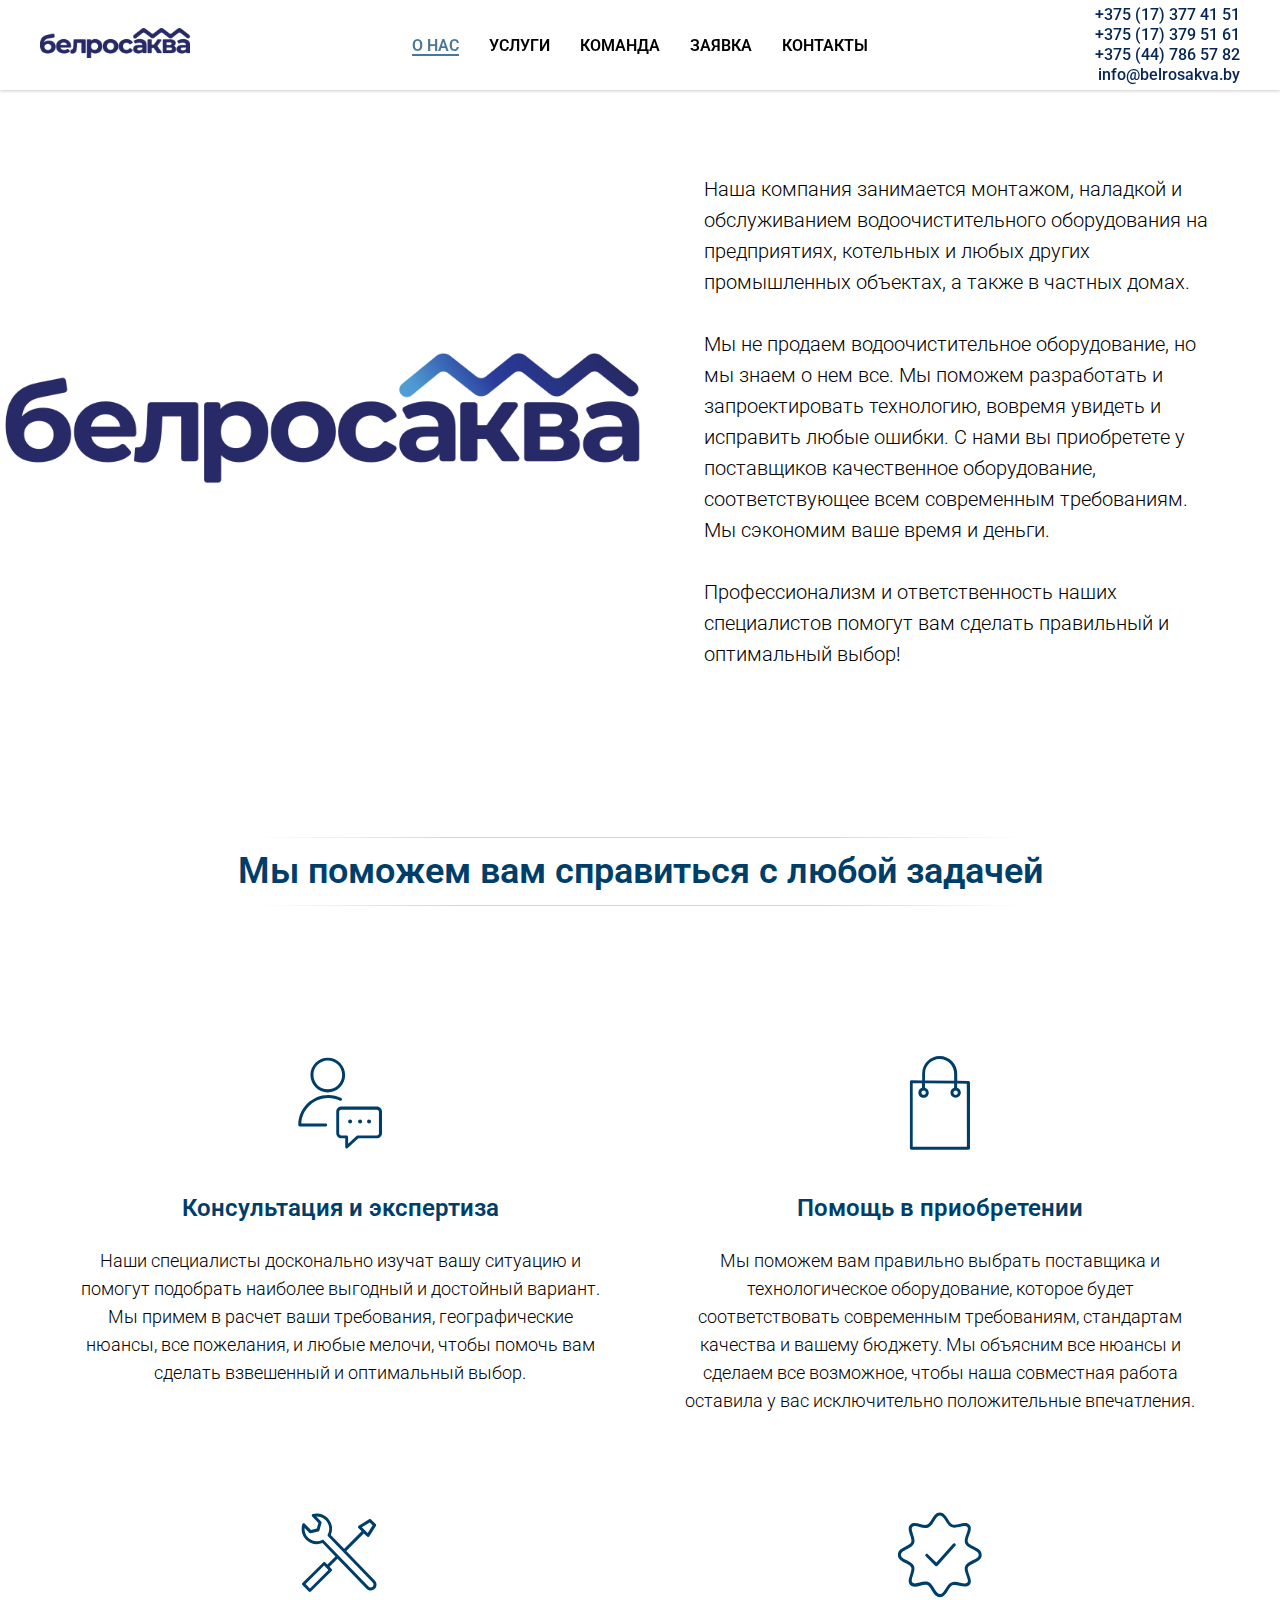
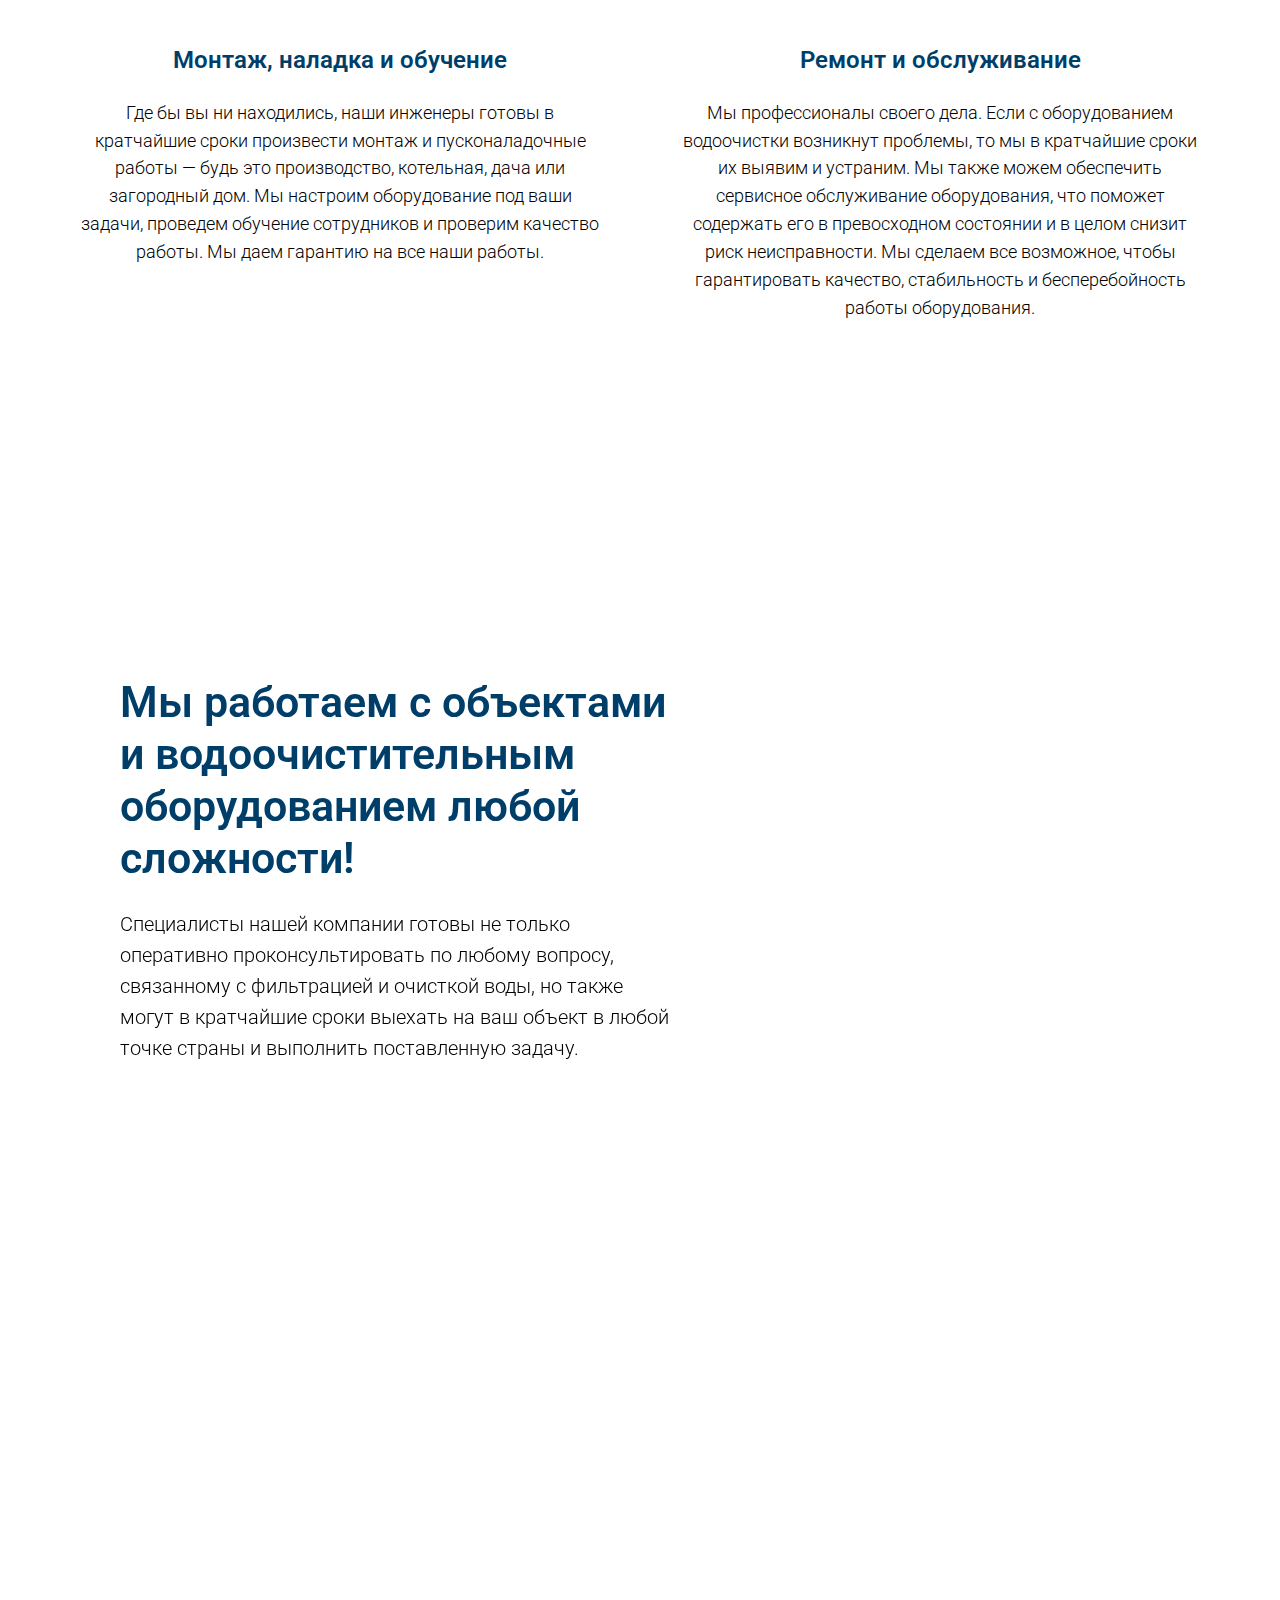
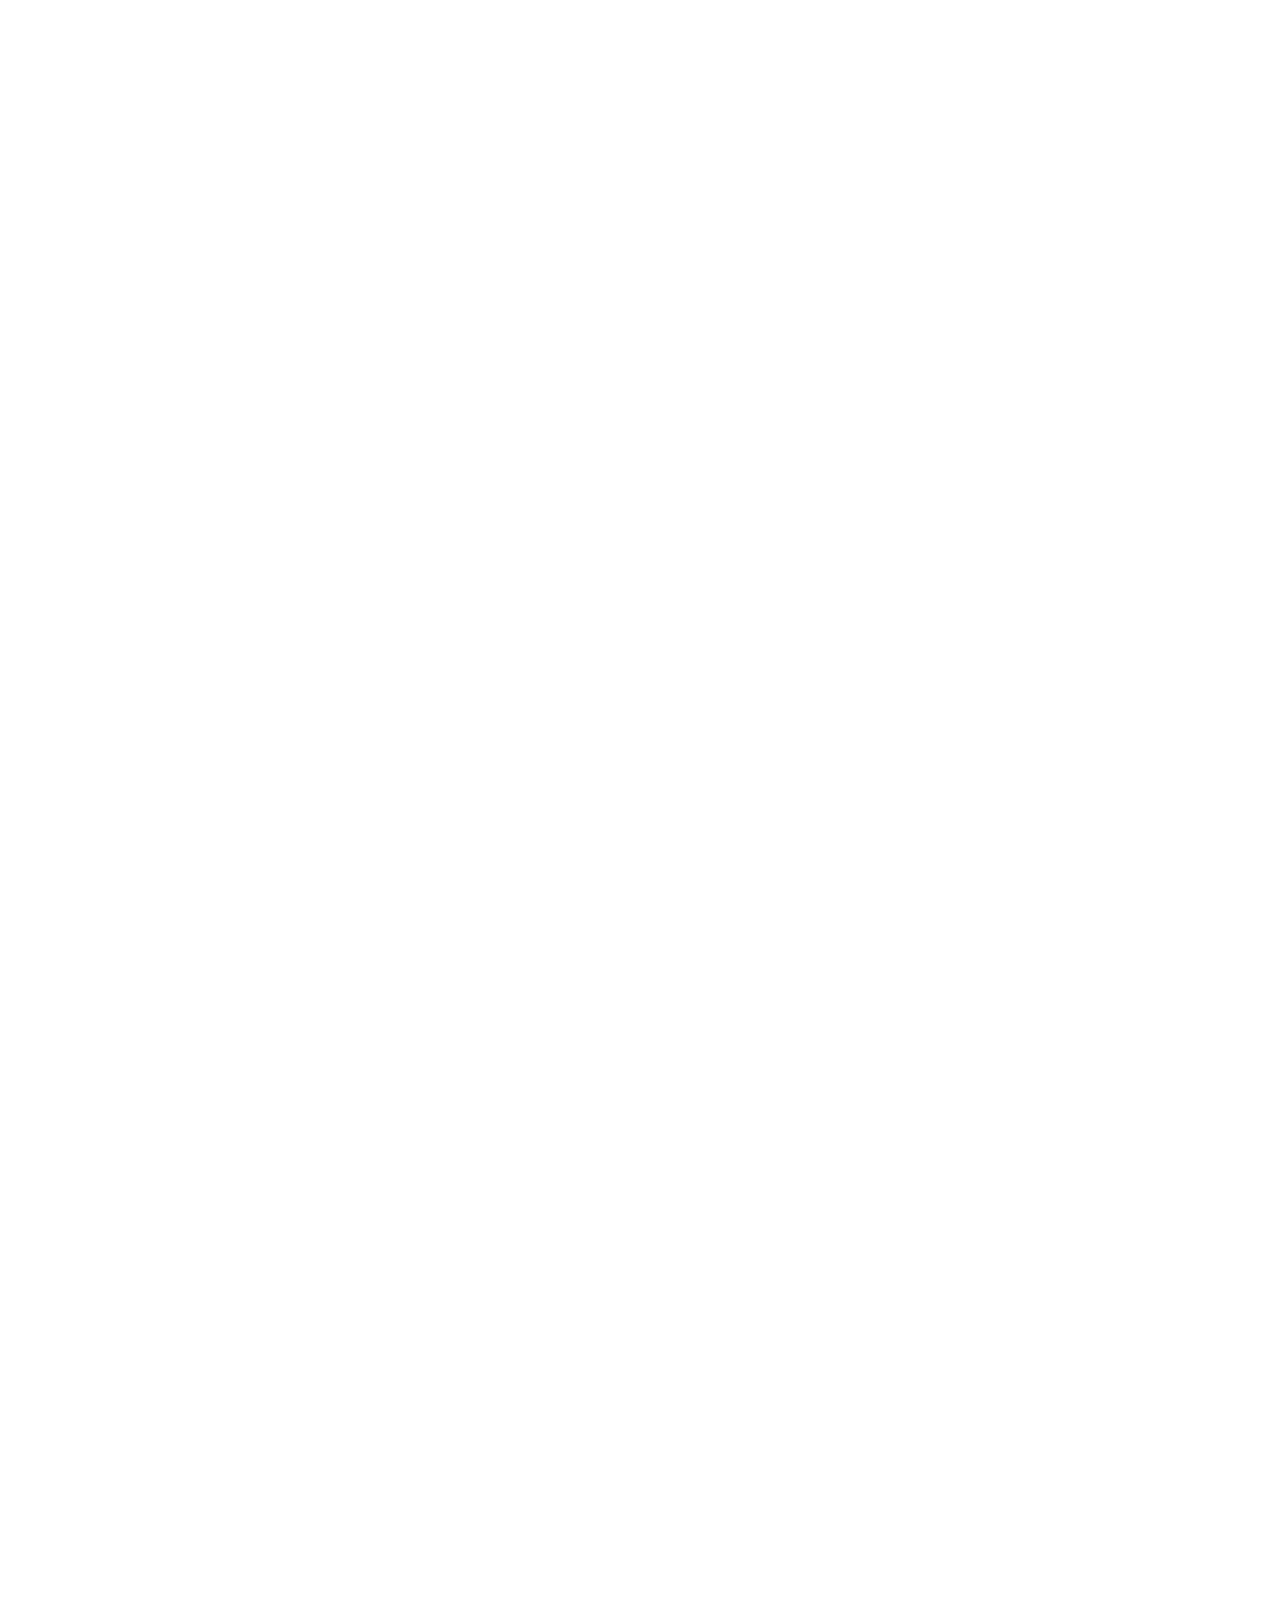
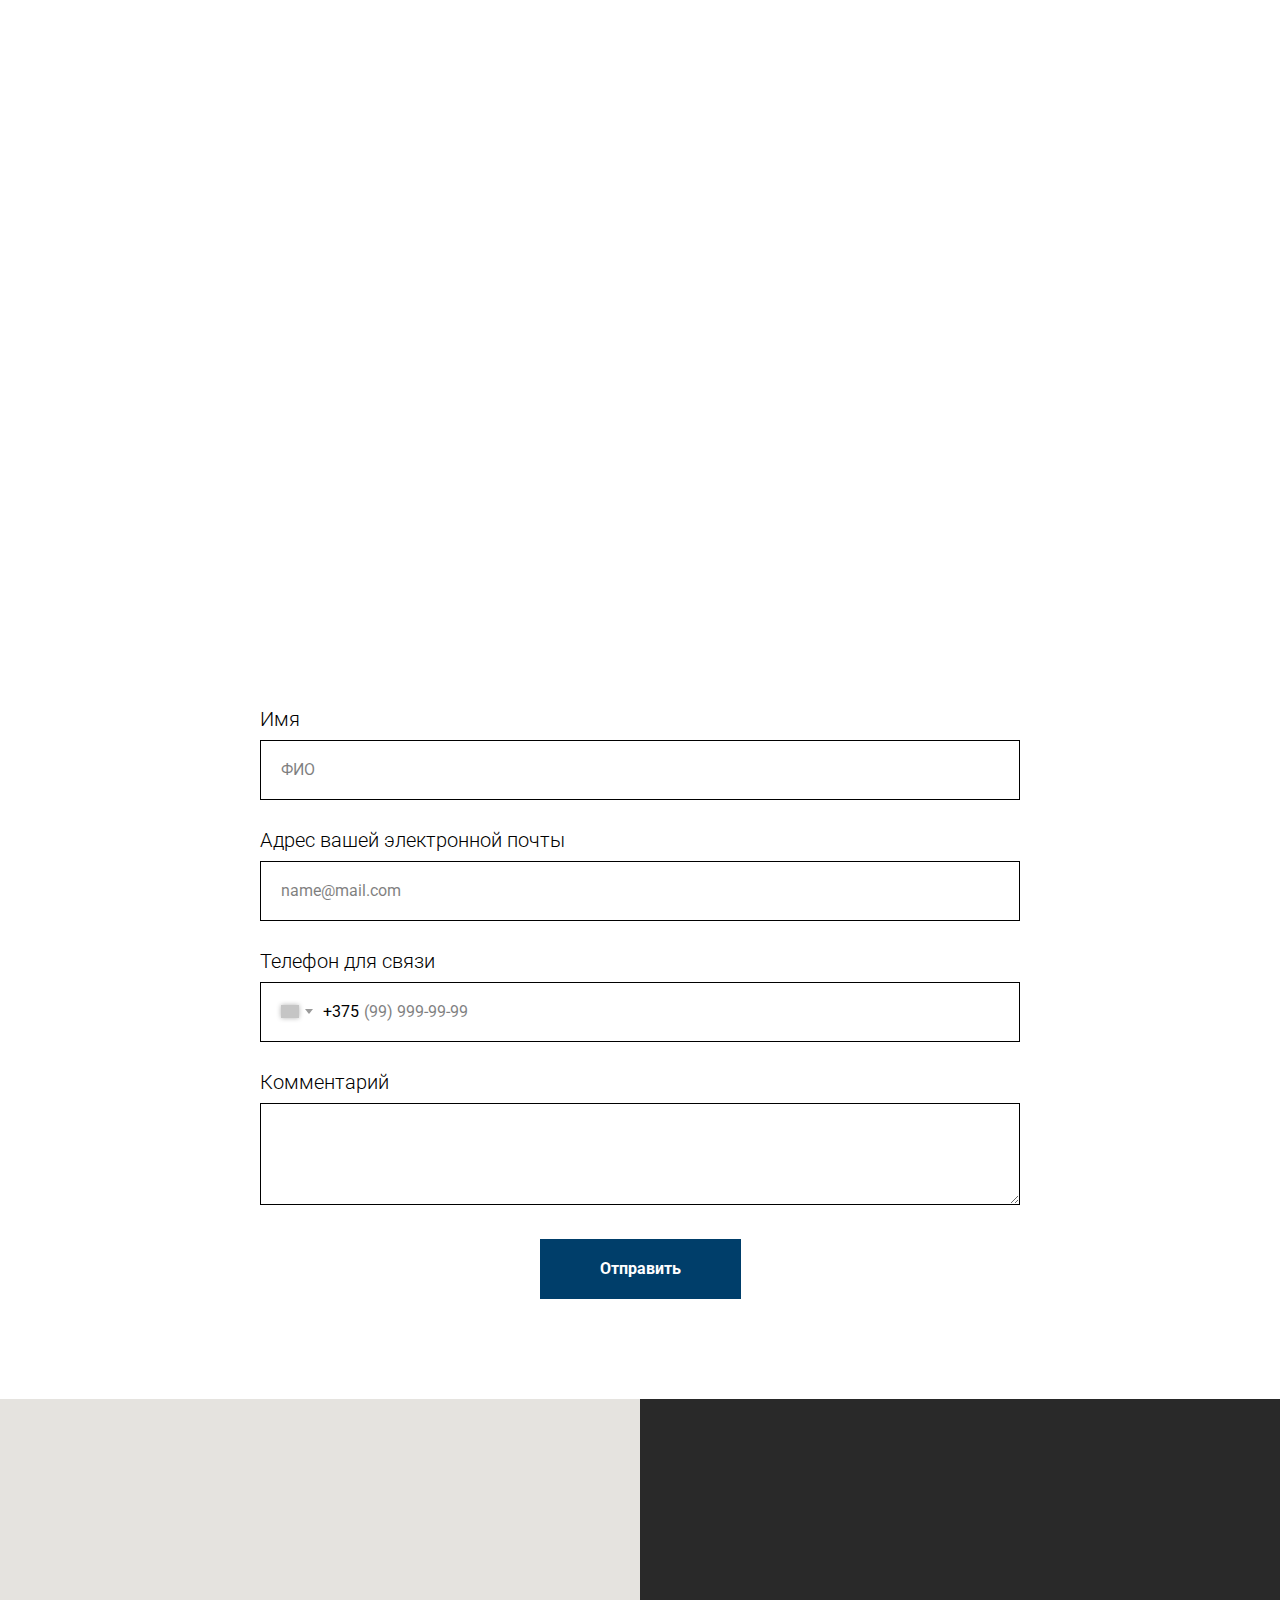
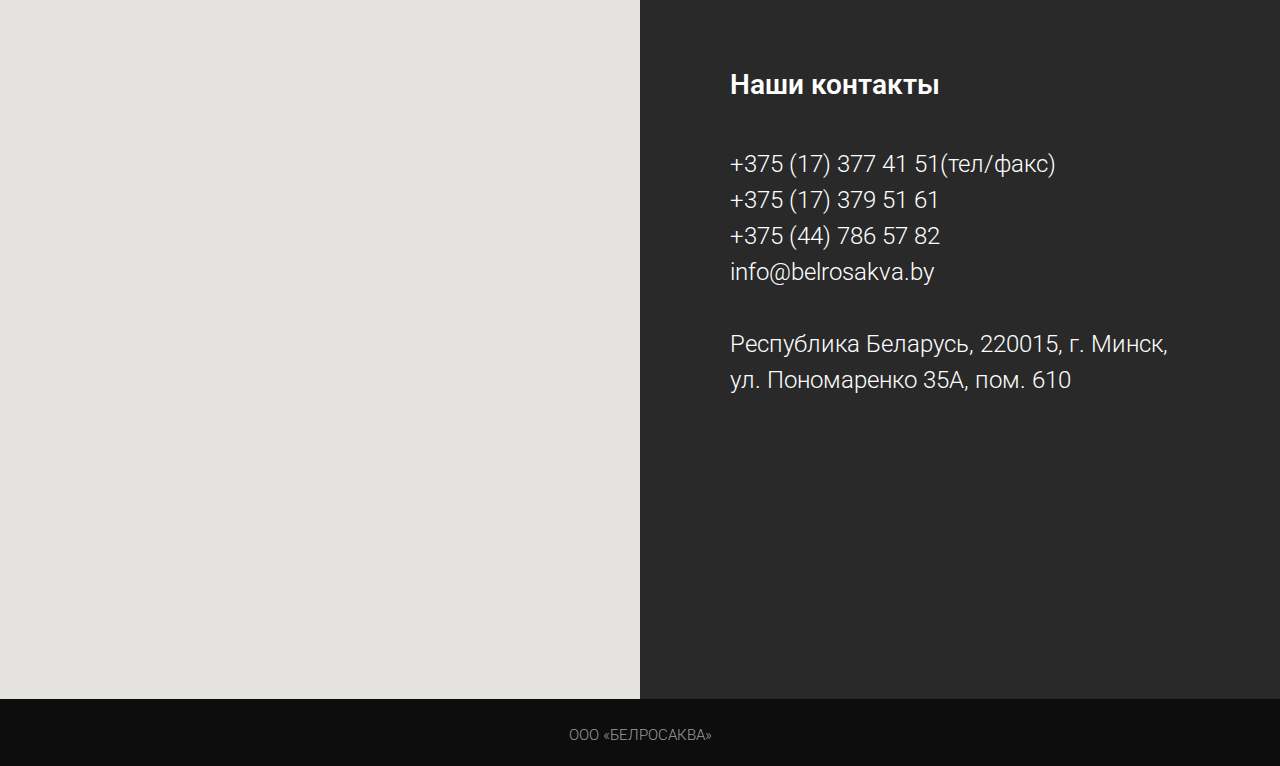
<file: index.html>
<!DOCTYPE html> <html> <head> <meta charset="utf-8" /> <meta http-equiv="Content-Type" content="text/html; charset=utf-8" /> <meta name="viewport" content="width=device-width, initial-scale=1.0" /> <!--metatextblock--> <title>БЕЛРОСАКВА — Установка и обслуживание водоочистительного оборудования</title> <meta name="description" content="Мы занимаемся установкой и обслуживанием водоочистительного оборудования на предприятиях, котельных и любых других промышленных объектах, а также в частных домах. " /> <meta property="og:url" content="http://belrosakva.by" /> <meta property="og:title" content="БЕЛРОСАКВА — Установка и обслуживание водоочистительного оборудования" /> <meta property="og:description" content="Мы занимаемся установкой и обслуживанием водоочистительного оборудования на предприятиях, котельных и любых других промышленных объектах, а также в частных домах. " /> <meta property="og:type" content="website" /> <meta property="og:image" content="images/tild3632-6239-4563-b762-373736623061__thumbnail.png" /> <link rel="canonical" href="http://belrosakva.by"> <!--/metatextblock--> <meta name="format-detection" content="telephone=no" /> <meta http-equiv="x-dns-prefetch-control" content="on"> <link rel="dns-prefetch" href="https://ws.tildacdn.com">  <link rel="shortcut icon" href="images/tildafavicon.ico" type="image/x-icon" /> <!-- Assets --> <script src="https://neo.tildacdn.com/js/tilda-fallback-1.0.min.js" async charset="utf-8"></script> <link rel="stylesheet" href="css/tilda-grid-3.0.min.css" type="text/css" media="all" onerror="this.loaderr='y';"/> <link rel="stylesheet" href="css/tilda-blocks-page6309283.min.css?t=1734887670" type="text/css" media="all" onerror="this.loaderr='y';" /> <link rel="preconnect" href="https://fonts.gstatic.com"> <link href="https://fonts.googleapis.com/css2?family=Roboto:wght@300;400;500;700&subset=latin,cyrillic" rel="stylesheet"> <link rel="stylesheet" href="css/tilda-cards-1.0.min.css" type="text/css" media="all" onerror="this.loaderr='y';" /> <link rel="stylesheet" href="css/tilda-forms-1.0.min.css" type="text/css" media="all" onerror="this.loaderr='y';" /> <script nomodule src="js/tilda-polyfill-1.0.min.js" charset="utf-8"></script> <script type="text/javascript">function t_onReady(func) {if(document.readyState!='loading') {func();} else {document.addEventListener('DOMContentLoaded',func);}}
function t_onFuncLoad(funcName,okFunc,time) {if(typeof window[funcName]==='function') {okFunc();} else {setTimeout(function() {t_onFuncLoad(funcName,okFunc,time);},(time||100));}}function t_throttle(fn,threshhold,scope) {return function() {fn.apply(scope||this,arguments);};}</script> <script src="js/tilda-scripts-3.0.min.js" charset="utf-8" defer onerror="this.loaderr='y';"></script> <script src="js/tilda-blocks-page6309283.min.js?t=1734887670" charset="utf-8" async onerror="this.loaderr='y';"></script> <script src="js/lazyload-1.3.min.export.js" charset="utf-8" async onerror="this.loaderr='y';"></script> <script src="js/tilda-menu-1.0.min.js" charset="utf-8" async onerror="this.loaderr='y';"></script> <script src="js/tilda-cards-1.0.min.js" charset="utf-8" async onerror="this.loaderr='y';"></script> <script src="js/tilda-zero-1.1.min.js" charset="utf-8" async onerror="this.loaderr='y';"></script> <script src="js/tilda-forms-1.0.min.js" charset="utf-8" async onerror="this.loaderr='y';"></script> <script src="js/tilda-map-1.0.min.js" charset="utf-8" async onerror="this.loaderr='y';"></script> <script src="js/tilda-skiplink-1.0.min.js" charset="utf-8" async onerror="this.loaderr='y';"></script> <script src="js/tilda-events-1.0.min.js" charset="utf-8" async onerror="this.loaderr='y';"></script> <script type="text/javascript">window.dataLayer=window.dataLayer||[];</script> <script type="text/javascript">(function() {if((/bot|google|yandex|baidu|bing|msn|duckduckbot|teoma|slurp|crawler|spider|robot|crawling|facebook/i.test(navigator.userAgent))===false&&typeof(sessionStorage)!='undefined'&&sessionStorage.getItem('visited')!=='y'&&document.visibilityState){var style=document.createElement('style');style.type='text/css';style.innerHTML='@media screen and (min-width: 980px) {.t-records {opacity: 0;}.t-records_animated {-webkit-transition: opacity ease-in-out .2s;-moz-transition: opacity ease-in-out .2s;-o-transition: opacity ease-in-out .2s;transition: opacity ease-in-out .2s;}.t-records.t-records_visible {opacity: 1;}}';document.getElementsByTagName('head')[0].appendChild(style);function t_setvisRecs(){var alr=document.querySelectorAll('.t-records');Array.prototype.forEach.call(alr,function(el) {el.classList.add("t-records_animated");});setTimeout(function() {Array.prototype.forEach.call(alr,function(el) {el.classList.add("t-records_visible");});sessionStorage.setItem("visited","y");},400);}
document.addEventListener('DOMContentLoaded',t_setvisRecs);}})();</script></head> <body class="t-body" style="margin:0;"> <!--allrecords--> <div id="allrecords" data-tilda-export="yes" class="t-records" data-hook="blocks-collection-content-node" data-tilda-project-id="1435730" data-tilda-page-id="6309283" data-tilda-formskey="2e07d67f9349da9a54f432fff0d484d7" data-tilda-lazy="yes" data-tilda-root-zone="one" data-tilda-ts="y"> <div id="rec111976122" class="r t-rec t-rec_pt_0 t-rec_pb_90" style="padding-top:0px;padding-bottom:90px; " data-animationappear="off" data-record-type="257"> <!-- T228 --> <div id="nav111976122marker"></div> <div class="tmenu-mobile"> <div class="tmenu-mobile__container"> <div class="tmenu-mobile__text t-name t-name_md" field="menu_mob_title">&nbsp;</div> <button type="button"
class="t-menuburger t-menuburger_first "
aria-label="Навигационное меню"
aria-expanded="false"> <span style="background-color:#fff;"></span> <span style="background-color:#fff;"></span> <span style="background-color:#fff;"></span> <span style="background-color:#fff;"></span> </button> <script>function t_menuburger_init(recid) {var rec=document.querySelector('#rec' + recid);if(!rec) return;var burger=rec.querySelector('.t-menuburger');if(!burger) return;var isSecondStyle=burger.classList.contains('t-menuburger_second');if(isSecondStyle&&!window.isMobile&&!('ontouchend' in document)) {burger.addEventListener('mouseenter',function() {if(burger.classList.contains('t-menuburger-opened')) return;burger.classList.remove('t-menuburger-unhovered');burger.classList.add('t-menuburger-hovered');});burger.addEventListener('mouseleave',function() {if(burger.classList.contains('t-menuburger-opened')) return;burger.classList.remove('t-menuburger-hovered');burger.classList.add('t-menuburger-unhovered');setTimeout(function() {burger.classList.remove('t-menuburger-unhovered');},300);});}
burger.addEventListener('click',function() {if(!burger.closest('.tmenu-mobile')&&!burger.closest('.t450__burger_container')&&!burger.closest('.t466__container')&&!burger.closest('.t204__burger')&&!burger.closest('.t199__js__menu-toggler')) {burger.classList.toggle('t-menuburger-opened');burger.classList.remove('t-menuburger-unhovered');}});var menu=rec.querySelector('[data-menu="yes"]');if(!menu) return;var menuLinks=menu.querySelectorAll('.t-menu__link-item');var submenuClassList=['t978__menu-link_hook','t978__tm-link','t966__tm-link','t794__tm-link','t-menusub__target-link'];Array.prototype.forEach.call(menuLinks,function(link) {link.addEventListener('click',function() {var isSubmenuHook=submenuClassList.some(function(submenuClass) {return link.classList.contains(submenuClass);});if(isSubmenuHook) return;burger.classList.remove('t-menuburger-opened');});});menu.addEventListener('clickedAnchorInTooltipMenu',function() {burger.classList.remove('t-menuburger-opened');});}
t_onReady(function() {t_onFuncLoad('t_menuburger_init',function(){t_menuburger_init('111976122');});});</script> <style>.t-menuburger{position:relative;flex-shrink:0;width:28px;height:20px;padding:0;border:none;background-color:transparent;outline:none;-webkit-transform:rotate(0deg);transform:rotate(0deg);transition:transform .5s ease-in-out;cursor:pointer;z-index:999;}.t-menuburger span{display:block;position:absolute;width:100%;opacity:1;left:0;-webkit-transform:rotate(0deg);transform:rotate(0deg);transition:.25s ease-in-out;height:3px;background-color:#000;}.t-menuburger span:nth-child(1){top:0px;}.t-menuburger span:nth-child(2),.t-menuburger span:nth-child(3){top:8px;}.t-menuburger span:nth-child(4){top:16px;}.t-menuburger__big{width:42px;height:32px;}.t-menuburger__big span{height:5px;}.t-menuburger__big span:nth-child(2),.t-menuburger__big span:nth-child(3){top:13px;}.t-menuburger__big span:nth-child(4){top:26px;}.t-menuburger__small{width:22px;height:14px;}.t-menuburger__small span{height:2px;}.t-menuburger__small span:nth-child(2),.t-menuburger__small span:nth-child(3){top:6px;}.t-menuburger__small span:nth-child(4){top:12px;}.t-menuburger-opened span:nth-child(1){top:8px;width:0%;left:50%;}.t-menuburger-opened span:nth-child(2){-webkit-transform:rotate(45deg);transform:rotate(45deg);}.t-menuburger-opened span:nth-child(3){-webkit-transform:rotate(-45deg);transform:rotate(-45deg);}.t-menuburger-opened span:nth-child(4){top:8px;width:0%;left:50%;}.t-menuburger-opened.t-menuburger__big span:nth-child(1){top:6px;}.t-menuburger-opened.t-menuburger__big span:nth-child(4){top:18px;}.t-menuburger-opened.t-menuburger__small span:nth-child(1),.t-menuburger-opened.t-menuburger__small span:nth-child(4){top:6px;}@media (hover),(min-width:0\0){.t-menuburger_first:hover span:nth-child(1){transform:translateY(1px);}.t-menuburger_first:hover span:nth-child(4){transform:translateY(-1px);}.t-menuburger_first.t-menuburger__big:hover span:nth-child(1){transform:translateY(3px);}.t-menuburger_first.t-menuburger__big:hover span:nth-child(4){transform:translateY(-3px);}}.t-menuburger_second span:nth-child(2),.t-menuburger_second span:nth-child(3){width:80%;left:20%;right:0;}@media (hover),(min-width:0\0){.t-menuburger_second.t-menuburger-hovered span:nth-child(2),.t-menuburger_second.t-menuburger-hovered span:nth-child(3){animation:t-menuburger-anim 0.3s ease-out normal forwards;}.t-menuburger_second.t-menuburger-unhovered span:nth-child(2),.t-menuburger_second.t-menuburger-unhovered span:nth-child(3){animation:t-menuburger-anim2 0.3s ease-out normal forwards;}}.t-menuburger_second.t-menuburger-opened span:nth-child(2),.t-menuburger_second.t-menuburger-opened span:nth-child(3){left:0;right:0;width:100%!important;}.t-menuburger_third span:nth-child(4){width:70%;left:unset;right:0;}@media (hover),(min-width:0\0){.t-menuburger_third:not(.t-menuburger-opened):hover span:nth-child(4){width:100%;}}.t-menuburger_third.t-menuburger-opened span:nth-child(4){width:0!important;right:50%;}.t-menuburger_fourth{height:12px;}.t-menuburger_fourth.t-menuburger__small{height:8px;}.t-menuburger_fourth.t-menuburger__big{height:18px;}.t-menuburger_fourth span:nth-child(2),.t-menuburger_fourth span:nth-child(3){top:4px;opacity:0;}.t-menuburger_fourth span:nth-child(4){top:8px;}.t-menuburger_fourth.t-menuburger__small span:nth-child(2),.t-menuburger_fourth.t-menuburger__small span:nth-child(3){top:3px;}.t-menuburger_fourth.t-menuburger__small span:nth-child(4){top:6px;}.t-menuburger_fourth.t-menuburger__small span:nth-child(2),.t-menuburger_fourth.t-menuburger__small span:nth-child(3){top:3px;}.t-menuburger_fourth.t-menuburger__small span:nth-child(4){top:6px;}.t-menuburger_fourth.t-menuburger__big span:nth-child(2),.t-menuburger_fourth.t-menuburger__big span:nth-child(3){top:6px;}.t-menuburger_fourth.t-menuburger__big span:nth-child(4){top:12px;}@media (hover),(min-width:0\0){.t-menuburger_fourth:not(.t-menuburger-opened):hover span:nth-child(1){transform:translateY(1px);}.t-menuburger_fourth:not(.t-menuburger-opened):hover span:nth-child(4){transform:translateY(-1px);}.t-menuburger_fourth.t-menuburger__big:not(.t-menuburger-opened):hover span:nth-child(1){transform:translateY(3px);}.t-menuburger_fourth.t-menuburger__big:not(.t-menuburger-opened):hover span:nth-child(4){transform:translateY(-3px);}}.t-menuburger_fourth.t-menuburger-opened span:nth-child(1),.t-menuburger_fourth.t-menuburger-opened span:nth-child(4){top:4px;}.t-menuburger_fourth.t-menuburger-opened span:nth-child(2),.t-menuburger_fourth.t-menuburger-opened span:nth-child(3){opacity:1;}@keyframes t-menuburger-anim{0%{width:80%;left:20%;right:0;}50%{width:100%;left:0;right:0;}100%{width:80%;left:0;right:20%;}}@keyframes t-menuburger-anim2{0%{width:80%;left:0;}50%{width:100%;right:0;left:0;}100%{width:80%;left:20%;right:0;}}</style> </div> </div> <style>.tmenu-mobile{background-color:#111;display:none;width:100%;top:0;z-index:990;}.tmenu-mobile_positionfixed{position:fixed;}.tmenu-mobile__text{color:#fff;}.tmenu-mobile__container{min-height:64px;padding:20px;position:relative;box-sizing:border-box;display:-webkit-flex;display:-ms-flexbox;display:flex;-webkit-align-items:center;-ms-flex-align:center;align-items:center;-webkit-justify-content:space-between;-ms-flex-pack:justify;justify-content:space-between;}.tmenu-mobile__list{display:block;}.tmenu-mobile__burgerlogo{display:inline-block;font-size:24px;font-weight:400;white-space:nowrap;vertical-align:middle;}.tmenu-mobile__imglogo{height:auto;display:block;max-width:300px!important;box-sizing:border-box;padding:0;margin:0 auto;}@media screen and (max-width:980px){.tmenu-mobile__menucontent_hidden{display:none;height:100%;}.tmenu-mobile{display:block;}}@media screen and (max-width:980px){#rec111976122 .t-menuburger{-webkit-order:1;-ms-flex-order:1;order:1;}}</style> <style> #rec111976122 .tmenu-mobile__burgerlogo a{color:#003e6a;font-weight:600;}</style> <style> #rec111976122 .tmenu-mobile__burgerlogo__title{color:#003e6a;font-weight:600;}</style> <div id="nav111976122" class="t228 t228__positionfixed tmenu-mobile__menucontent_hidden" style="background-color: rgba(255,255,255,0.95); height:90px; " data-bgcolor-hex="#ffffff" data-bgcolor-rgba="rgba(255,255,255,0.95)" data-navmarker="nav111976122marker" data-appearoffset="" data-bgopacity-two="" data-menushadow="20" data-menushadow-css="" data-bgopacity="0.95" data-menu-items-align="center" data-menu="yes"> <div class="t228__maincontainer " style="height:90px;"> <div class="t228__padding40px"></div> <div class="t228__leftside"> <div class="t228__leftcontainer"> <img class="t228__imglogo t228__imglogomobile"
src="images/tild3136-6636-4735-a133-653665356364__belrosakva_mono3x.png"
imgfield="img"
style="max-width: 150px; width: 150px; min-width: 150px; height: auto; display: block;"
alt="БЕЛРОСАКВА"> </div> </div> <div class="t228__centerside "> <nav class="t228__centercontainer"> <ul role="list" class="t228__list t-menu__list t228__list_hidden"> <li class="t228__list_item"
style="padding:0 15px 0 0;"> <a class="t-menu__link-item"
href="#about" data-menu-submenu-hook="" data-menu-item-number="1">
О нас
</a> </li> <li class="t228__list_item"
style="padding:0 15px;"> <a class="t-menu__link-item"
href="#services" data-menu-submenu-hook="" data-menu-item-number="2">
Услуги
</a> </li> <li class="t228__list_item"
style="padding:0 15px;"> <a class="t-menu__link-item"
href="#team" data-menu-submenu-hook="" data-menu-item-number="3">
Команда
</a> </li> <li class="t228__list_item"
style="padding:0 15px;"> <a class="t-menu__link-item"
href="#order" data-menu-submenu-hook="" data-menu-item-number="4">
Заявка
</a> </li> <li class="t228__list_item"
style="padding:0 0 0 15px;"> <a class="t-menu__link-item"
href="#contacts" data-menu-submenu-hook="" data-menu-item-number="5">
Контакты
</a> </li> </ul> </nav> </div> <div class="t228__rightside"> <div class="t228__rightcontainer"> <div class="t228__right_descr"><div style="font-size: 16px; line-height: 20px;" data-customstyle="yes"><a href="tel:375173774151" style="color: rgb(5, 37, 85); border-bottom-color: rgb(5, 37, 85); border-bottom-style: solid; box-shadow: none; text-decoration: none; font-weight: 500;">+375 (17) 377 41 51</a><br /><a href="tel:375173795161" style="color: rgb(5, 37, 85); border-bottom-color: rgb(5, 37, 85); border-bottom-style: solid; box-shadow: none; text-decoration: none; font-weight: 500;">+375 (17) 379 51 61</a><br /><a href="tel:375447865782" style="color: rgb(5, 37, 85); border-bottom-color: rgb(5, 37, 85); border-bottom-style: solid; box-shadow: none; text-decoration: none; font-weight: 500;">+375 (44) 786 57 82</a><br /><a href="mailto:info@belrosakva.by" style="color: rgb(5, 37, 85); border-bottom-color: rgb(5, 37, 85); border-bottom-style: solid; box-shadow: none; text-decoration: none; font-weight: 500;">info@belrosakva.by</a></div></div> </div> </div> <div class="t228__padding40px"></div> </div> </div> <style>@media screen and (max-width:980px){#rec111976122 .t228__leftcontainer{padding:20px;}#rec111976122 .t228__imglogo{padding:20px 0;}#rec111976122 .t228{position:static;}}</style> <script>window.addEventListener('load',function() {t_onFuncLoad('t228_setWidth',function() {t228_setWidth('111976122');});});window.addEventListener('resize',t_throttle(function() {t_onFuncLoad('t228_setWidth',function() {t228_setWidth('111976122');});t_onFuncLoad('t_menu__setBGcolor',function() {t_menu__setBGcolor('111976122','.t228');});}));t_onReady(function() {t_onFuncLoad('t_menu__highlightActiveLinks',function() {t_menu__highlightActiveLinks('.t228__list_item a');});t_onFuncLoad('t_menu__findAnchorLinks',function() {t_menu__findAnchorLinks('111976122','.t228__list_item a');});t_onFuncLoad('t228__init',function() {t228__init('111976122');});t_onFuncLoad('t_menu__setBGcolor',function() {t_menu__setBGcolor('111976122','.t228');});t_onFuncLoad('t_menu__interactFromKeyboard',function() {t_menu__interactFromKeyboard('111976122');});t_onFuncLoad('t228_setWidth',function() {t228_setWidth('111976122');});t_onFuncLoad('t_menu__createMobileMenu',function() {t_menu__createMobileMenu('111976122','.t228');});});</script> <!--[if IE 8]> <style>#rec111976122 .t228{filter:progid:DXImageTransform.Microsoft.gradient(startColorStr='#D9ffffff',endColorstr='#D9ffffff');}</style> <![endif]--> <style>#rec111976122 .t-menu__link-item{-webkit-transition:color 0.3s ease-in-out,opacity 0.3s ease-in-out;transition:color 0.3s ease-in-out,opacity 0.3s ease-in-out;position:relative;}#rec111976122 .t-menu__link-item:not(.t-active):not(.tooltipstered)::after{content:'';position:absolute;left:0;bottom:20%;opacity:0;width:100%;height:100%;border-bottom:1px solid #003e6a;-webkit-box-shadow:inset 0px -1px 0px 0px #003e6a;-moz-box-shadow:inset 0px -1px 0px 0px #003e6a;box-shadow:inset 0px -1px 0px 0px #003e6a;-webkit-transition:all 0.3s ease;transition:all 0.3s ease;pointer-events:none;}#rec111976122 .t-menu__link-item.t-active:not(.t978__menu-link){color:#003e6a !important;font-weight:600 !important;}#rec111976122 .t-menu__link-item.t-active::after{content:'';position:absolute;left:0;-webkit-transition:all 0.3s ease;transition:all 0.3s ease;opacity:1;width:100%;height:100%;bottom:-1px;border-bottom:1px solid #003e6a;-webkit-box-shadow:inset 0px -1px 0px 0px #003e6a;-moz-box-shadow:inset 0px -1px 0px 0px #003e6a;box-shadow:inset 0px -1px 0px 0px #003e6a;}#rec111976122 .t-menu__link-item:not(.t-active):not(.tooltipstered):hover::after{opacity:1;bottom:-1px;}#rec111976122 .t-menu__link-item:not(.t-active):not(.tooltipstered):focus-visible::after{opacity:1;bottom:-1px;}@supports (overflow:-webkit-marquee) and (justify-content:inherit){#rec111976122 .t-menu__link-item,#rec111976122 .t-menu__link-item.t-active{opacity:1 !important;}}</style> <style> #rec111976122 .t228__leftcontainer a{color:#003e6a;font-weight:600;}#rec111976122 a.t-menu__link-item{color:#000000;font-weight:600;text-transform:uppercase;}#rec111976122 .t228__right_langs_lang a{color:#000000;font-weight:600;text-transform:uppercase;}#rec111976122 .t228__right_descr{font-size:18px;color:#000000;font-weight:400;}</style> <style> #rec111976122 .t228__logo{color:#003e6a;font-weight:600;}</style> <style>#rec111976122 .t228 {box-shadow:0px 1px 3px rgba(0,0,0,0.2);}</style> </div> <div id="rec111976126" class="r t-rec t-rec_pt_0" style="padding-top:0px; " data-record-type="215"> <a name="about" style="font-size:0;"></a> </div> <div id="rec113221954" class="r t-rec t-rec_pt_0 t-rec_pb_90" style="padding-top:0px;padding-bottom:90px; " data-animationappear="off" data-record-type="246"> <!-- T218 --> <div class="t218"> <div class="t218__blockimgmobile t218__blockimgmobile_padding-0" style="display:none;background-color:#ffffff;"> <img
src="images/tild6339-3332-4466-b932-646439353035__-__empty__1680x1680.png" data-original="images/tild6339-3332-4466-b932-646439353035__1680x1680.png"
class="t218__imgmobile t-img"
alt=""> </div> <table class="t218__blocktable" style="height:50vh;background-color:#ffffff;" data-height-correct-vh="yes"> <tr> <td class="t218__blockimg t-bgimg" data-original="images/tild6339-3332-4466-b932-646439353035__1680x1680.png"
bgimgfield="img"
style="background-image:url('images/tild6339-3332-4466-b932-646439353035__-__resizeb__20x__1680x1680.png');"
itemscope itemtype="http://schema.org/ImageObject"> <meta itemprop="image" content="images/tild6339-3332-4466-b932-646439353035__1680x1680.png"> </td> <td class="t218__blocktext"> <div class="t218__textwrapper"> <div class="t218__textfield t-text t-text_md" style="" field="text">Наша компания занимается монтажом, наладкой и обслуживанием водоочистительного оборудования на предприятиях, котельных и любых других промышленных объектах, а также в частных домах.<br /><br />Мы не продаем водоочистительное оборудование, но мы знаем о нем все. Мы поможем разработать и запроектировать технологию, вовремя увидеть и исправить любые ошибки. С нами вы приобретете у поставщиков качественное оборудование, соответствующее всем современным требованиям. Мы сэкономим ваше время и деньги.<br /><br />Профессионализм и ответственность наших специалистов помогут вам сделать правильный и оптимальный выбор!</div> </div> </td> </tr> </table> </div> </div> <div id="rec111976131" class="r t-rec" style=" " data-record-type="215"> <a name="services" style="font-size:0;"></a> </div> <div id="rec113223135" class="r t-rec t-rec_pt_0 t-rec_pb_0" style="padding-top:0px;padding-bottom:0px; " data-record-type="363"> <!-- T029 20 --> <div class="t029"> <div class="t029__container t-container"> <div class="t029__col t-col t-col_8"> <div class="t029__linewrapper" style="opacity:0.2;"> <div class="t029__opacity t029__opacity_left" style="background-image: -moz-linear-gradient(right, #003e6a, rgba(0,62,106, 0)); background-image: -webkit-linear-gradient(right, #003e6a, rgba(0,62,106, 0)); background-image: -o-linear-gradient(right, #003e6a, rgba(0,62,106, 0)); background-image: -ms-linear-gradient(right, #003e6a, rgba(0,62,106, 0));"></div> <div class="t-divider t029__line" style="background: #003e6a;"></div> <div class="t029__opacity t029__opacity_right" style="background-image: -moz-linear-gradient(left, #003e6a, rgba(0,62,106, 0)); background-image: -webkit-linear-gradient(left, #003e6a, rgba(0,62,106, 0)); background-image: -o-linear-gradient(left, #003e6a, rgba(0,62,106, 0)); background-image: -ms-linear-gradient(left, #003e6a, rgba(0,62,106, 0));"></div> </div> </div> </div> </div> </div> <div id="rec113223753" class="r t-rec t-rec_pt_0 t-rec_pb_0" style="padding-top:0px;padding-bottom:0px; " data-record-type="60"> <!-- T050 --> <div class="t050"> <div class="t-container t-align_center"> <div class="t-col t-col_10 t-prefix_1"> <div class="t050__title t-title t-title_xxl" field="title"><div style="font-size:36px;color:#003e6a;" data-customstyle="yes">Мы поможем вам справиться с любой задачей</div></div> </div> </div> </div> <style> #rec113223753 .t050__uptitle{text-transform:uppercase;}</style> </div> <div id="rec113223780" class="r t-rec t-rec_pt_0 t-rec_pb_30" style="padding-top:0px;padding-bottom:30px; " data-record-type="363"> <!-- T029 20 --> <div class="t029"> <div class="t029__container t-container"> <div class="t029__col t-col t-col_8"> <div class="t029__linewrapper" style="opacity:0.2;"> <div class="t029__opacity t029__opacity_left" style="background-image: -moz-linear-gradient(right, #003e6a, rgba(0,62,106, 0)); background-image: -webkit-linear-gradient(right, #003e6a, rgba(0,62,106, 0)); background-image: -o-linear-gradient(right, #003e6a, rgba(0,62,106, 0)); background-image: -ms-linear-gradient(right, #003e6a, rgba(0,62,106, 0));"></div> <div class="t-divider t029__line" style="background: #003e6a;"></div> <div class="t029__opacity t029__opacity_right" style="background-image: -moz-linear-gradient(left, #003e6a, rgba(0,62,106, 0)); background-image: -webkit-linear-gradient(left, #003e6a, rgba(0,62,106, 0)); background-image: -o-linear-gradient(left, #003e6a, rgba(0,62,106, 0)); background-image: -ms-linear-gradient(left, #003e6a, rgba(0,62,106, 0));"></div> </div> </div> </div> </div> </div> <div id="rec113217465" class="r t-rec t-rec_pt_0 t-rec_pb_90" style="padding-top:0px;padding-bottom:90px; " data-record-type="490"> <!-- t490 --> <div class="t490"> <div class="t-section__container t-container t-container_flex"> <div class="t-col t-col_12 "> <div
class="t-section__title t-title t-title_xs t-align_center t-margin_auto"
field="btitle"> <div style="font-size:36px;color:#003e6a;" data-customstyle="yes"></div> </div> </div> </div> <style>.t-section__descr {max-width:560px;}#rec113217465 .t-section__title {margin-bottom:105px;}#rec113217465 .t-section__descr {}@media screen and (max-width:960px) {#rec113217465 .t-section__title {margin-bottom:45px;}}</style> <div class="t490__container t-card__container t-container"> <div class="t-card__col t-card__col_withoutbtn t490__col t-col t-col_6 t-align_center t-item"> <img class="t490__img t-img"
src="images/tild3531-6532-4566-b838-386165613565__consultation.svg"
imgfield="li_img__1476968700508"
alt=""> <div class="t490__wrappercenter"> <div class="t-card__title t-heading t-heading_md" field="li_title__1476968700508">
Консультация и экспертиза
</div> <div class="t-card__descr t-descr t-descr_xs" field="li_descr__1476968700508"> <div style="font-size:18px;" data-customstyle="yes">Наши специалисты досконально изучат вашу ситуацию и помогут подобрать наиболее выгодный и достойный вариант. Мы примем в расчет ваши требования, географические нюансы, все пожелания, и любые мелочи, чтобы помочь вам сделать взвешенный и оптимальный выбор.</div> </div> <style> #rec113217465 .t-card__title{font-size:24px;color:#003e6a;}</style> </div> </div> <div class="t-card__col t-card__col_withoutbtn t490__col t-col t-col_6 t-align_center t-item"> <img class="t490__img t-img"
src="images/tild3234-6661-4963-b734-353365623933__purchaseassistance.svg"
imgfield="li_img__1476968722790"
alt=""> <div class="t490__wrappercenter"> <div class="t-card__title t-heading t-heading_md" field="li_title__1476968722790">
Помощь в приобретении
</div> <div class="t-card__descr t-descr t-descr_xs" field="li_descr__1476968722790"> <div style="font-size:18px;" data-customstyle="yes">Мы поможем вам правильно выбрать поставщика и технологическое оборудование, которое будет соответствовать современным требованиям, стандартам качества и вашему бюджету. Мы объясним все нюансы и сделаем все возможное, чтобы наша совместная работа оставила у вас исключительно положительные впечатления.</div> </div> <style> #rec113217465 .t-card__title{font-size:24px;color:#003e6a;}</style> </div> </div> <div class="t-clear t490__separator" style=""></div> <div class="t-card__col t-card__col_withoutbtn t490__col t-col t-col_6 t-align_center t-item"> <img class="t490__img t-img"
src="images/tild3331-3935-4830-b766-306436666133__installation.svg"
imgfield="li_img__1476968690512"
alt=""> <div class="t490__wrappercenter"> <div class="t-card__title t-heading t-heading_md" field="li_title__1476968690512">
Монтаж, наладка и обучение
</div> <div class="t-card__descr t-descr t-descr_xs" field="li_descr__1476968690512"> <div style="font-size:18px;" data-customstyle="yes">Где бы вы ни находились, наши инженеры готовы в кратчайшие сроки произвести монтаж и пусконаладочные работы — будь это производство, котельная, дача или загородный дом. Мы настроим оборудование под ваши задачи, проведем обучение сотрудников и проверим качество работы. Мы даем гарантию на все наши работы.</div> </div> <style> #rec113217465 .t-card__title{font-size:24px;color:#003e6a;}</style> </div> </div> <div class="t-card__col t-card__col_withoutbtn t490__col t-col t-col_6 t-align_center t-item"> <img class="t490__img t-img"
src="images/tild3637-3338-4366-b133-316339653935__repairmaintenance.svg"
imgfield="li_img__1561749897299"
alt=""> <div class="t490__wrappercenter"> <div class="t-card__title t-heading t-heading_md" field="li_title__1561749897299">
Ремонт и обслуживание
</div> <div class="t-card__descr t-descr t-descr_xs" field="li_descr__1561749897299"> <div style="font-size:18px;" data-customstyle="yes">Мы профессионалы своего дела. Если с оборудованием водоочистки возникнут проблемы, то мы в кратчайшие сроки их выявим и устраним. Мы также можем обеспечить сервисное обслуживание оборудования, что поможет содержать его в превосходном состоянии и в целом снизит риск неисправности. Мы сделаем все возможное, чтобы гарантировать качество, стабильность и бесперебойность работы оборудования.</div> </div> <style> #rec113217465 .t-card__title{font-size:24px;color:#003e6a;}</style> </div> </div> </div> </div> <script>t_onReady(function() {t_onFuncLoad('t490_init',function() {t490_init('113217465');});});</script> </div> <div id="rec113281912" class="r t-rec t-rec_pt_60 t-rec_pb_0" style="padding-top:60px;padding-bottom:0px; " data-record-type="363"> <!-- T029 20 --> <div class="t029"> <div class="t029__container t-container"> <div class="t029__col t-col t-col_8"> <div class="t029__linewrapper" style="opacity:0.2;"> <div class="t029__opacity t029__opacity_left" style="background-image: -moz-linear-gradient(right, #003e6a, rgba(0,62,106, 0)); background-image: -webkit-linear-gradient(right, #003e6a, rgba(0,62,106, 0)); background-image: -o-linear-gradient(right, #003e6a, rgba(0,62,106, 0)); background-image: -ms-linear-gradient(right, #003e6a, rgba(0,62,106, 0));"></div> <div class="t-divider t029__line" style="background: #003e6a;"></div> <div class="t029__opacity t029__opacity_right" style="background-image: -moz-linear-gradient(left, #003e6a, rgba(0,62,106, 0)); background-image: -webkit-linear-gradient(left, #003e6a, rgba(0,62,106, 0)); background-image: -o-linear-gradient(left, #003e6a, rgba(0,62,106, 0)); background-image: -ms-linear-gradient(left, #003e6a, rgba(0,62,106, 0));"></div> </div> </div> </div> </div> </div> <div id="rec113223472" class="r t-rec t-rec_pt_0 t-rec_pb_0" style="padding-top:0px;padding-bottom:0px; " data-record-type="60"> <!-- T050 --> <div class="t050"> <div class="t-container t-align_center"> <div class="t-col t-col_10 t-prefix_1"> <div class="t050__title t-title t-title_xxl" field="title"><div style="font-size:36px;color:#003e6a;" data-customstyle="yes">Мы не боимся трудностей</div></div> </div> </div> </div> <style> #rec113223472 .t050__uptitle{text-transform:uppercase;}</style> </div> <div id="rec113281919" class="r t-rec t-rec_pt_0 t-rec_pb_30" style="padding-top:0px;padding-bottom:30px; " data-record-type="363"> <!-- T029 20 --> <div class="t029"> <div class="t029__container t-container"> <div class="t029__col t-col t-col_8"> <div class="t029__linewrapper" style="opacity:0.2;"> <div class="t029__opacity t029__opacity_left" style="background-image: -moz-linear-gradient(right, #003e6a, rgba(0,62,106, 0)); background-image: -webkit-linear-gradient(right, #003e6a, rgba(0,62,106, 0)); background-image: -o-linear-gradient(right, #003e6a, rgba(0,62,106, 0)); background-image: -ms-linear-gradient(right, #003e6a, rgba(0,62,106, 0));"></div> <div class="t-divider t029__line" style="background: #003e6a;"></div> <div class="t029__opacity t029__opacity_right" style="background-image: -moz-linear-gradient(left, #003e6a, rgba(0,62,106, 0)); background-image: -webkit-linear-gradient(left, #003e6a, rgba(0,62,106, 0)); background-image: -o-linear-gradient(left, #003e6a, rgba(0,62,106, 0)); background-image: -ms-linear-gradient(left, #003e6a, rgba(0,62,106, 0));"></div> </div> </div> </div> </div> </div> <div id="rec113279119" class="r t-rec t-rec_pt_0 t-rec_pb_90" style="padding-top:0px;padding-bottom:90px; " data-animationappear="off" data-record-type="396"> <!-- T396 --> <style>#rec113279119 .t396__artboard {height:550px;background-color:#ffffff;}#rec113279119 .t396__filter {height:550px;}#rec113279119 .t396__carrier{height:550px;background-position:center center;background-attachment:scroll;background-size:cover;background-repeat:no-repeat;}@media screen and (max-width:1199px) {#rec113279119 .t396__artboard,#rec113279119 .t396__filter,#rec113279119 .t396__carrier {height:450px;}#rec113279119 .t396__filter {}#rec113279119 .t396__carrier {background-attachment:scroll;}}@media screen and (max-width:959px) {#rec113279119 .t396__artboard,#rec113279119 .t396__filter,#rec113279119 .t396__carrier {height:410px;}#rec113279119 .t396__filter {}#rec113279119 .t396__carrier {background-attachment:scroll;}}@media screen and (max-width:639px) {#rec113279119 .t396__artboard,#rec113279119 .t396__filter,#rec113279119 .t396__carrier {height:470px;}#rec113279119 .t396__filter {}#rec113279119 .t396__carrier {background-attachment:scroll;}}@media screen and (max-width:479px) {#rec113279119 .t396__artboard,#rec113279119 .t396__filter,#rec113279119 .t396__carrier {height:450px;}#rec113279119 .t396__filter {}#rec113279119 .t396__carrier {background-attachment:scroll;}}#rec113279119 .tn-elem[data-elem-id="1470209944682"]{color:#000000;z-index:2;top:540px;left:calc(50% - 600px + 530px);width:660px;height:auto;}#rec113279119 .tn-elem[data-elem-id="1470209944682"] .tn-atom{color:#000000;font-size:100px;font-family:'Arial',Arial,sans-serif;line-height:0.95;font-weight:700;background-position:center center;border-color:transparent ;border-style:solid;}@media screen and (max-width:1199px) {}@media screen and (max-width:959px) {}@media screen and (max-width:639px) {}@media screen and (max-width:479px) {}#rec113279119 .tn-elem[data-elem-id="1561809599096"]{z-index:7;top:0px;left:calc(50% - 600px + 650px);width:530px;height:auto;}#rec113279119 .tn-elem[data-elem-id="1561809599096"] .tn-atom{background-position:center center;border-color:transparent ;border-style:solid;}@media screen and (max-width:1199px) {#rec113279119 .tn-elem[data-elem-id="1561809599096"] {top:40px;left:calc(50% - 480px + 560px);width:410px;height:auto;}}@media screen and (max-width:959px) {#rec113279119 .tn-elem[data-elem-id="1561809599096"] {top:550px;left:calc(50% - 320px + 90px);height:auto;}}@media screen and (max-width:639px) {#rec113279119 .tn-elem[data-elem-id="1561809599096"] {top:530px;left:calc(50% - 240px + 30px);height:auto;}}@media screen and (max-width:479px) {#rec113279119 .tn-elem[data-elem-id="1561809599096"] {top:470px;left:calc(50% - 160px + 30px);width:260px;height:auto;}}#rec113279119 .tn-elem[data-elem-id="1561809671891"]{color:#003e6a;z-index:8;top:80px;left:calc(50% - 600px + 80px);width:560px;height:auto;}#rec113279119 .tn-elem[data-elem-id="1561809671891"] .tn-atom{color:#003e6a;font-size:43px;font-family:'Roboto',Arial,sans-serif;line-height:1.2;font-weight:600;background-position:center center;border-color:transparent ;border-style:solid;}@media screen and (max-width:1199px) {#rec113279119 .tn-elem[data-elem-id="1561809671891"] {top:20px;left:calc(50% - 480px + 30px);height:auto;}}@media screen and (max-width:959px) {#rec113279119 .tn-elem[data-elem-id="1561809671891"] {top:20px;left:calc(50% - 320px + 40px);height:auto;}}@media screen and (max-width:639px) {#rec113279119 .tn-elem[data-elem-id="1561809671891"] {top:10px;left:calc(50% - 240px + 10px);width:460px;height:auto;}#rec113279119 .tn-elem[data-elem-id="1561809671891"] .tn-atom{font-size:42px;}}@media screen and (max-width:479px) {#rec113279119 .tn-elem[data-elem-id="1561809671891"] {top:10px;left:calc(50% - 160px + 10px);width:307px;height:auto;}#rec113279119 .tn-elem[data-elem-id="1561809671891"] .tn-atom{font-size:30px;}}#rec113279119 .tn-elem[data-elem-id="1561809929583"]{color:#000000;z-index:9;top:313px;left:calc(50% - 600px + 80px);width:560px;height:auto;}#rec113279119 .tn-elem[data-elem-id="1561809929583"] .tn-atom{color:#000000;font-size:20px;font-family:'Roboto',Arial,sans-serif;line-height:1.55;font-weight:300;background-position:center center;border-color:transparent ;border-style:solid;}@media screen and (max-width:1199px) {#rec113279119 .tn-elem[data-elem-id="1561809929583"] {top:270px;left:calc(50% - 480px + 30px);height:auto;}}@media screen and (max-width:959px) {#rec113279119 .tn-elem[data-elem-id="1561809929583"] {top:250px;left:calc(50% - 320px + 40px);height:auto;}}@media screen and (max-width:639px) {#rec113279119 .tn-elem[data-elem-id="1561809929583"] {top:273px;left:calc(50% - 240px + 10px);width:450px;height:auto;}}@media screen and (max-width:479px) {#rec113279119 .tn-elem[data-elem-id="1561809929583"] {top:203px;left:calc(50% - 160px + 10px);width:290px;height:auto;}#rec113279119 .tn-elem[data-elem-id="1561809929583"] .tn-atom{font-size:18px;}}</style> <div class='t396'> <div class="t396__artboard" data-artboard-recid="113279119" data-artboard-screens="320,480,640,960,1200" data-artboard-height="550" data-artboard-valign="center" data-artboard-height-res-320="450" data-artboard-height-res-480="470" data-artboard-height-res-640="410" data-artboard-height-res-960="450"> <div class="t396__carrier" data-artboard-recid="113279119"></div> <div class="t396__filter" data-artboard-recid="113279119"></div> <div class='t396__elem tn-elem tn-elem__1132791191470209944682' data-elem-id='1470209944682' data-elem-type='text' data-field-top-value="540" data-field-left-value="530" data-field-width-value="660" data-field-axisy-value="top" data-field-axisx-value="left" data-field-container-value="grid" data-field-topunits-value="" data-field-leftunits-value="" data-field-heightunits-value="" data-field-widthunits-value=""> <div class='tn-atom'field='tn_text_1470209944682'></div> </div> <div class='t396__elem tn-elem tn-elem__1132791191561809599096' data-elem-id='1561809599096' data-elem-type='image' data-field-top-value="0" data-field-left-value="650" data-field-width-value="530" data-field-axisy-value="top" data-field-axisx-value="left" data-field-container-value="grid" data-field-topunits-value="" data-field-leftunits-value="" data-field-heightunits-value="" data-field-widthunits-value="" data-field-filewidth-value="2000" data-field-fileheight-value="2000" data-field-top-res-320-value="470" data-field-left-res-320-value="30" data-field-width-res-320-value="260" data-field-top-res-480-value="530" data-field-left-res-480-value="30" data-field-top-res-640-value="550" data-field-left-res-640-value="90" data-field-top-res-960-value="40" data-field-left-res-960-value="560" data-field-width-res-960-value="410"> <div class='tn-atom'> <img class='tn-atom__img t-img' data-original='images/tild3162-3936-4534-a464-373362323134__water-treatment-basi.png' alt='' imgfield='tn_img_1561809599096' /> </div> </div> <div class='t396__elem tn-elem tn-elem__1132791191561809671891' data-elem-id='1561809671891' data-elem-type='text' data-field-top-value="80" data-field-left-value="80" data-field-width-value="560" data-field-axisy-value="top" data-field-axisx-value="left" data-field-container-value="grid" data-field-topunits-value="" data-field-leftunits-value="" data-field-heightunits-value="" data-field-widthunits-value="" data-field-top-res-320-value="10" data-field-left-res-320-value="10" data-field-width-res-320-value="307" data-field-top-res-480-value="10" data-field-left-res-480-value="10" data-field-width-res-480-value="460" data-field-top-res-640-value="20" data-field-left-res-640-value="40" data-field-top-res-960-value="20" data-field-left-res-960-value="30"> <div class='tn-atom'field='tn_text_1561809671891'>Мы работаем с объектами и водоочистительным оборудованием любой сложности!</div> </div> <div class='t396__elem tn-elem tn-elem__1132791191561809929583' data-elem-id='1561809929583' data-elem-type='text' data-field-top-value="313" data-field-left-value="80" data-field-width-value="560" data-field-axisy-value="top" data-field-axisx-value="left" data-field-container-value="grid" data-field-topunits-value="" data-field-leftunits-value="" data-field-heightunits-value="" data-field-widthunits-value="" data-field-top-res-320-value="203" data-field-left-res-320-value="10" data-field-width-res-320-value="290" data-field-top-res-480-value="273" data-field-left-res-480-value="10" data-field-width-res-480-value="450" data-field-top-res-640-value="250" data-field-left-res-640-value="40" data-field-top-res-960-value="270" data-field-left-res-960-value="30"> <div class='tn-atom'field='tn_text_1561809929583'>Специалисты нашей компании готовы не только оперативно проконсультировать по любому вопросу, связанному с фильтрацией и очисткой воды, но также могут в кратчайшие сроки выехать на ваш объект в любой точке страны и выполнить поставленную задачу.</div> </div> </div> </div> <script>t_onReady(function() {t_onFuncLoad('t396_init',function() {t396_init('113279119');});});</script> <!-- /T396 --> </div> <div id="rec113223330" class="r t-rec t-rec_pt_60 t-rec_pb_0" style="padding-top:60px;padding-bottom:0px; " data-record-type="363"> <!-- T029 20 --> <div class="t029"> <div class="t029__container t-container"> <div class="t029__col t-col t-col_8"> <div class="t029__linewrapper" style="opacity:0.2;"> <div class="t029__opacity t029__opacity_left" style="background-image: -moz-linear-gradient(right, #003e6a, rgba(0,62,106, 0)); background-image: -webkit-linear-gradient(right, #003e6a, rgba(0,62,106, 0)); background-image: -o-linear-gradient(right, #003e6a, rgba(0,62,106, 0)); background-image: -ms-linear-gradient(right, #003e6a, rgba(0,62,106, 0));"></div> <div class="t-divider t029__line" style="background: #003e6a;"></div> <div class="t029__opacity t029__opacity_right" style="background-image: -moz-linear-gradient(left, #003e6a, rgba(0,62,106, 0)); background-image: -webkit-linear-gradient(left, #003e6a, rgba(0,62,106, 0)); background-image: -o-linear-gradient(left, #003e6a, rgba(0,62,106, 0)); background-image: -ms-linear-gradient(left, #003e6a, rgba(0,62,106, 0));"></div> </div> </div> </div> </div> </div> <div id="rec113281868" class="r t-rec t-rec_pt_0 t-rec_pb_0" style="padding-top:0px;padding-bottom:0px; " data-record-type="60"> <!-- T050 --> <div class="t050"> <div class="t-container t-align_center"> <div class="t-col t-col_10 t-prefix_1"> <div class="t050__title t-title t-title_xxl" field="title"><div style="font-size:36px;color:#003e6a;" data-customstyle="yes">Мы гарантируем высокое качество наших услуг</div></div> </div> </div> </div> <style> #rec113281868 .t050__uptitle{text-transform:uppercase;}</style> </div> <div id="rec113223574" class="r t-rec t-rec_pt_0 t-rec_pb_30" style="padding-top:0px;padding-bottom:30px; " data-record-type="363"> <!-- T029 20 --> <div class="t029"> <div class="t029__container t-container"> <div class="t029__col t-col t-col_8"> <div class="t029__linewrapper" style="opacity:0.2;"> <div class="t029__opacity t029__opacity_left" style="background-image: -moz-linear-gradient(right, #003e6a, rgba(0,62,106, 0)); background-image: -webkit-linear-gradient(right, #003e6a, rgba(0,62,106, 0)); background-image: -o-linear-gradient(right, #003e6a, rgba(0,62,106, 0)); background-image: -ms-linear-gradient(right, #003e6a, rgba(0,62,106, 0));"></div> <div class="t-divider t029__line" style="background: #003e6a;"></div> <div class="t029__opacity t029__opacity_right" style="background-image: -moz-linear-gradient(left, #003e6a, rgba(0,62,106, 0)); background-image: -webkit-linear-gradient(left, #003e6a, rgba(0,62,106, 0)); background-image: -o-linear-gradient(left, #003e6a, rgba(0,62,106, 0)); background-image: -ms-linear-gradient(left, #003e6a, rgba(0,62,106, 0));"></div> </div> </div> </div> </div> </div> <div id="rec111976130" class="r t-rec t-rec_pt_0 t-rec_pb_90" style="padding-top:0px;padding-bottom:90px; " data-record-type="510"> <!-- t510 --> <div class="t510"> <div class="t-section__container t-container t-container_flex"> <div class="t-col t-col_12 "> <div
class="t-section__title t-title t-title_xs t-align_center t-margin_auto"
field="btitle"> <div style="font-size:36px;color:#003e6a;" data-customstyle="yes"></div> </div> </div> </div> <style>.t-section__descr {max-width:560px;}#rec111976130 .t-section__title {margin-bottom:90px;}#rec111976130 .t-section__descr {}@media screen and (max-width:960px) {#rec111976130 .t-section__title {margin-bottom:45px;}}</style> <ul role="list" class="t510__container t-container"> <li class="t-col t-col_8 t-prefix_2 t-item t-list__item"
style="margin-top:50px;"> <div class="t-cell t-valign_top"> <div class="t510__circle t-heading t-valign_top" style=" color:#003e6a;; border: 2px solid #003e6a; width:40px; height:40px; ">1</div> </div> <div class="t510__textwrapper t-cell t-valign_top" style="padding-left:30px;"> <div class="t-descr t-descr_sm" field="li_descr__1476966581869"><div style="font-size:20px;" data-customstyle="yes">Наладка, обслуживание и качественный ремонт станций обезжелезивания, установок умягчения и обратного осмоса независимо от производителя и поставщика оборудования, обеспечение эффективной эксплуатации данного оборудования и установок на предприятиях, котельных и других промышленных объектах, а также в частных домах.</div></div> </div> </li> <li class="t-col t-col_8 t-prefix_2 t-item t-list__item"
style="margin-top:50px;"> <div class="t-cell t-valign_top"> <div class="t510__circle t-heading t-valign_top" style=" color:#003e6a;; border: 2px solid #003e6a; width:40px; height:40px; ">2</div> </div> <div class="t510__textwrapper t-cell t-valign_top" style="padding-left:30px;"> <div class="t-descr t-descr_sm" field="li_descr__1476966593578">Обследование станций и систем очистки воды с выдачей заключения о возможности и целесообразности проведения ремонта и дальнейшей эксплуатации.</div> </div> </li> <li class="t-col t-col_8 t-prefix_2 t-item t-list__item"
style="margin-top:50px;"> <div class="t-cell t-valign_top"> <div class="t510__circle t-heading t-valign_top" style=" color:#003e6a;; border: 2px solid #003e6a; width:40px; height:40px; ">3</div> </div> <div class="t510__textwrapper t-cell t-valign_top" style="padding-left:30px;"> <div class="t-descr t-descr_sm" field="li_descr__1476966597622">Консультационная помощь в разработке и подготовке технического задания для осуществления закупки (тендера) станций обезжелезивания или отдельного оборудования подготовки воды.</div> </div> </li> <li class="t-col t-col_8 t-prefix_2 t-item t-list__item"
style="margin-top:50px;"> <div class="t-cell t-valign_top"> <div class="t510__circle t-heading t-valign_top" style=" color:#003e6a;; border: 2px solid #003e6a; width:40px; height:40px; ">4</div> </div> <div class="t510__textwrapper t-cell t-valign_top" style="padding-left:30px;"> <div class="t-descr t-descr_sm" field="li_descr__1561200639531">Квалифицированная помощь и практическая работа с генеральным проектировщиком и генподрядчиком по оптимальному подбору и внедрению технологии очистки воды и необходимости применения того или иного оборудования.</div> </div> </li> <li class="t-col t-col_8 t-prefix_2 t-item t-list__item"
style="margin-top:50px;"> <div class="t-cell t-valign_top"> <div class="t510__circle t-heading t-valign_top" style=" color:#003e6a;; border: 2px solid #003e6a; width:40px; height:40px; ">5</div> </div> <div class="t510__textwrapper t-cell t-valign_top" style="padding-left:30px;"> <div class="t-descr t-descr_sm" field="li_descr__1561200642464">Экспертная оценка и всесторонняя помощь в проведении проверки предложений на поставку оборудования на соответствие их техническому заданию, оптимальности технологии, требованиям СНиПов и другой НД.</div> </div> </li> <li class="t-col t-col_8 t-prefix_2 t-item t-list__item"
style="margin-top:50px;"> <div class="t-cell t-valign_top"> <div class="t510__circle t-heading t-valign_top" style=" color:#003e6a;; border: 2px solid #003e6a; width:40px; height:40px; ">6</div> </div> <div class="t510__textwrapper t-cell t-valign_top" style="padding-left:30px;"> <div class="t-descr t-descr_sm" field="li_descr__1561200644004">Непосредственное участие в работе комиссии по приемке в эксплуатацию технологического оборудования станций подготовки воды с целью всесторонней оценки и проверки выполнения поставщиком условий поставки в соответствии с техническим заданием, договорными обязательствами и соблюдении действующих нормативно — правовых актов.</div> </div> </li> </ul> </div> <style> #rec111976130 .t510__textwrapper .t-name{font-size:24px;color:#003e6a;}#rec111976130 .t510__textwrapper .t-descr{font-size:20px;}</style> </div> <div id="rec119390831" class="r t-rec t-rec_pt_0" style="padding-top:0px; " data-record-type="215"> <a name="team" style="font-size:0;"></a> </div> <div id="rec119459682" class="r t-rec t-rec_pt_60 t-rec_pb_0" style="padding-top:60px;padding-bottom:0px; " data-record-type="363"> <!-- T029 20 --> <div class="t029"> <div class="t029__container t-container"> <div class="t029__col t-col t-col_8"> <div class="t029__linewrapper" style="opacity:0.2;"> <div class="t029__opacity t029__opacity_left" style="background-image: -moz-linear-gradient(right, #003e6a, rgba(0,62,106, 0)); background-image: -webkit-linear-gradient(right, #003e6a, rgba(0,62,106, 0)); background-image: -o-linear-gradient(right, #003e6a, rgba(0,62,106, 0)); background-image: -ms-linear-gradient(right, #003e6a, rgba(0,62,106, 0));"></div> <div class="t-divider t029__line" style="background: #003e6a;"></div> <div class="t029__opacity t029__opacity_right" style="background-image: -moz-linear-gradient(left, #003e6a, rgba(0,62,106, 0)); background-image: -webkit-linear-gradient(left, #003e6a, rgba(0,62,106, 0)); background-image: -o-linear-gradient(left, #003e6a, rgba(0,62,106, 0)); background-image: -ms-linear-gradient(left, #003e6a, rgba(0,62,106, 0));"></div> </div> </div> </div> </div> </div> <div id="rec119459619" class="r t-rec t-rec_pt_0 t-rec_pb_0" style="padding-top:0px;padding-bottom:0px; " data-record-type="60"> <!-- T050 --> <div class="t050"> <div class="t-container t-align_center"> <div class="t-col t-col_10 t-prefix_1"> <div class="t050__title t-title t-title_xxl" field="title"><div style="font-size:36px;color:#003e6a;" data-customstyle="yes">Команда «БЕЛРОСАКВЫ»</div></div> </div> </div> </div> <style> #rec119459619 .t050__uptitle{text-transform:uppercase;}</style> </div> <div id="rec119459537" class="r t-rec t-rec_pt_0 t-rec_pb_30" style="padding-top:0px;padding-bottom:30px; " data-record-type="363"> <!-- T029 20 --> <div class="t029"> <div class="t029__container t-container"> <div class="t029__col t-col t-col_8"> <div class="t029__linewrapper" style="opacity:0.2;"> <div class="t029__opacity t029__opacity_left" style="background-image: -moz-linear-gradient(right, #003e6a, rgba(0,62,106, 0)); background-image: -webkit-linear-gradient(right, #003e6a, rgba(0,62,106, 0)); background-image: -o-linear-gradient(right, #003e6a, rgba(0,62,106, 0)); background-image: -ms-linear-gradient(right, #003e6a, rgba(0,62,106, 0));"></div> <div class="t-divider t029__line" style="background: #003e6a;"></div> <div class="t029__opacity t029__opacity_right" style="background-image: -moz-linear-gradient(left, #003e6a, rgba(0,62,106, 0)); background-image: -webkit-linear-gradient(left, #003e6a, rgba(0,62,106, 0)); background-image: -o-linear-gradient(left, #003e6a, rgba(0,62,106, 0)); background-image: -ms-linear-gradient(left, #003e6a, rgba(0,62,106, 0));"></div> </div> </div> </div> </div> </div> <div id="rec119391230" class="r t-rec t-rec_pt_0 t-rec_pb_90" style="padding-top:0px;padding-bottom:90px; " data-record-type="526"> <!-- t526 --> <div class="t526"> <div class="t-section__container t-container t-container_flex"> <div class="t-col t-col_12 "> <div
class="t-section__title t-title t-title_xs t-align_center t-margin_auto"
field="btitle"> <div style="font-size:36px;color:#003e6a;" data-customstyle="yes"></div> </div> <div
class="t-section__descr t-descr t-descr_xl t-align_center t-margin_auto"
field="bdescr"> <div style="font-size:20px;" data-customstyle="yes">Мы гордимся сотрудниками нашей компании, ведь у нас работают специалисты и эксперты с многолетним опытом и десятками успешно реализованных проектов за плечами.</div> </div> </div> </div> <style>.t-section__descr {max-width:560px;}#rec119391230 .t-section__title {margin-bottom:40px;}#rec119391230 .t-section__descr {margin-bottom:105px;}@media screen and (max-width:960px) {#rec119391230 .t-section__title {margin-bottom:20px;}#rec119391230 .t-section__descr {margin-bottom:45px;}}</style> <ul role="list" class="t526__container t-list__container_inrow3 t-container"> <li class="t526__col t-col t-col_4 t-list__item t-align_center t526__col-mobstyle"> <div class="t526__itemwrapper t526__itemwrapper_3"> <div class="t526__imgwrapper t-margin_auto" itemscope itemtype="http://schema.org/ImageObject"> <meta itemprop="image" content="images/tild3064-6232-4432-a536-316565366132__lb.png"> <div class="t526__bgimg t526__img_circle t-margin_auto t-bgimg" data-original="images/tild3064-6232-4432-a536-316565366132__lb.png"
bgimgfield="li_img__1478015636342"
style="background-image: url('images/tild3064-6232-4432-a536-316565366132__-__resizeb__20x__lb.png');"></div> </div> <div class="t526__wrappercenter"> <div class="t526__persname t-name t-name_lg t526__bottommargin_sm" field="li_persname__1478015636342">Леонид Бурак</div> <div class="t526__persdescr t-descr t-descr_xxs t526__bottommargin_lg" field="li_persdescr__1478015636342">Директор</div> <div class="t526__perstext t-text t-text_xs" field="li_text__1478015636342">Кандидат технических наук и доктор философии (PhD) в области пищевой технологии. У Леонида более 30 лет опыта работы на больших производствах, которые помогли ему понять и выработать верную концепцию организации водоочистки на предприятиях.</div> </div> </div> </li> <li class="t526__col t-col t-col_4 t-list__item t-align_center t526__col-mobstyle"> <div class="t526__itemwrapper t526__itemwrapper_3"> <div class="t526__imgwrapper t-margin_auto" itemscope itemtype="http://schema.org/ImageObject"> <meta itemprop="image" content="images/tild6335-6665-4830-a235-373866356630__av.png"> <div class="t526__bgimg t526__img_circle t-margin_auto t-bgimg" data-original="images/tild6335-6665-4830-a235-373866356630__av.png"
bgimgfield="li_img__1478015651388"
style="background-image: url('images/tild6335-6665-4830-a235-373866356630__-__resizeb__20x__av.png');"></div> </div> <div class="t526__wrappercenter"> <div class="t526__persname t-name t-name_lg t526__bottommargin_sm" field="li_persname__1478015651388">Алексей Востриков</div> <div class="t526__persdescr t-descr t-descr_xxs t526__bottommargin_lg" field="li_persdescr__1478015651388">Главный инженер</div> <div class="t526__perstext t-text t-text_xs" field="li_text__1478015651388">Инженер с золотыми руками. У Алексея более 12 лет опыта работы с оборудованием фильтрации и очистки воды любой сложности: настройка, установка и обслуживание. Он посвятил этому свою профессиональную жизнь и продолжает совершенствовать знания, чтобы оставаться лучшим в данной сфере.</div> </div> </div> </li> <li class="t526__col t-col t-col_4 t-list__item t-align_center t526__col-mobstyle"> <div class="t526__itemwrapper t526__itemwrapper_3"> <div class="t526__imgwrapper t-margin_auto" itemscope itemtype="http://schema.org/ImageObject"> <meta itemprop="image" content="images/tild6566-3661-4763-a432-656336313832__lk.png"> <div class="t526__bgimg t526__img_circle t-margin_auto t-bgimg" data-original="images/tild6566-3661-4763-a432-656336313832__lk.png"
bgimgfield="li_img__1478015661335"
style="background-image: url('images/tild6566-3661-4763-a432-656336313832__-__resizeb__20x__lk.png');"></div> </div> <div class="t526__wrappercenter"> <div class="t526__persname t-name t-name_lg t526__bottommargin_sm" field="li_persname__1478015661335">Лилия Калачик</div> <div class="t526__persdescr t-descr t-descr_xxs t526__bottommargin_lg" field="li_persdescr__1478015661335">Инженер лаборатории</div> <div class="t526__perstext t-text t-text_xs" field="li_text__1478015661335">Химик-технолог с более чем 20-летним опытом работы в сфере контроля качества воды. Лилия следила за соблюдением стандартов производства соков, напитков и минеральной воды, а сейчас помогает нашим клиентам проверить и убедиться, что они работают с водой нужного им качества.</div> </div> </div> </li> </ul> </div> <style>.t-persons-social-links{line-height:0px;}.t-persons-social-links__wrapper{display:-webkit-box;display:-ms-flexbox;display:flex;-webkit-box-align:center;-ms-flex-align:center;align-items:center;-ms-flex-wrap:wrap;flex-wrap:wrap;width:auto;}.t-persons-social-links{margin-top:15px;}.t-persons-social-links__item{padding:0px 4px;}.t-persons-social-links__item svg{width:20px;height:20px;}.t-persons-social-links__wrapper_round .t-persons-social-links__item svg{width:23px;height:23px;}.t-persons-social-links__item:first-child{padding-left:0px;}@media screen and (max-width:960px){.t-persons-social-links__item{margin-bottom:3px;}}@media screen and (max-width:640px){.t-persons-social-links{margin-top:13px;}.t-persons-social-links__item{padding:0px 3px;}.t-persons-social-links__item svg{width:17px;height:17px;}.t-persons-social-links__wrapper_round .t-persons-social-links__item svg{width:20px;height:20px;}}</style> <script>function t_social_init(recid,groupName) {var rec=document.getElementById('rec' + recid);if(!rec) return;var socialLinks=rec.querySelectorAll('.' + groupName + '-social-links');Array.prototype.forEach.call(socialLinks,function(link) {var socialAttr=link.getAttribute('data-social-links');var socialWrapper=link.querySelector('.' + groupName + '-social-links__wrapper');link.removeAttribute('data-social-links');if(socialAttr) {var dataLinks=socialAttr.split(',');if(dataLinks.length>7) {dataLinks=dataLinks.slice(0,7);}
Array.prototype.forEach.call(dataLinks,function(item) {t_social_add_item(item.trim(),socialWrapper,groupName);});}});}
function t_social_add_item(item,socialWrapper,groupName) {var fill=socialWrapper.getAttribute('data-social-color')||'#000000';var isRoundIcon=socialWrapper.classList.contains(groupName + '-social-links__wrapper_round');if(item.indexOf('tel:')!==-1) {var phone='<div class="' + groupName + '-social-links__item">';phone+='<a href="' + item + '" target="_blank">';if(isRoundIcon) {phone+='<svg role="presentation" class="' + groupName + '-social-links__svg" width="30" height="30" viewBox="0 0 100 100" fill="none" xmlns="http://www.w3.org/2000/svg"><path fill-rule="evenodd" clip-rule="evenodd" d="M50 100C77.6142 100 100 77.6142 100 50C100 22.3858 77.6142 0 50 0C22.3858 0 0 22.3858 0 50C0 77.6142 22.3858 100 50 100ZM32.3668 30.3616C33.8958 28.835 34.6798 28.1875 35.1534 28.0601C35.715 27.909 36.2052 28.0405 36.7168 28.4797C37.1497 28.8512 38.2438 29.9713 38.9927 30.8096C41.1931 33.2729 43.8747 36.6359 44.2503 37.4031C44.3639 37.6353 44.375 37.701 44.3558 38.0323C44.3204 38.643 44.196 38.8343 43.3793 39.5344C42.0767 40.6509 40.0803 42.739 39.3824 43.7149C38.9257 44.3535 38.9126 44.7536 39.3248 45.483C39.675 46.1027 41.378 48.345 42.5783 49.7667C44.5875 52.1467 46.9159 54.3696 49.1773 56.0669C50.8579 57.3283 53.2214 58.7821 54.8035 59.5275C55.9343 60.0603 56.2878 60.0303 57.0122 59.3401C57.7069 58.6782 58.5246 57.6102 59.8946 55.5759C60.3408 54.9132 60.7739 54.3136 60.857 54.2434C61.1104 54.0293 61.3967 53.9282 61.8141 53.9055C62.0813 53.891 62.2608 53.9062 62.4057 53.9555C62.6843 54.0504 63.4107 54.5045 66.36 56.4276C67.7285 57.32 69.2454 58.3032 69.7309 58.6125C72.4818 60.3651 72.7871 60.6005 72.9291 61.0781C73.1185 61.7157 72.9605 62.1254 72.063 63.3233C70.9487 64.8107 69.0734 66.8197 67.674 68.0252C66.5388 69.0032 65.0797 69.9865 63.6409 70.743L63.0188 71.0701L62.389 71.0696C60.5532 71.0685 58.822 70.7024 56.1724 69.7552C49.967 67.5366 44.465 64.2895 39.647 60.0025C38.7431 59.1981 36.6429 57.0816 35.8606 56.1866C33.2537 53.2039 31.2905 50.2948 29.5948 46.9021C28.373 44.4575 27.2502 41.6203 27.0609 40.4995C26.7835 38.8572 27.4592 36.7086 28.9757 34.4108C29.8832 33.0359 30.8773 31.8488 32.3668 30.3616V30.3616Z" fill="' + fill + '"/></svg>';} else {phone+='<svg role="presentation" class="' + groupName + '-social-links__svg" width="30" height="30" viewBox="0 0 100 100" fill="none" xmlns="http://www.w3.org/2000/svg"><path d="M79.6737 54.027C78.7931 54.027 77.8726 53.7468 76.992 53.5467C75.2103 53.1483 73.4583 52.6267 71.7488 51.9858C69.892 51.3103 67.851 51.3453 66.0185 52.0842C64.186 52.8231 62.6916 54.2137 61.8227 55.9882L60.9422 57.8293C57.0551 55.6248 53.4641 52.9349 50.2556 49.8244C47.1451 46.616 44.4552 43.025 42.2507 39.1379L44.0918 38.2974C45.8664 37.4285 47.2569 35.934 47.9958 34.1016C48.7347 32.2691 48.7698 30.2281 48.0943 28.3713C47.4587 26.6463 46.9372 24.8814 46.5333 23.088C46.3332 22.2075 46.1731 21.2869 46.053 20.4064C45.567 17.5871 44.0903 15.0341 41.889 13.2069C39.6876 11.3798 36.9062 10.3987 34.0457 10.4403H21.9983C20.3062 10.4381 18.6328 10.7935 17.0877 11.4832C15.5427 12.173 14.1608 13.1815 13.0328 14.4427C11.8814 15.7381 11.024 17.2675 10.5197 18.9256C10.0153 20.5838 9.87588 22.3315 10.111 24.0486C12.2867 40.7074 19.8978 56.183 31.7643 68.0756C43.657 79.9421 59.1325 87.5532 75.7913 89.7289C76.3109 89.7686 76.8327 89.7686 77.3522 89.7289C80.3037 89.7332 83.1534 88.6504 85.3572 86.6871C86.6183 85.559 87.6269 84.1772 88.3166 82.6321C89.0064 81.087 89.3618 79.4136 89.3596 77.7216V65.7142C89.338 62.9486 88.3624 60.2753 86.5977 58.1459C84.8329 56.0165 82.3871 54.5616 79.6737 54.027ZM81.6349 78.0417C81.6336 78.6003 81.5154 79.1523 81.2879 79.6624C81.0604 80.1725 80.7287 80.6294 80.3141 81.0036C79.8754 81.4032 79.3534 81.7003 78.7857 81.8734C78.2181 82.0465 77.6191 82.0911 77.032 82.0042C62.096 80.0535 48.2154 73.2468 37.5278 62.6323C26.8311 51.9356 19.9652 38.0067 17.9958 23.008C17.9089 22.421 17.9535 21.8219 18.1266 21.2543C18.2997 20.6867 18.5968 20.1646 18.9964 19.726C19.3752 19.3063 19.8385 18.9716 20.3559 18.744C20.8733 18.5163 21.433 18.4009 21.9983 18.4052H34.0057C34.9309 18.3825 35.8353 18.6813 36.5651 19.2505C37.2948 19.8197 37.8048 20.6242 38.0081 21.5271C38.0081 22.6077 38.3683 23.7284 38.6085 24.8091C39.0711 26.9058 39.6864 28.9659 40.4496 30.9729L34.8462 33.6145C33.883 34.0566 33.1346 34.8627 32.7649 35.8559C32.3646 36.8303 32.3646 37.9233 32.7649 38.8977C38.5252 51.2363 48.4435 61.1546 60.7821 66.9149C61.7565 67.3152 62.8495 67.3152 63.8239 66.9149C64.8171 66.5453 65.6232 65.7968 66.0653 64.8336L68.5869 59.2302C70.6518 59.9832 72.7644 60.5982 74.9107 61.0713C75.9514 61.3115 77.0721 61.5116 78.1527 61.6717C79.0556 61.875 79.8601 62.385 80.4293 63.1147C80.9985 63.8445 81.2973 64.7489 81.2746 65.6742L81.6349 78.0417ZM58.0204 10C57.0998 10 56.1392 10 55.2187 10C54.1571 10.0902 53.175 10.5984 52.4881 11.4129C51.8013 12.2273 51.4662 13.2811 51.5564 14.3427C51.6466 15.4042 52.1549 16.3864 52.9693 17.0732C53.7837 17.76 54.8376 18.0951 55.8991 18.0049H58.0204C64.3895 18.0049 70.4977 20.535 75.0014 25.0387C79.505 29.5423 82.0351 35.6505 82.0351 42.0196C82.0351 42.7401 82.0351 43.4205 82.0351 44.1409C81.9464 45.1968 82.28 46.2448 82.9627 47.0551C83.6455 47.8655 84.6217 48.372 85.6774 48.4636H85.9975C86.9995 48.4677 87.9665 48.0958 88.7076 47.4214C89.4487 46.747 89.9098 45.8193 90 44.8214C90 43.9008 90 42.9402 90 42.0196C90 33.5344 86.632 25.3962 80.6358 19.3925C74.6396 13.3888 66.5056 10.0106 58.0204 10V10ZM66.0253 42.0196C66.0253 43.0812 66.447 44.0992 67.1976 44.8498C67.9482 45.6004 68.9662 46.0221 70.0278 46.0221C71.0893 46.0221 72.1073 45.6004 72.8579 44.8498C73.6085 44.0992 74.0302 43.0812 74.0302 42.0196C74.0302 37.7736 72.3435 33.7014 69.341 30.699C66.3386 27.6966 62.2665 26.0098 58.0204 26.0098C56.9589 26.0098 55.9408 26.4315 55.1902 27.1821C54.4396 27.9327 54.0179 28.9508 54.0179 30.0123C54.0179 31.0738 54.4396 32.0918 55.1902 32.8424C55.9408 33.593 56.9589 34.0147 58.0204 34.0147C60.1434 34.0147 62.1795 34.8581 63.6807 36.3593C65.1819 37.8605 66.0253 39.8966 66.0253 42.0196Z" fill="' + fill + '"/></svg>';}
phone+='</a>';phone+='</div>';socialWrapper.insertAdjacentHTML('beforeend',phone);return;}
else if(item.indexOf('mailto:')!==-1) {var email='<div class="' + groupName + '-social-links__item">';email+='<a href="' + item + '" target="_blank">';if(isRoundIcon) {email+='<svg role="presentation" class="' + groupName + '-social-links__svg" width="30" height="30" viewBox="0 0 100 100" fill="none" xmlns="http://www.w3.org/2000/svg"><path fill-rule="evenodd" clip-rule="evenodd" d="M50 100c27.6142 0 50-22.3858 50-50S77.6142 0 50 0 0 22.3858 0 50s22.3858 50 50 50ZM26.2268 34.1813c.3042-.9738.9636-1.693 1.8568-2.0249l.4151-.1543 21.4794-.0018c21.3404-.0017 21.4819-.0009 21.8807.1335.9642.3248 1.6814 1.1482 1.9797 2.2727l.0944.3556-1.7711 1.2707c-2.462 1.7666-6.8447 4.9166-8.8523 6.3624-.925.6662-2.2783 1.639-3.0072 2.1619-2.1029 1.5081-4.2894 3.0785-5.891 4.2312-3.6493 2.6264-4.3577 3.1288-4.4113 3.1288-.0541 0-.817-.5414-4.5039-3.1961-1.6149-1.1627-3.4655-2.4914-5.7994-4.1637-.7296-.5227-2.1661-1.5561-3.1924-2.2964-1.0262-.7404-2.4421-1.7593-3.1465-2.2642-.7044-.5051-2.3496-1.6873-3.656-2.6273s-2.646-1.9002-2.9769-2.1338c-.667-.4708-.675-.4878-.4981-1.0543Zm-.1497 27.1823c-.0616.0397-.0771-2.244-.0771-11.3267 0-6.257.0122-11.3764.0271-11.3764.015 0 1.063.7458 2.3291 1.6574 2.2612 1.628 3.4539 2.4857 6.7132 4.8273 2.1704 1.5593 4.0585 2.9159 5.6761 4.0785.7296.5244 1.3265.9876 1.3265 1.0293 0 .0718-.8103.6465-3.9486 2.8008-.7465.5124-2.0931 1.4401-2.9923 2.0616-.8992.6215-3.1064 2.1429-4.9049 3.3809-1.7984 1.238-3.4504 2.3784-3.6709 2.5342-.2206.1559-.4357.3058-.4782.3331Zm43.234-19.3639c.6277-.4485 1.9187-1.381 2.8688-2.0722.9502-.6912 1.7483-1.259 1.7738-1.2619.0255-.0028.0463 5.1143.0463 11.3713 0 9.0827-.0155 11.3664-.0771 11.3267-.0424-.0273-.2576-.1768-.4782-.3323-.2205-.1554-1.0951-.7591-1.9434-1.3415-.8483-.5824-1.6812-1.1582-1.8509-1.2795-.1697-.1213-.7388-.5155-1.2648-.8759-.526-.3604-1.3172-.9043-1.7583-1.2086-.4412-.3043-2.1348-1.4711-3.7635-2.593-4.735-3.2613-4.9358-3.4028-4.9358-3.4788 0-.0759.2206-.2386 4.0412-2.9806 1.3064-.9376 3.2359-2.3243 4.2879-3.0815 1.0519-.7573 2.4262-1.7437 3.054-2.1922ZM37.8152 57.1366c.3609-.2411 1.7297-1.1886 4.8121-3.3308 1.2215-.849 2.2627-1.5349 2.3136-1.5242.0509.0107 1.0504.7092 2.2211 1.5523 1.1706.8431 2.2361 1.5743 2.3676 1.625.3044.1171.6365.117.9414-.0003.1318-.0507 1.1964-.7809 2.3658-1.6228 1.1693-.8418 2.1572-1.5435 2.1951-1.5594.0604-.0253 1.5111.9576 5.8267 3.9476 1.1431.7919 2.7209 1.8798 5.9537 4.1051.9502.6541 2.9214 2.014 4.3805 3.022l2.653 1.8328-.0051.2599c-.0072.3723-.3476 1.0784-.7463 1.5482-.3863.4549-1.0056.8296-1.5552.9408C71.322 67.9767 63.8578 68 50 68c-13.8578 0-21.322-.0233-21.5392-.0672-.5496-.1112-1.1689-.4859-1.5552-.9408-.3741-.4409-.7126-1.118-.7618-1.5243l-.0316-.2603 1.656-1.14c.9108-.627 2.2112-1.5239 2.8899-1.9932 3.6716-2.539 6.8851-4.7559 7.1571-4.9376Z" fill="' + fill + '"/></svg>';} else {email+='<svg role="presentation" class="' + groupName + '-social-links__svg" width="30" height="30" viewBox="0 0 100 100" fill="none" xmlns="http://www.w3.org/2000/svg"><path d="M78 18H22C18.8174 18 15.7652 19.2643 13.5147 21.5147C11.2643 23.7652 10 26.8174 10 30V70C10 73.1826 11.2643 76.2348 13.5147 78.4853C15.7652 80.7357 18.8174 82 22 82H78C81.1826 82 84.2348 80.7357 86.4853 78.4853C88.7357 76.2348 90 73.1826 90 70V30C90 26.8174 88.7357 23.7652 86.4853 21.5147C84.2348 19.2643 81.1826 18 78 18V18ZM76.36 26L52.84 49.52C52.4681 49.8949 52.0257 50.1925 51.5383 50.3956C51.0509 50.5986 50.528 50.7032 50 50.7032C49.472 50.7032 48.9491 50.5986 48.4617 50.3956C47.9743 50.1925 47.5319 49.8949 47.16 49.52L23.64 26H76.36ZM82 70C82 71.0609 81.5786 72.0783 80.8284 72.8284C80.0783 73.5786 79.0609 74 78 74H22C20.9391 74 19.9217 73.5786 19.1716 72.8284C18.4214 72.0783 18 71.0609 18 70V31.64L41.52 55.16C43.77 57.4072 46.82 58.6694 50 58.6694C53.18 58.6694 56.23 57.4072 58.48 55.16L82 31.64V70Z" fill="' + fill + '"/></svg>';}
email+='</a>';email+='</div>';socialWrapper.insertAdjacentHTML('beforeend',email);}
else if(item.indexOf('telegram')!==-1||item.indexOf('t.me')!==-1) {var telegram='<div class="' + groupName + '-social-links__item">';telegram+='<a href="' + item + '" target="_blank">';if(isRoundIcon) {telegram+='<svg role="presentation" class="' + groupName + '-social-links__svg" width="30" height="30" viewBox="0 0 100 100" fill="none" xmlns="http://www.w3.org/2000/svg"><path fill-rule="evenodd" clip-rule="evenodd" d="M50 100c27.614 0 50-22.386 50-50S77.614 0 50 0 0 22.386 0 50s22.386 50 50 50Zm21.977-68.056c.386-4.38-4.24-2.576-4.24-2.576-3.415 1.414-6.937 2.85-10.497 4.302-11.04 4.503-22.444 9.155-32.159 13.734-5.268 1.932-2.184 3.864-2.184 3.864l8.351 2.577c3.855 1.16 5.91-.129 5.91-.129l17.988-12.238c6.424-4.38 4.882-.773 3.34.773l-13.49 12.882c-2.056 1.804-1.028 3.35-.129 4.123 2.55 2.249 8.82 6.364 11.557 8.16.712.467 1.185.778 1.292.858.642.515 4.111 2.834 6.424 2.319 2.313-.516 2.57-3.479 2.57-3.479l3.083-20.226c.462-3.511.993-6.886 1.417-9.582.4-2.546.705-4.485.767-5.362Z" fill="' + fill + '"/></svg>';} else {telegram+='<svg role="presentation" class="' + groupName + '-social-links__svg" width="30" height="30" viewBox="0 0 100 100" fill="none" xmlns="http://www.w3.org/2000/svg"><path d="M83.1797 17.5886C83.1797 17.5886 90.5802 14.7028 89.9635 21.711C89.758 24.5968 87.9079 34.6968 86.4688 45.6214L81.5351 77.9827C81.5351 77.9827 81.124 82.7235 77.4237 83.548C73.7233 84.3724 68.173 80.6623 67.145 79.8378C66.3227 79.2195 51.7273 69.9438 46.5878 65.4092C45.1488 64.1724 43.5042 61.6989 46.7934 58.8132L68.3785 38.201C70.8454 35.7274 73.3122 29.956 63.0336 36.9642L34.2535 56.5459C34.2535 56.5459 30.9644 58.6071 24.7973 56.752L11.4351 52.6295C11.4351 52.6295 6.50135 49.5377 14.9298 46.4457C35.4871 36.7579 60.7724 26.864 83.1797 17.5886Z" fill="' + fill + '"/></svg>';}
telegram+='</a>';telegram+='</div>';socialWrapper.insertAdjacentHTML('beforeend',telegram);}
else if(item.indexOf('whatsapp')!==-1||item.indexOf('wa.me')!==-1) {var whatsapp='<div class="' + groupName + '-social-links__item">';whatsapp+='<a href="' + item + '" target="_blank">';if(isRoundIcon) {whatsapp+='<svg role="presentation" class="' + groupName + '-social-links__svg" width="30" height="30" viewBox="0 0 100 100" fill="none" xmlns="http://www.w3.org/2000/svg"><path fill-rule="evenodd" clip-rule="evenodd" d="M50 100C77.6142 100 100 77.6142 100 50C100 22.3858 77.6142 0 50 0C22.3858 0 0 22.3858 0 50C0 77.6142 22.3858 100 50 100ZM69.7626 28.9928C64.6172 23.841 57.7739 21.0027 50.4832 21C35.4616 21 23.2346 33.2252 23.2292 48.2522C23.2274 53.0557 24.4823 57.7446 26.8668 61.8769L23 76L37.4477 72.2105C41.4282 74.3822 45.9107 75.5262 50.4714 75.528H50.4823C65.5029 75.528 77.7299 63.301 77.7363 48.2749C77.7408 40.9915 74.9089 34.1446 69.7626 28.9928ZM62.9086 53.9588C62.2274 53.6178 58.8799 51.9708 58.2551 51.7435C57.6313 51.5161 57.1766 51.4024 56.7228 52.0845C56.269 52.7666 54.964 54.2998 54.5666 54.7545C54.1692 55.2092 53.7718 55.2656 53.0915 54.9246C52.9802 54.8688 52.8283 54.803 52.6409 54.7217C51.6819 54.3057 49.7905 53.4855 47.6151 51.5443C45.5907 49.7382 44.2239 47.5084 43.8265 46.8272C43.4291 46.1452 43.7837 45.7769 44.1248 45.4376C44.3292 45.2338 44.564 44.9478 44.7987 44.662C44.9157 44.5194 45.0328 44.3768 45.146 44.2445C45.4345 43.9075 45.56 43.6516 45.7302 43.3049C45.7607 43.2427 45.7926 43.1776 45.8272 43.1087C46.0545 42.654 45.9409 42.2565 45.7708 41.9155C45.6572 41.6877 45.0118 40.1167 44.4265 38.6923C44.1355 37.984 43.8594 37.3119 43.671 36.8592C43.1828 35.687 42.6883 35.69 42.2913 35.6924C42.2386 35.6928 42.1876 35.6931 42.1386 35.6906C41.7421 35.6706 41.2874 35.667 40.8336 35.667C40.3798 35.667 39.6423 35.837 39.0175 36.5191C38.9773 36.5631 38.9323 36.6111 38.8834 36.6633C38.1738 37.4209 36.634 39.0648 36.634 42.2002C36.634 45.544 39.062 48.7748 39.4124 49.2411L39.415 49.2444C39.4371 49.274 39.4767 49.3309 39.5333 49.4121C40.3462 50.5782 44.6615 56.7691 51.0481 59.5271C52.6732 60.2291 53.9409 60.6475 54.9303 60.9612C56.5618 61.4796 58.046 61.4068 59.22 61.2313C60.5286 61.0358 63.2487 59.5844 63.8161 57.9938C64.3836 56.4033 64.3836 55.0392 64.2136 54.7554C64.0764 54.5258 63.7545 54.3701 63.2776 54.1395C63.1633 54.0843 63.0401 54.0247 62.9086 53.9588Z" fill="' + fill + '"/></svg>';} else {whatsapp+='<svg role="presentation" class="' + groupName + '-social-links__svg" width="30" height="30" viewBox="0 0 100 100" fill="none" xmlns="http://www.w3.org/2000/svg"><path fill-rule="evenodd" clip-rule="evenodd" d="M50.168 10C60.8239 10.004 70.8257 14.1522 78.346 21.6819C85.8676 29.2114 90.0066 39.2185 90 49.8636C89.9906 71.8252 72.1203 89.6956 50.1668 89.6956H50.1508C43.4852 89.6929 36.9338 88.0208 31.1162 84.8468L10 90.3853L15.6516 69.7437C12.1665 63.7042 10.3323 56.851 10.3349 49.8304C10.343 27.8676 28.2134 10 50.168 10V10ZM61.5376 54.7631C62.4507 55.0954 67.3433 57.5023 68.3389 58.0009C68.5313 58.0971 68.7113 58.1842 68.8784 58.265C69.5753 58.602 70.0458 58.8296 70.2462 59.1651C70.4947 59.5799 70.4947 61.5736 69.6654 63.8982C68.8359 66.2229 64.8605 68.3442 62.9478 68.63C61.2319 68.8865 59.0627 68.9928 56.6782 68.2353C55.2322 67.7767 53.3794 67.1653 51.0041 66.1392C41.6698 62.1082 35.3628 53.06 34.1747 51.3556C34.0919 51.2368 34.0341 51.1538 34.0017 51.1106L33.9981 51.1056C33.486 50.4243 29.9372 45.7022 29.9372 40.8149C29.9372 36.2325 32.1873 33.8303 33.2244 32.7232C33.2961 32.6467 33.3619 32.5763 33.4208 32.5118C34.3341 31.5149 35.412 31.2664 36.0751 31.2664C36.7385 31.2664 37.4029 31.2717 37.9826 31.301C38.0541 31.3046 38.1286 31.304 38.2056 31.3037C38.786 31.3001 39.5087 31.2957 40.2221 33.0089C40.4976 33.6707 40.9012 34.653 41.3265 35.6882C42.1818 37.7702 43.1251 40.066 43.2912 40.399C43.5397 40.8974 43.7058 41.4782 43.3736 42.1427C43.323 42.2436 43.2763 42.3387 43.2318 42.4295C42.9831 42.9364 42.7995 43.3104 42.378 43.8029C42.2125 43.9963 42.0413 44.2045 41.8703 44.4131C41.5273 44.8309 41.1842 45.2488 40.8853 45.5467C40.387 46.0425 39.8686 46.5808 40.4493 47.5777C41.0303 48.5731 43.028 51.8323 45.9867 54.472C49.1661 57.3091 51.93 58.5078 53.3318 59.1157C53.6058 59.2346 53.8279 59.3308 53.9907 59.4124C54.9849 59.9109 55.5658 59.8284 56.1465 59.1637C56.7274 58.4993 58.6347 56.2583 59.298 55.2615C59.9612 54.2646 60.6259 54.4307 61.5376 54.7631V54.7631Z" fill="' + fill + '"/></svg>';}
whatsapp+='</a>';whatsapp+='</div>';socialWrapper.insertAdjacentHTML('beforeend',whatsapp);}
else if(item.indexOf('viber.com')!==-1||item.indexOf('viber://')!==-1) {var viber='<div class="' + groupName + '-social-links__item">';viber+='<a href="' + item + '" target="_blank">';if(isRoundIcon) {viber+='<svg role="presentation" class="' + groupName + '-social-links__svg" width="30" height="30" viewBox="0 0 100 100" fill="none" xmlns="http://www.w3.org/2000/svg"><path fill-rule="evenodd" clip-rule="evenodd" d="M50 100c27.614 0 50-22.386 50-50S77.614 0 50 0 0 22.386 0 50s22.386 50 50 50Zm19.546-71.18c-1.304-1.184-6.932-4.72-18.674-4.772 0 0-13.905-.913-20.655 5.2-3.757 3.71-5.022 9.226-5.161 15.957l-.016.691c-.156 6.885-.433 19.013 11.47 22.32l-.053 10.386c0 .587.093.988.428 1.071.241.059.602-.066.91-.372 1.968-1.978 8.271-9.582 8.271-9.582 8.457.553 15.186-1.117 15.91-1.354.17-.054.415-.111.72-.183 2.752-.641 10.37-2.417 11.776-13.773 1.613-13.003-.594-21.88-4.926-25.589ZM48.664 31.51a.908.908 0 0 1 .914-.901c4.585.032 8.468 1.56 11.584 4.597 3.146 3.067 4.696 7.24 4.736 12.404a.908.908 0 1 1-1.815.013c-.037-4.79-1.461-8.458-4.188-11.117-2.757-2.688-6.18-4.053-10.33-4.082a.908.908 0 0 1-.9-.914Zm2.374 2.932a1.15 1.15 0 1 0-.168 2.294c2.918.213 5.067 1.184 6.597 2.854 1.541 1.684 2.304 3.784 2.248 6.389a1.15 1.15 0 0 0 2.3.05c.067-3.133-.87-5.826-2.851-7.992-2.01-2.193-4.758-3.349-8.126-3.595Zm1.156 4.454a.908.908 0 1 0-.095 1.812c1.335.07 2.223.458 2.8 1.054.58.6.964 1.535 1.033 2.936a.908.908 0 0 0 1.813-.09c-.083-1.677-.558-3.09-1.542-4.108-.987-1.021-2.368-1.519-4.009-1.604Zm1.805 15.633c-.594.732-1.698.64-1.698.64-8.066-2.06-10.224-10.23-10.224-10.23s-.097-1.104.638-1.698l1.458-1.158c.722-.557 1.183-1.908.448-3.228a34.125 34.125 0 0 0-1.839-2.881c-.641-.877-2.136-2.671-2.142-2.677-.72-.85-1.78-1.048-2.898-.466a.045.045 0 0 0-.012.003l-.011.003a12.062 12.062 0 0 0-2.986 2.432c-.69.833-1.085 1.65-1.185 2.45a1.57 1.57 0 0 0-.022.357c-.003.354.05.706.16 1.042l.038.026c.348 1.236 1.22 3.296 3.114 6.731a40.117 40.117 0 0 0 3.735 5.654c.703.89 1.456 1.74 2.256 2.543l.029.03.057.056.085.086.086.085.086.086a29.64 29.64 0 0 0 2.543 2.255 40.072 40.072 0 0 0 5.655 3.736c3.433 1.894 5.495 2.766 6.73 3.114l.026.038c.336.11.688.164 1.041.16.12.006.24-.001.358-.022.802-.095 1.618-.49 2.448-1.184a.032.032 0 0 0 .007-.004.101.101 0 0 0 .003-.004l.012-.008a12.09 12.09 0 0 0 2.41-2.97l.003-.01a.054.054 0 0 0 .002-.013c.583-1.117.385-2.177-.47-2.899l-.189-.154c-.484-.4-1.783-1.47-2.487-1.988a34.12 34.12 0 0 0-2.879-1.838c-1.32-.736-2.669-.275-3.228.448L54 54.528Z" fill="' + fill + '"/></svg>';} else {viber+='<svg role="presentation" class="' + groupName + '-social-links__svg" width="30" height="30" viewBox="0 0 100 100" fill="none" xmlns="http://www.w3.org/2000/svg"><path fill-rule="evenodd" clip-rule="evenodd" d="M51.1674 15.0695C68.0367 15.1431 76.1216 20.223 77.9946 21.9248C84.2184 27.2536 87.3892 40.0049 85.0706 58.6857C83.0511 74.9991 72.1076 77.5505 68.1547 78.4721C67.7162 78.5744 67.3637 78.6565 67.119 78.7352C66.0794 79.075 56.4132 81.4739 44.2639 80.6805C44.2639 80.6805 35.2092 91.6043 32.3809 94.4446C31.9394 94.8848 31.4203 95.0641 31.0738 94.9798C30.5921 94.8607 30.4583 94.2841 30.4583 93.4412C30.4664 92.2358 30.5359 78.5212 30.5359 78.5212C13.4356 73.7704 13.8327 56.3465 14.0581 46.4559C14.0658 46.1159 14.0734 45.7848 14.08 45.4635C14.2793 35.7933 16.0975 27.869 21.4945 22.5402C31.1915 13.757 51.1674 15.0695 51.1674 15.0695ZM49.3088 24.4928C48.5887 24.4878 48.001 25.0674 47.996 25.7874C47.991 26.5075 48.5706 27.0952 49.2906 27.1002C55.2525 27.1418 60.169 29.1034 64.1298 32.9646C68.0476 36.7839 70.0936 42.0538 70.1459 48.9357C70.1514 49.6557 70.7395 50.235 71.4596 50.2295C72.1796 50.224 72.7588 49.6359 72.7533 48.9159C72.6969 41.4967 70.4696 35.5035 65.9499 31.0975C61.4732 26.7334 55.8962 24.5387 49.3088 24.4928ZM49.6375 31.5265C49.7041 30.6166 50.4958 29.9329 51.4058 29.9995C56.2447 30.3536 60.1933 32.0139 63.0793 35.1642L63.0799 35.1649C65.9271 38.276 67.272 42.1448 67.1746 46.6444C67.1549 47.5566 66.3994 48.2801 65.4872 48.2604C64.575 48.2406 63.8515 47.4851 63.8712 46.5729C63.9522 42.8311 62.8559 39.8143 60.6424 37.3956C58.4445 34.9967 55.356 33.6016 51.1646 33.2948C50.2546 33.2282 49.5709 32.4365 49.6375 31.5265ZM51.6968 37.6317C51.7344 36.9127 52.3477 36.3602 53.0667 36.3977C55.4237 36.5206 57.4077 37.2357 58.8266 38.7028C60.2394 40.1635 60.9217 42.1942 61.0412 44.6041C61.0769 45.3232 60.5228 45.9352 59.8037 45.9708C59.0845 46.0065 58.4726 45.4524 58.4369 44.7333C58.3371 42.7201 57.7863 41.3778 56.9523 40.5155C56.1245 39.6596 54.848 39.1017 52.9309 39.0016C52.2118 38.9641 51.6593 38.3508 51.6968 37.6317ZM53.2206 59.7748C53.2206 59.7748 54.806 59.9086 55.6595 58.857L57.3239 56.7632C58.1266 55.725 60.0638 55.0628 61.961 56.1197C63.3826 56.9305 64.7628 57.8119 66.0963 58.7607C67.1087 59.5052 68.974 61.042 69.6701 61.6156C69.8397 61.7553 69.9398 61.8378 69.9414 61.8378C71.1696 62.8747 71.4532 64.3972 70.617 66.0026C70.617 66.0075 70.6152 66.0142 70.6135 66.0206C70.6119 66.0265 70.6104 66.0322 70.6104 66.0361C69.6894 67.6326 68.5202 69.0723 67.1466 70.3013C67.1382 70.3054 67.1342 70.3096 67.1302 70.3138C67.1265 70.3177 67.1229 70.3215 67.1158 70.3253C65.9224 71.3225 64.75 71.8893 63.5985 72.0258C63.429 72.0555 63.2567 72.0662 63.0848 72.0579C62.577 72.0628 62.0718 71.9851 61.589 71.8278L61.5516 71.7729C59.7775 71.2726 56.8155 70.0203 51.8827 67.2991C49.0282 65.7429 46.3106 63.9477 43.7591 61.9328C42.4802 60.9235 41.2603 59.8416 40.1053 58.6925L39.9823 58.5694L39.8592 58.4463L39.7361 58.3232C39.7085 58.2965 39.6815 58.2692 39.6543 58.2417L39.613 58.2001C38.4639 57.0452 37.382 55.8253 36.3726 54.5464C34.3581 51.9951 32.5629 49.278 31.0064 46.4241C28.2852 41.49 27.0329 38.5306 26.5325 36.7539L26.4777 36.7164C26.3208 36.2336 26.2436 35.7284 26.2489 35.2207C26.2395 35.0488 26.2499 34.8765 26.2797 34.7069C26.4233 33.5573 26.991 32.3839 27.9828 31.187C27.9866 31.1799 27.9905 31.1763 27.9943 31.1726C27.9985 31.1686 28.0027 31.1646 28.0069 31.1562C29.2355 29.7826 30.6753 28.6138 32.272 27.6938C32.2759 27.6938 32.2816 27.6919 32.2875 27.69C32.294 27.6879 32.3006 27.6857 32.3055 27.6857C33.9109 26.8496 35.4335 27.1332 36.469 28.3547C36.477 28.3627 38.6243 30.9408 39.5461 32.1998C40.495 33.5346 41.3764 34.9161 42.1871 36.3392C43.244 38.2349 42.5818 40.1762 41.5436 40.9762L39.4498 42.6406C38.3928 43.4941 38.532 45.0795 38.532 45.0795C38.532 45.0795 41.6332 56.8168 53.2206 59.7748Z" fill="' + fill + '"/></svg>';}
viber+='</a>';viber+='</div>';socialWrapper.insertAdjacentHTML('beforeend',viber);}
else if(item.indexOf('vk.me')!==-1) {var vkmessenger='<div class="' + groupName + '-social-links__item">';vkmessenger+='<a href="' + item + '" target="_blank">';if(isRoundIcon) {vkmessenger+='<svg role="presentation" class="' + groupName + '-social-links__svg" width="30" height="30" viewBox="0 0 100 100" fill="none" xmlns="http://www.w3.org/2000/svg"><path fill-rule="evenodd" clip-rule="evenodd" d="M50 100c27.614 0 50-22.386 50-50S77.614 0 50 0 0 22.386 0 50s22.386 50 50 50Zm-5.08-76.414a48.135 48.135 0 0 0 2.187-.422c.324-.08 1.735-.153 3.134-.163 2.047-.013 3.002.067 4.89.41 7.843 1.428 13.918 5.42 18.472 12.135 1.99 2.934 3.603 7.076 4.066 10.44.313 2.276.265 7.758-.084 9.632-.373 2.006-1.503 5.362-2.424 7.2-2.132 4.25-5.556 8.135-9.378 10.638-1.183.774-3.108 1.843-3.838 2.13-.324.127-.669.291-.766.364-.387.29-3.382 1.191-5.337 1.604-1.807.382-2.488.44-5.279.445-2.862.007-3.437-.042-5.395-.455-3.863-.814-7.02-2.082-9.589-3.85-.587-.404-1.059-.363-4.407.381-3.654.812-4.57.94-4.88.682-.382-.316-.335-.8.4-4.153.749-3.409.938-4.215.702-4.867-.082-.227-.216-.436-.397-.731-2.693-4.394-3.984-9.062-3.997-14.46-.012-4.75.867-8.55 2.898-12.526.727-1.424 2.002-3.481 2.66-4.293.753-.927 4.735-4.855 5.312-5.24 2.412-1.604 2.967-1.933 4.722-2.79 1.91-.934 4.466-1.787 6.329-2.11Zm-4.47 22.33c-.949-2.514-1.303-3.314-1.605-3.615-.316-.317-.585-.352-3.088-.4-2.973-.058-3.103-.022-3.396.94-.119.39.636 3.353.932 3.657a.624.624 0 0 1 .156.375c0 .21.655 1.726 1.42 3.283.396.807 2.79 4.884 2.955 5.034.051.047.547.692 1.102 1.433 1.524 2.037 3.773 4.03 5.762 5.105 1.877 1.015 4.904 1.58 7.043 1.312 1.52-.19 1.615-.358 1.615-2.881 0-3.283.375-3.786 2.166-2.903.73.36 3.253 2.726 4.916 4.61.417.473.924.947 1.127 1.054.385.204 5.693.285 6.19.094.496-.19.516-1.17.043-2.138-.546-1.117-2.396-3.43-4.437-5.55-1.08-1.121-1.575-1.76-1.575-2.033 0-.34.841-1.897 1.161-2.15.107-.084.956-1.339 1.282-1.893.094-.16.636-1.07 1.204-2.023 1.464-2.455 1.755-3.08 1.864-4.002.088-.74.057-.84-.335-1.097-.367-.24-.822-.275-3.044-.228-2.49.051-2.631.073-3.043.46-.237.223-.479.565-.536.758-.168.565-1.947 4.025-2.2 4.278-.127.127-.23.305-.23.397 0 .281-1.514 2.377-2.339 3.24-.903.943-1.416 1.2-1.888.947-.31-.165-.326-.399-.329-4.679-.002-3.293-.06-4.617-.216-4.926l-.213-.421H45.35l-.25.447c-.24.425-.219.501.414 1.518l.666 1.07v4.3c0 4.29 0 4.3-.367 4.352-.5.07-1.505-.864-2.465-2.296-.797-1.188-2.506-4.389-2.898-5.429Z" fill="' + fill + '"/></svg>';} else {vkmessenger+='<svg role="presentation" class="' + groupName + '-social-links__svg" width="30" height="30" viewBox="0 0 100 100" fill="none" xmlns="http://www.w3.org/2000/svg"><path fill-rule="evenodd" clip-rule="evenodd" d="M45.065 10.238c-.473.116-1.904.392-3.18.614-2.71.472-6.429 1.712-9.206 3.07-2.552 1.248-3.36 1.726-6.868 4.06-.84.559-6.632 6.273-7.725 7.62-.958 1.182-2.813 4.174-3.871 6.246-2.954 5.783-4.232 11.31-4.215 18.22.02 7.85 1.897 14.64 5.814 21.032 1.014 1.655 1.026 1.45-.443 8.143-1.07 4.875-1.138 5.58-.583 6.04.452.375 1.783.19 7.1-.992 4.868-1.082 5.554-1.142 6.409-.554 3.735 2.571 8.328 4.415 13.947 5.6 2.849.6 3.685.671 7.848.662 4.059-.008 5.05-.092 7.679-.647 2.843-.601 7.199-1.911 7.763-2.334.14-.106.641-.344 1.113-.53 1.063-.418 3.862-1.971 5.583-3.098 5.56-3.64 10.54-9.291 13.64-15.474 1.34-2.672 2.984-7.553 3.527-10.472.508-2.725.577-10.7.121-14.009-.673-4.894-3.02-10.92-5.913-15.186-6.624-9.768-15.461-15.573-26.87-17.65-2.745-.5-4.134-.617-7.112-.597-2.035.014-4.086.12-4.558.236ZM33.047 38.074c.438.438.954 1.601 2.333 5.259.57 1.513 3.055 6.168 4.214 7.896 1.397 2.082 2.858 3.443 3.586 3.34.533-.077.535-.091.535-6.331v-6.254l-.97-1.557c-.92-1.478-.95-1.588-.603-2.207l.365-.651h11.004l.31.613c.226.448.31 2.376.313 7.165.004 6.226.028 6.565.479 6.806.687.368 1.432-.006 2.746-1.38 1.2-1.253 3.401-4.302 3.401-4.71 0-.134.151-.394.335-.578.368-.368 2.957-5.4 3.2-6.222.084-.282.435-.778.78-1.103.6-.563.805-.595 4.427-.67 3.232-.067 3.893-.017 4.427.333.57.373.615.52.488 1.595-.16 1.341-.583 2.25-2.712 5.82-.826 1.386-1.614 2.71-1.751 2.944-.474.806-1.71 2.632-1.864 2.754-.466.367-1.689 2.632-1.689 3.127 0 .396.72 1.326 2.29 2.956 2.97 3.083 5.66 6.449 6.454 8.073.689 1.408.66 2.834-.064 3.11-.721.278-8.442.16-9.002-.136-.295-.156-1.032-.846-1.639-1.533-2.419-2.742-6.089-6.183-7.15-6.706-2.606-1.284-3.152-.553-3.152 4.222 0 3.67-.137 3.914-2.349 4.19-3.111.39-7.514-.43-10.244-1.907-2.893-1.565-6.164-4.463-8.38-7.425-.807-1.08-1.53-2.017-1.604-2.085-.241-.219-3.723-6.149-4.299-7.322-1.112-2.265-2.065-4.47-2.065-4.776a.908.908 0 0 0-.226-.545c-.431-.443-1.529-4.753-1.356-5.32.426-1.398.615-1.45 4.94-1.367 3.64.07 4.032.12 4.492.582Z" fill="' + fill + '"/></svg>';}
vkmessenger+='</a>';vkmessenger+='</div>';socialWrapper.insertAdjacentHTML('beforeend',vkmessenger);}
else if(item.indexOf('m.me')!==-1) {var messenger='<div class="' + groupName + '-social-links__item">';messenger+='<a href="' + item + '" target="_blank">';if(isRoundIcon) {messenger+='<svg role="presentation" class="' + groupName + '-social-links__svg" width="30" height="30" viewBox="0 0 100 100" fill="none" xmlns="http://www.w3.org/2000/svg"><path fill-rule="evenodd" clip-rule="evenodd" d="M50 100c27.6142 0 50-22.3858 50-50S77.6142 0 50 0 0 22.3858 0 50s22.3858 50 50 50ZM37.7393 25.758c2.8018-1.3272 5.3019-2.0536 8.669-2.5188 6.7361-.9303 14.1508.886 19.8801 4.8702 2.042 1.42 5.1907 4.6272 6.5551 6.6771 2.8427 4.2711 4.1615 8.6062 4.1615 13.6791 0 6.5673-2.5263 12.4327-7.4647 17.3311-4.5276 4.4908-10.5306 7.2023-17.2285 7.7818-3.1118.2691-6.0149.0371-9.2078-.736-.1178-.0285-.2137-.0518-.3109-.0603-.4308-.0373-.887.2183-3.3835 1.6142-.4935.276-2.1489 1.1996-3.6788 2.0528L32.9493 78l-.0477-4.9107-.0477-4.9109-2.3037-2.2796c-2.6029-2.5759-4.3336-5.0005-5.4853-7.6851-.376-.8763-.7541-1.7547-.8404-1.9521-.0861-.1974-.37-1.1664-.631-2.1534-.4032-1.5257-.4872-2.2823-.5606-5.0507-.0759-2.8655-.0389-3.487.3074-5.1783.9917-4.8426 2.975-8.662 6.3487-12.2269 2.507-2.6489 4.9039-4.4039 8.0503-5.8943ZM52.863 47.6927c-.5712-.6168-2.0737-2.1915-3.3392-3.4993-2.1996-2.273-2.5621-2.5717-2.6968-2.2227-.0329.0852-1.3188 1.4781-2.8577 3.0956-6.6099 6.9469-10.9084 11.5463-10.8475 11.607.0644.0646.508-.1716 4.1344-2.2005 2.1839-1.2219 3.7256-2.0694 3.7646-2.0694.0231 0 .7438-.4038 1.6014-.8973.8576-.4935 1.5977-.8973 1.6445-.8973.0467 0 .4066-.2029.7996-.4511l.7148-.4512 2.7639 2.8307c1.5202 1.557 3.064 3.1733 3.4308 3.5916.3668.4185.7309.7609.8093.7609.0785 0 1.8734-1.8373 3.9889-4.0826 2.1154-2.2453 5.2404-5.5607 6.9443-7.3672 1.7041-1.8068 3.0507-3.3323 2.9928-3.3904-.0582-.058-.2086-.0214-.3344.0816-.2402.1969-9.633 5.427-9.7459 5.427-.036 0-.5338.2825-1.1063.6276-.5725.3453-1.1718.6279-1.3321.6281-.16.0003-.7583-.5041-1.3294-1.1211Z" fill="' + fill + '"/></svg>';} else {messenger+='<svg role="presentation" class="' + groupName + '-social-links__svg" width="30" height="30" viewBox="0 0 100 100" fill="none" xmlns="http://www.w3.org/2000/svg"><path fill-rule="evenodd" clip-rule="evenodd" d="M45.0484 10.3479c-4.8975.6766-8.5341 1.7332-12.6094 3.6638-4.5765 2.1677-8.063 4.7205-11.7095 8.5735-4.9072 5.1852-7.7921 10.7408-9.2345 17.7845-.5037 2.4601-.5575 3.3641-.4471 7.5321.1068 4.0268.2289 5.1272.8154 7.3464.3796 1.4357.7925 2.8452.9178 3.1323.1255.2871.6755 1.5648 1.2224 2.8394 1.6752 3.9049 4.1925 7.4316 7.9786 11.1783l3.3508 3.3158.0694 7.1431L25.4717 90l4.0459-2.2558c2.2252-1.2409 4.6331-2.5843 5.351-2.9858 4.4506-2.4886 4.4431-2.4854 5.3736-2.2602 4.6441 1.1245 8.8669 1.462 13.3931 1.0705 9.7424-.8429 18.4741-4.7869 25.0597-11.319 7.1831-7.1249 10.8578-15.6564 10.8578-25.2088 0-7.3788-1.9183-13.6843-6.0531-19.8969-1.9846-2.9817-6.5645-7.6467-9.5347-9.7122-8.3336-5.7952-19.1186-8.43699-28.9166-7.0839ZM49.58 40.8268c1.8408 1.9023 4.0263 4.1928 4.8571 5.0899.8306.8974 1.7009 1.6311 1.9337 1.6306.2331-.0003 1.1049-.4114 1.9376-.9136.8326-.5019 1.5567-.9128 1.6092-.9128.1642 0 13.8263-7.6075 14.1758-7.8938.183-.1498.4018-.2031.4863-.1188.0843.0846-1.8744 2.3035-4.353 4.9315-2.4784 2.6277-7.0239 7.4501-10.1008 10.716-3.0772 3.2659-5.688 5.9383-5.802 5.9383-.1141 0-.6437-.498-1.1772-1.1067-.5336-.6085-2.7792-2.9595-4.9903-5.2241l-4.0202-4.1174-1.0397.6562c-.5716.361-1.0953.6562-1.1631.6562-.0681 0-1.1446.5873-2.392 1.3051-1.2475.7178-2.2957 1.3051-2.3294 1.3051-.0566 0-2.2991 1.2328-5.4757 3.0101-5.2748 2.9512-5.92 3.2947-6.0137 3.2007-.0885-.0882 6.1638-6.7782 15.7783-16.8829 2.2382-2.3526 4.1087-4.3787 4.1565-4.5027.196-.5077.7233-.0731 3.9226 3.2331Z" fill="' + fill + '"/></svg>';}
messenger+='</a>';messenger+='</div>';socialWrapper.insertAdjacentHTML('beforeend',messenger);}
else if(item.indexOf('skype')!==-1) {var skype='<div class="' + groupName + '-social-links__item">';skype+='<a href="' + item + '" target="_blank">';if(isRoundIcon) {skype+='<svg role="presentation" class="' + groupName + '-social-links__svg" width="30" height="30" viewBox="0 0 100 100" fill="none" xmlns="http://www.w3.org/2000/svg"><path fill-rule="evenodd" clip-rule="evenodd" d="M50 100c27.614 0 50-22.386 50-50S77.614 0 50 0 0 22.386 0 50s22.386 50 50 50Zm23.303-45.561c.01-.047.017-.095.024-.142l.02-.123a14.013 14.013 0 0 1 1.774 6.816c0 3.743-1.457 7.262-4.104 9.907A13.907 13.907 0 0 1 61.112 75c-2.423 0-4.797-.63-6.893-1.816l.123-.02c.047-.007.094-.014.142-.023h-.003a3.25 3.25 0 0 1-.14.023c-.04.006-.081.012-.122.02-.03-.017-.06-.034-.092-.05l-.147-.08-.002-.001.13.071.111.06a23.767 23.767 0 0 1-4.145.369c-3.194 0-6.294-.626-9.212-1.863a23.552 23.552 0 0 1-7.524-5.07 23.557 23.557 0 0 1-5.07-7.523 23.491 23.491 0 0 1-1.861-9.213c0-1.369.122-2.739.356-4.08A14.002 14.002 0 0 1 25 39.012c0-3.742 1.459-7.26 4.104-9.907A13.917 13.917 0 0 1 39.011 25c2.292 0 4.557.572 6.57 1.642l.008-.001h.004a23.816 23.816 0 0 1 4.481-.424 23.588 23.588 0 0 1 16.733 6.931 23.556 23.556 0 0 1 5.073 7.523 23.49 23.49 0 0 1 1.862 9.213c0 1.44-.136 2.882-.395 4.29a4.678 4.678 0 0 0-.02.123 3.888 3.888 0 0 1-.024.142ZM38 57.147c0 3.098 3.762 7.231 12.17 7.231 8 0 11.964-3.856 11.964-9.018 0-3.336-1.537-6.875-7.6-8.226l-5.536-1.23c-2.105-.479-4.53-1.113-4.53-3.098 0-1.99 1.701-3.38 4.77-3.38 3.63 0 4.934 1.464 6.014 2.673.76.852 1.408 1.579 2.678 1.579 1.615 0 3.03-.95 3.03-2.584 0-3.812-6.102-6.673-11.278-6.673-5.619 0-11.602 2.385-11.602 8.74 0 3.06 1.094 6.316 7.116 7.827l7.479 1.867c2.263.558 2.83 1.832 2.83 2.98 0 1.91-1.898 3.775-5.335 3.775-3.876 0-5.203-1.722-6.325-3.177-.822-1.066-1.533-1.989-3.054-1.989-1.617 0-2.79 1.113-2.79 2.703Z" fill="' + fill + '"/></svg>';} else {skype+='<svg role="presentation" class="' + groupName + '-social-links__svg" width="30" height="30" viewBox="0 0 100 100" fill="none" xmlns="http://www.w3.org/2000/svg"><path d="M87.3554 56.6781C87.3296 56.8184 87.3124 56.9616 87.2852 57.1019L87.1478 56.2944C87.2222 56.4204 87.2852 56.5507 87.3554 56.6781C87.7692 54.4258 87.9868 52.1191 87.9868 49.8139C87.9868 44.7022 86.986 39.7423 85.0086 35.0745C83.1014 30.5641 80.3723 26.5149 76.8915 23.0369C73.4164 19.5604 69.3643 16.8299 64.8568 14.9227C60.189 12.9482 55.2305 11.9473 50.1188 11.9473C47.709 11.9473 45.2964 12.1735 42.9482 12.6246C42.9424 12.626 42.9367 12.626 42.931 12.6274C43.0627 12.6976 43.1959 12.7592 43.3262 12.8322L42.5301 12.7076C42.6632 12.6818 42.7978 12.6546 42.931 12.6274C39.7093 10.9149 36.0853 10 32.4184 10C26.4304 10 20.8004 12.331 16.5664 16.5664C12.3339 20.8004 10 26.4304 10 32.4184C10 36.23 10.9808 39.9757 12.8207 43.2875C12.8451 43.1501 12.8608 43.0126 12.888 42.8751L13.0255 43.6684C12.9539 43.5438 12.8923 43.4149 12.8207 43.2875C12.447 45.4324 12.2509 47.6246 12.2509 49.8139C12.2509 54.927 13.2517 59.8855 15.2291 64.5547C17.1334 69.065 19.864 73.1128 23.3405 76.5908C26.8199 80.0673 30.8677 82.8007 35.3794 84.7036C40.0473 86.6824 45.0072 87.6847 50.1188 87.6847C52.3439 87.6847 54.5733 87.4814 56.7511 87.0948C56.6237 87.0232 56.4948 86.9588 56.3645 86.8843L57.1735 87.0261C57.0332 87.0533 56.8929 87.069 56.7511 87.0948C60.1045 88.992 63.9018 90 67.7792 90C73.7658 90 79.3929 87.6718 83.6269 83.435C87.8623 79.2039 90.1933 73.5724 90.1933 67.5845C90.1933 63.7614 89.2082 60.0014 87.3554 56.6781ZM50.2706 73.0054C36.817 73.0054 30.799 66.3917 30.799 61.4347C30.799 58.8918 32.6761 57.1105 35.2635 57.1105C41.0209 57.1105 39.5289 65.3766 50.2706 65.3766C55.7703 65.3766 58.8058 62.3912 58.8058 59.3356C58.8058 57.4986 57.8995 55.461 54.2784 54.5676L42.3124 51.5808C32.6761 49.1638 30.9264 43.9548 30.9264 39.0578C30.9264 28.8903 40.4997 25.073 49.4903 25.073C57.7721 25.073 67.5344 29.6506 67.5344 35.7503C67.5344 38.3634 65.2706 39.884 62.6861 39.884C57.7721 39.884 58.677 33.0828 48.7801 33.0828C43.8688 33.0828 41.1483 35.3064 41.1483 38.4894C41.1483 41.6652 45.0272 42.6804 48.3949 43.4479L57.2523 45.4138C66.953 47.5759 69.4129 53.2388 69.4129 58.5753C69.4129 66.8356 63.0699 73.0054 50.2706 73.0054ZM56.3645 86.8829C56.4934 86.9573 56.6237 87.0232 56.7511 87.0933C56.8929 87.0676 57.0347 87.0518 57.1735 87.0246L56.3645 86.8829ZM87.2852 57.1019C87.3124 56.9602 87.3296 56.8184 87.3554 56.6781C87.2852 56.5507 87.2237 56.4204 87.1478 56.2944L87.2852 57.1019ZM12.888 42.8751C12.8608 43.0126 12.8451 43.1501 12.8207 43.2875C12.8923 43.4149 12.9539 43.5438 13.0255 43.6684L12.888 42.8751ZM43.3262 12.8322C43.1973 12.7592 43.0627 12.6976 42.931 12.6274C42.7978 12.6546 42.6632 12.6818 42.5301 12.7076L43.3262 12.8322Z" fill="' + fill + '"/></svg>';}
skype+='</a>';skype+='</div>';socialWrapper.insertAdjacentHTML('beforeend',skype);}
else if(item.indexOf('facebook.com')!==-1) {var fb='<div class="' + groupName + '-social-links__item">';fb+='<a href="' + item + '" target="_blank">';if(isRoundIcon) {fb+='<svg role="presentation" class="' + groupName + '-social-links__svg" width="30" height="30" viewBox="0 0 100 100" fill="none" xmlns="http://www.w3.org/2000/svg"><path fill-rule="evenodd" clip-rule="evenodd" d="M50 100c27.6142 0 50-22.3858 50-50S77.6142 0 50 0 0 22.3858 0 50s22.3858 50 50 50Zm3.431-73.9854c-2.5161.0701-5.171.6758-7.0464 2.4577-1.5488 1.4326-2.329 3.5177-2.5044 5.602-.0534 1.4908-.0458 2.9855-.0382 4.4796.0058 1.1205.0115 2.2407-.0085 3.3587-.6888.005-1.3797.0036-2.0709.0021-.9218-.0019-1.8441-.0038-2.7626.0096 0 .8921.0013 1.7855.0026 2.6797.0026 1.791.0052 3.5853-.0026 5.3799.9185.0134 1.8409.0115 2.7627.0096.6912-.0015 1.382-.0029 2.0708.0021.0155 3.5565.0127 7.1128.0098 10.669-.0036 4.4452-.0072 8.8903.0252 13.3354 1.8903-.0134 3.7765-.0115 5.6633-.0095 1.4152.0014 2.8306.0028 4.2484-.0022.0117-4.0009.0088-7.9986.0058-11.9963-.0029-3.9979-.0058-7.9957.0059-11.9964.9533-.005 1.9067-.0036 2.86-.0021 1.2713.0019 2.5425.0038 3.8137-.0096.396-2.679.7335-5.3814.9198-8.0947-1.2576-.0058-2.5155-.0058-3.7734-.0058-1.2578 0-2.5157 0-3.7734-.0059 0-.4689-.0007-.9378-.0014-1.4066-.0022-1.4063-.0044-2.8123.0131-4.2188.198-1.0834 1.3158-1.9104 2.3992-1.8403h5.1476c.0117-2.8069.0117-5.602 0-8.4089-.6636 0-1.3273-.0007-1.9911-.0014-1.9915-.0022-3.9832-.0044-5.975.0131Z" fill="' + fill + '"/></svg>';} else {fb+='<svg role="presentation" class="' + groupName + '-social-links__svg" width="30" height="30" viewBox="0 0 100 100" fill="none" xmlns="http://www.w3.org/2000/svg"><path d="M43.3077 14.1204C46.4333 11.1506 50.8581 10.1412 55.0516 10.0244C59.4777 9.98539 63.9037 10.0049 68.3285 10.0049C68.348 14.683 68.348 19.3416 68.3285 24.0197C65.4757 24.0197 62.6021 24.0197 59.7492 24.0197C57.9435 23.9028 56.0805 25.2811 55.7505 27.0868C55.7116 30.2125 55.7311 33.3369 55.7311 36.4625C59.9233 36.482 64.1168 36.4625 68.3091 36.482C67.9986 41.0042 67.436 45.5082 66.7761 49.9732C63.0684 50.0122 59.3608 49.9732 55.6531 49.9927C55.6142 63.3281 55.6726 76.6439 55.6336 89.9805C50.1203 90 44.6276 89.961 39.1142 90C39.0168 76.6646 39.1142 63.3293 39.0558 49.9927C36.377 49.9732 33.6788 50.0122 31 49.9732C31.0195 45.4887 31 41.0054 31 36.5404C33.6788 36.5015 36.377 36.5404 39.0558 36.521C39.1337 32.1728 38.9778 27.8052 39.1337 23.4571C39.4259 19.9833 40.7263 16.5082 43.3077 14.1204Z" fill="' + fill + '"/></svg>';}
fb+='</a>';fb+='</div>';socialWrapper.insertAdjacentHTML('beforeend',fb);}
else if(item.indexOf('twitter.com')!==-1||item.indexOf('x.com')!==-1) {var twi='<div class="' + groupName + '-social-links__item">';twi+='<a href="' + item + '" target="_blank">';if(isRoundIcon) {twi+='<svg class="' + groupName + '-social-links__svg" role="presentation" xmlns="http://www.w3.org/2000/svg" width="30" height="30" viewBox="0 0 48 48"><g clip-path="url(#clip0_3697_102)"><path fill-rule="evenodd" clip-rule="evenodd" d="M24 48C37.2548 48 48 37.2548 48 24C48 10.7452 37.2548 0 24 0C10.7452 0 0 10.7452 0 24C0 37.2548 10.7452 48 24 48ZM33.3482 14L25.9027 22.4686H25.9023L34 34H28.0445L22.5915 26.2348L15.7644 34H14L21.8082 25.1193L14 14H19.9555L25.119 21.3532L31.5838 14H33.3482ZM22.695 24.1101L23.4861 25.2173V25.2177L28.8746 32.7594H31.5847L24.9813 23.5172L24.1902 22.4099L19.1103 15.2997H16.4002L22.695 24.1101Z" fill="' + fill + '"/></g><defs><clipPath id="clip0_3697_102"><rect width="48" height="48" fill="white"/></clipPath></defs></svg>';} else {twi+='<svg class="' + groupName + '-social-links__svg" role="presentation" xmlns="http://www.w3.org/2000/svg" width="30" height="30" viewBox="0 0 48 48"><path d="M27.0444 21.5498L38.9571 8H36.1341L25.7903 19.7651L17.5287 8H8L20.4931 25.791L8 40H10.8231L21.7465 27.5757L30.4713 40H40L27.0444 21.5498ZM23.1777 25.9476L21.9119 24.1761L11.8403 10.0795H16.1764L24.3043 21.4559L25.5702 23.2275L36.1354 38.0151H31.7994L23.1777 25.9476Z" fill="' + fill + '"/></svg>';}
twi+='</a>';twi+='</div>';socialWrapper.insertAdjacentHTML('beforeend',twi);}
else if(item.indexOf('vk.com')!==-1) {var vk='<div class="' + groupName + '-social-links__item">';vk+='<a href="' + item + '" target="_blank">';if(isRoundIcon) {vk+='<svg class="' + groupName + '-social-links__svg" role="presentation" width="30" height="30" viewBox="0 0 100 100" fill="none" xmlns="http://www.w3.org/2000/svg"><path fill-rule="evenodd" clip-rule="evenodd" d="M50 100c27.614 0 50-22.386 50-50S77.614 0 50 0 0 22.386 0 50s22.386 50 50 50ZM25 34c.406 19.488 10.15 31.2 27.233 31.2h.968V54.05c6.278.625 11.024 5.216 12.93 11.15H75c-2.436-8.87-8.838-13.773-12.836-15.647C66.162 47.242 71.783 41.62 73.126 34h-8.058c-1.749 6.184-6.932 11.805-11.867 12.336V34h-8.057v21.611C40.147 54.362 33.838 48.304 33.556 34H25Z" fill="' + fill + '"/></svg>';} else {vk+='<svg class="' + groupName + '-social-links__svg" role="presentation" width="30" height="30" viewBox="0 0 100 100" fill="none" xmlns="http://www.w3.org/2000/svg"><path d="M53.7512 76.4147C25.0516 76.4147 8.68207 56.7395 8 24H22.376C22.8482 48.03 33.4463 58.2086 41.8411 60.3073V24H55.3782V44.7245C63.668 43.8326 72.3765 34.3885 75.3146 24H88.8514C86.5954 36.802 77.1513 46.2461 70.4355 50.1287C77.1513 53.2767 87.9076 61.5141 92 76.4147H77.0988C73.8983 66.446 65.9241 58.7333 55.3782 57.684V76.4147H53.7512Z" fill="' + fill + '"/></svg>';}
vk+='</a>';vk+='</div>';socialWrapper.insertAdjacentHTML('beforeend',vk);}
else if(item.indexOf('instagram')!==-1) {var instagram='<div class="' + groupName + '-social-links__item">';instagram+=' <a href="' + item + '" target="_blank">';if(isRoundIcon) {instagram+='<svg role="presentation" class="' + groupName + '-social-links__svg" width="30" height="30" viewBox="0 0 100 100" fill="none" xmlns="http://www.w3.org/2000/svg"><path fill-rule="evenodd" clip-rule="evenodd" d="M50 100C77.6142 100 100 77.6142 100 50C100 22.3858 77.6142 0 50 0C22.3858 0 0 22.3858 0 50C0 77.6142 22.3858 100 50 100ZM25 39.3918C25 31.4558 31.4566 25 39.3918 25H60.6082C68.5442 25 75 31.4566 75 39.3918V60.8028C75 68.738 68.5442 75.1946 60.6082 75.1946H39.3918C31.4558 75.1946 25 68.738 25 60.8028V39.3918ZM36.9883 50.0054C36.9883 42.8847 42.8438 37.0922 50.0397 37.0922C57.2356 37.0922 63.0911 42.8847 63.0911 50.0054C63.0911 57.1252 57.2356 62.9177 50.0397 62.9177C42.843 62.9177 36.9883 57.1252 36.9883 50.0054ZM41.7422 50.0054C41.7422 54.5033 45.4641 58.1638 50.0397 58.1638C54.6153 58.1638 58.3372 54.5041 58.3372 50.0054C58.3372 45.5066 54.6145 41.8469 50.0397 41.8469C45.4641 41.8469 41.7422 45.5066 41.7422 50.0054ZM63.3248 39.6355C65.0208 39.6355 66.3956 38.2606 66.3956 36.5646C66.3956 34.8687 65.0208 33.4938 63.3248 33.4938C61.6288 33.4938 60.2539 34.8687 60.2539 36.5646C60.2539 38.2606 61.6288 39.6355 63.3248 39.6355Z" fill="' + fill + '"/></svg>';} else {instagram+='<svg role="presentation" class="' + groupName + '-social-links__svg" width="30" height="30" viewBox="0 0 100 100" fill="none" xmlns="http://www.w3.org/2000/svg"><path d="M66.9644 10H33.04C20.3227 10 10 20.3227 10 32.9573V67.1167C10 79.6816 20.3227 90 33.04 90H66.96C79.6816 90 90 79.6816 90 67.0384V32.9616C90.0044 20.3227 79.6816 10 66.9644 10ZM29.2 50.0022C29.2 38.5083 38.5257 29.2 50.0022 29.2C61.4786 29.2 70.8 38.5083 70.8 50.0022C70.8 61.4961 61.4743 70.8 50.0022 70.8C38.5257 70.8 29.2 61.4961 29.2 50.0022ZM72.8854 31.2027C70.2079 31.2027 68.0789 29.0824 68.0789 26.4049C68.0789 23.7273 70.2035 21.6027 72.8854 21.6027C75.5586 21.6027 77.6833 23.7273 77.6833 26.4049C77.6833 29.0824 75.5586 31.2027 72.8854 31.2027Z" fill="' + fill + '"/><path d="M50.0022 36.4011C42.4659 36.4011 36.4011 42.4876 36.4011 50.0022C36.4011 57.5124 42.4659 63.6033 50.0022 63.6033C57.5429 63.6033 63.6033 57.5124 63.6033 50.0022C63.6033 42.492 57.4514 36.4011 50.0022 36.4011Z" fill="' + fill + '"/></svg>';}
instagram+='</a>';instagram+='</div>';socialWrapper.insertAdjacentHTML('beforeend',instagram);}
else if(item.indexOf('tiktok.com')!==-1) {var tiktok='<div class="' + groupName + '-social-links__item">';tiktok+='<a href="' + item + '" target="_blank">';if(isRoundIcon) {tiktok+='<svg role="presentation" class="' + groupName + '-social-links__svg" width="30" height="30" viewBox="0 0 100 100" fill="none" xmlns="http://www.w3.org/2000/svg"><path fill-rule="evenodd" clip-rule="evenodd" d="M50 100c27.614 0 50-22.386 50-50S77.614 0 50 0 0 22.386 0 50s22.386 50 50 50Zm5.495-74.986c-1.555.002-3.113.004-4.676.028l.001.002c-.04 5.37-.038 10.742-.035 16.12.001 3.007.003 6.015-.004 9.026-.006 1.01-.005 2.019-.004 3.027.002 2.712.005 5.421-.144 8.138-.022.754-.4 1.417-.767 2.06l-.088.154c-1.212 1.977-3.442 3.327-5.769 3.352-3.51.31-6.797-2.563-7.292-5.982-.004-.167-.01-.336-.016-.505-.034-.964-.069-1.948.298-2.846.522-1.482 1.524-2.791 2.843-3.646 1.806-1.255 4.222-1.442 6.29-.773 0-1.318.022-2.636.044-3.953.03-1.767.06-3.534.036-5.303-4.525-.846-9.358.585-12.808 3.59-3.044 2.58-5.005 6.372-5.38 10.336a34.879 34.879 0 0 0 .025 3.1c.431 4.876 3.392 9.418 7.6 11.9 2.54 1.496 5.516 2.309 8.496 2.139 4.858-.082 9.588-2.686 12.313-6.682 1.694-2.4 2.655-5.299 2.818-8.211.042-4.001.04-8.01.036-12.023 0-2.068-.002-4.138.003-6.208 1.082.708 2.189 1.4 3.376 1.938 2.727 1.293 5.746 1.919 8.75 2.017v-8.39c-3.206-.357-6.501-1.415-8.83-3.726-2.335-2.255-3.482-5.504-3.646-8.693-1.156.01-2.312.012-3.47.014Z" fill="' + fill + '"/></svg>';} else {tiktok+='<svg role="presentation" class="' + groupName + '-social-links__svg" width="30" height="30" viewBox="0 0 100 100" fill="none" xmlns="http://www.w3.org/2000/svg"><path d="M51.5101 10.0675C55.8728 10 60.2106 10.04 64.5433 10C64.8058 15.1028 66.6409 20.3005 70.3761 23.9082C74.1038 27.6059 79.3766 29.2985 84.5069 29.8711V43.2943C79.6991 43.1368 74.8688 42.1367 70.5061 40.0666C68.606 39.2066 66.8359 38.099 65.1033 36.9664C65.0808 46.707 65.1433 56.435 65.0408 66.1355C64.7808 70.7957 63.2432 75.4335 60.5331 79.2737C56.1728 85.6665 48.6049 89.8343 40.832 89.9643C36.0643 90.2368 31.3015 88.9367 27.2388 86.5416C20.5059 82.5714 15.7682 75.3035 15.0782 67.5031C14.9981 65.8355 14.9706 64.1704 15.0381 62.5428C15.6382 56.2 18.7759 50.1321 23.6461 46.0044C29.1664 41.1967 36.8993 38.9065 44.1397 40.2616C44.2072 45.1994 44.0097 50.1321 44.0097 55.0699C40.702 53.9998 36.8368 54.2999 33.9467 56.3075C31.8365 57.675 30.234 59.7702 29.3989 62.1403C28.7089 63.8304 28.9064 65.708 28.9464 67.5031C29.7389 72.9734 34.9992 77.5711 40.6145 77.0736C44.3372 77.0336 47.9049 74.8735 49.845 71.7108C50.4725 70.6032 51.1751 69.4707 51.2126 68.1681C51.5401 62.2053 51.4101 56.2675 51.4501 50.3046C51.4776 36.8664 51.4101 23.4657 51.5126 10.07L51.5101 10.0675Z" fill="' + fill + '"/></svg>';}
tiktok+='</a>';tiktok+='</div>';socialWrapper.insertAdjacentHTML('beforeend',tiktok);}
else if(item.indexOf('ok.ru')!==-1) {var ok='<div class="' + groupName + '-social-links__item">';ok+='<a href="' + item + '" target="_blank">';if(isRoundIcon) {ok+='<svg role="presentation" class="' + groupName + '-social-links__svg" width="30" height="30" viewBox="0 0 100 100" fill="none" xmlns="http://www.w3.org/2000/svg"><path fill-rule="evenodd" clip-rule="evenodd" d="M50 100c27.614 0 50-22.386 50-50S77.614 0 50 0 0 22.386 0 50s22.386 50 50 50Zm13.463-63.08c0 7.688-6.233 13.92-13.92 13.92-7.688 0-13.92-6.232-13.92-13.92S41.855 23 49.543 23s13.92 6.232 13.92 13.92Zm-7.072 0a6.848 6.848 0 1 0-13.696 0 6.848 6.848 0 0 0 13.696 0Zm3.341 15.006c2.894-2.28 5.07-.967 5.856.612 1.37 2.753-.178 4.084-3.671 6.326-2.96 1.9-7.016 2.619-9.665 2.892l2.217 2.216 8.203 8.203a3.192 3.192 0 0 1 0 4.514l-.376.376a3.192 3.192 0 0 1-4.514 0l-8.203-8.203-8.203 8.203a3.192 3.192 0 0 1-4.514 0l-.376-.376a3.192 3.192 0 0 1 0-4.514l8.203-8.203 2.21-2.21c-2.648-.268-6.748-.983-9.732-2.898-3.494-2.243-5.041-3.573-3.671-6.326.786-1.579 2.963-2.892 5.855-.612 3.91 3.08 10.19 3.08 10.19 3.08s6.282 0 10.191-3.08Z" fill="' + fill + '"/></svg>';} else {ok+='<svg role="presentation" class="' + groupName + '-social-links__svg" width="30" height="30" viewBox="0 0 100 100" fill="none" xmlns="http://www.w3.org/2000/svg"><path d="M50.0621 50.4946C61.2444 50.4946 70.3094 41.4296 70.3094 30.2473C70.3094 19.065 61.2444 10 50.0621 10C38.8797 10 29.8147 19.065 29.8147 30.2473C29.8147 41.4296 38.8797 50.4946 50.0621 50.4946ZM50.0621 20.2863C55.5635 20.2863 60.023 24.7459 60.023 30.2473C60.023 35.7488 55.5635 40.2083 50.0621 40.2083C44.5606 40.2083 40.1011 35.7488 40.1011 30.2473C40.1011 24.7471 44.5606 20.2863 50.0621 20.2863ZM73.4004 52.9648C72.2568 50.6681 69.0916 48.7577 64.8833 52.0737C59.1965 56.5547 50.0609 56.5547 50.0609 56.5547C50.0609 56.5547 40.9253 56.5547 35.2384 52.0737C31.0313 48.7577 27.8649 50.6681 26.7213 52.9648C24.7284 56.9686 26.9797 58.9029 32.0613 62.165C36.4012 64.951 42.3644 65.9917 46.2162 66.3817L43.0019 69.596C38.4742 74.1237 34.1032 78.4947 31.0708 81.5271C29.2573 83.3394 29.2573 86.2797 31.0708 88.0932L31.6175 88.6399C33.4309 90.4534 36.3701 90.4522 38.1835 88.6399L50.1147 76.7087C54.6424 81.2364 59.0134 85.6075 62.0459 88.6399C63.8581 90.4534 66.7985 90.4534 68.6119 88.6399L69.1586 88.0932C70.9721 86.2797 70.9709 83.3406 69.1586 81.5271L57.2275 69.596L54.0024 66.3721C57.8567 65.975 63.7565 64.9295 68.0605 62.1662C73.1421 58.9041 75.3933 56.9686 73.4004 52.9648Z" fill="' + fill + '"/></svg>';}
ok+='</a>';ok+='</div>';socialWrapper.insertAdjacentHTML('beforeend',ok);}
else if(item.indexOf('behance.net')!==-1||item.indexOf('behance.com')!==-1) {var behance='<div class="' + groupName + '-social-links__item">';behance+='<a href="' + item + '" target="_blank">';if(isRoundIcon) {behance+='<svg role="presentation" class="' + groupName + '-social-links__svg" width="30" height="30" viewBox="0 0 100 100" fill="none" xmlns="http://www.w3.org/2000/svg"><path fill-rule="evenodd" clip-rule="evenodd" d="M50 100c27.6142 0 50-22.3858 50-50S77.6142 0 50 0 0 22.3858 0 50s22.3858 50 50 50Zm-1.4722-51.0072c1.0869-.5533 1.9078-1.167 2.4634-1.8412.9991-1.2023 1.4951-2.7852 1.4951-4.7637 0-1.9173-.4897-3.5669-1.4794-4.9411-1.6488-2.2414-4.4411-3.3824-8.38-3.4468H27v32.3572h14.5721c1.6395 0 3.162-.1468 4.5683-.4371 1.4017-.2904 2.6212-.8327 3.6517-1.6246.915-.6843 1.6763-1.5343 2.2892-2.5412.9638-1.5217 1.4378-3.2435 1.4378-5.1631 0-1.8561-.4207-3.4374-1.2612-4.7394-.835-1.3067-2.0836-2.2555-3.7301-2.859Zm-14.066-9.3729h6.0226c1.5476 0 2.8229.1719 3.8196.5062 1.1599.4803 1.7383 1.4794 1.7383 2.9846 0 1.3624-.4363 2.3112-1.3122 2.8449-.8766.5344-2.0138.8021-3.4209.8021h-6.8474v-7.1378Zm10.1153 20.5507c-.7848.3838-1.8717.5674-3.2765.5674h-6.838v-8.6233h6.9455c1.3867.0133 2.469.1938 3.2357.5486 1.371.6239 2.0577 1.7854 2.0577 3.4664 0 1.9926-.7094 3.3354-2.1244 4.0409Zm29.3836-24.827v3.2365H60.9299v-3.2365h13.0308Zm2.9849 10.7282c.9504 1.3797 1.5625 2.976 1.8474 4.7936.1578 1.0587.2284 2.5945.1994 4.602H62.1169c.0934 2.3293.897 3.9585 2.4227 4.8901.9197.5847 2.0349.8703 3.3408.8703 1.3766 0 2.4988-.3484 3.3629-1.0634.4709-.379.886-.9143 1.2447-1.59h6.1857c-.1616 1.3758-.9064 2.7712-2.2453 4.1893-2.0734 2.2539-4.9819 3.384-8.7167 3.384-3.085 0-5.8044-.9527-8.165-2.8519-2.3521-1.9063-3.534-4.9968-3.534-9.285 0-4.0205 1.0611-7.0985 3.1894-9.2402 2.1363-2.1464 4.8933-3.2145 8.2922-3.2145 2.0146 0 3.8298.3602 5.4504 1.0838 1.6151.7244 2.9493 1.8647 4.0009 3.4319Zm-13.0669 1.8098c-.8609.8789-1.3961 2.075-1.6159 3.5881h10.4426c-.1138-1.6104-.6514-2.83-1.6199-3.6627-.9606-.8358-2.1597-1.2549-3.5912-1.2549-1.5578 0-2.7609.4481-3.6156 1.3295Z" fill="' + fill + '"/></svg>';} else {behance+='<svg role="presentation" class="' + groupName + '-social-links__svg" width="30" height="30" viewBox="0 0 100 100" fill="none" xmlns="http://www.w3.org/2000/svg"><path fill-rule="evenodd" clip-rule="evenodd" d="M48.7537 46.2442C47.8562 47.3331 46.5301 48.3245 44.7744 49.2182C47.434 50.1931 49.4509 51.7257 50.7998 53.8364C52.1575 55.9396 52.837 58.494 52.837 61.4921C52.837 64.5929 52.0713 67.3743 50.5145 69.8323C49.5244 71.4588 48.2948 72.8317 46.8166 73.9372C45.1521 75.2163 43.1821 76.0923 40.918 76.5613C38.6463 77.0304 36.1869 77.2674 33.5387 77.2674H10V25H35.2425C41.6051 25.104 46.1156 26.9472 48.779 30.5678C50.3776 32.7875 51.1687 35.4522 51.1687 38.5492C51.1687 41.7451 50.3675 44.3021 48.7537 46.2442ZM31.7817 34.078H22.0533V45.6078H22.0546H33.114C35.387 45.6078 37.2239 45.1755 38.6399 44.3122C40.0547 43.4502 40.7596 41.9175 40.7596 39.7168C40.7596 37.2853 39.8253 35.6715 37.9516 34.8957C36.3416 34.3557 34.2816 34.078 31.7817 34.078ZM33.1001 68.1907C35.3693 68.1907 37.125 67.894 38.3927 67.2741C40.6784 66.1344 41.8244 63.9654 41.8244 60.7467C41.8244 58.0313 40.7152 56.1551 38.5005 55.1473C37.262 54.5743 35.5138 54.2827 33.2738 54.2611H22.0546V68.1907H33.1001ZM85.8592 32.3983V27.1703H64.8102V32.3983H85.8579H85.8592ZM93.6676 52.2431C93.2074 49.3071 92.2186 46.7286 90.6834 44.5C88.9847 41.9684 86.8296 40.1264 84.2207 38.9563C81.6029 37.7875 78.6707 37.2056 75.4165 37.2056C69.9261 37.2056 65.4726 38.931 62.0219 42.3981C58.5839 45.8577 56.87 50.8296 56.87 57.3241C56.87 64.2508 58.7792 69.243 62.5785 72.3223C66.3917 75.3901 70.7843 76.9291 75.7676 76.9291C81.8006 76.9291 86.4987 75.1036 89.848 71.4628C92.0107 69.172 93.2138 66.918 93.4749 64.6958H83.4829C82.9035 65.7872 82.2329 66.6518 81.4723 67.2641C80.0766 68.419 78.2638 68.9819 76.0402 68.9819C73.9307 68.9819 72.1293 68.5204 70.6436 67.576C68.1792 66.0712 66.881 63.4395 66.7302 59.6769H93.9896C94.0365 56.4341 93.9224 53.9532 93.6676 52.2431ZM66.966 53.2192C67.3209 50.7751 68.1855 48.8431 69.5762 47.4233C70.9567 45.9997 72.9001 45.2758 75.4165 45.2758C77.7288 45.2758 79.6658 45.9528 81.2175 47.3029C82.7818 48.6479 83.6502 50.6179 83.834 53.2192H66.966Z" fill="' + fill + '"/></svg>';}
behance+='</a>';behance+='</div>';socialWrapper.insertAdjacentHTML('beforeend',behance);}
else if(item.indexOf('pinterest.com')!==-1||item.indexOf('pin.it')!==-1) {var pinterest='<div class="' + groupName + '-social-links__item">';pinterest+='<a href="' + item + '" target="_blank">';if(isRoundIcon) {pinterest+='<svg role="presentation" class="' + groupName + '-social-links__svg" width="30" height="30" viewBox="0 0 100 100" fill="none" xmlns="http://www.w3.org/2000/svg"><path fill-rule="evenodd" clip-rule="evenodd" d="M50 100c27.6142 0 50-22.3858 50-50S77.6142 0 50 0 0 22.3858 0 50s22.3858 50 50 50Zm15.246-69.7382C61.5715 26.7539 56.8667 25 51.1317 25c-6.8481 0-12.2498 2.0044-16.2024 6.0131C30.9767 35.0218 29 39.4761 29 44.3761c0 6.1244 2.1158 10.0494 6.3481 11.7757.3342 0 .6123.0142.8351.0419.2228.0276.418-.1533.5846-.5428.1676-.3895.279-.6818.3342-.8769.0553-.1952.1248-.5294.2086-1.0026.0829-.4733.1533-.7656.2086-.877.1666-.557.0276-1.1132-.418-1.6702-1.3921-1.6701-2.0881-3.703-2.0881-6.0968 0-4.064 1.4046-7.5551 4.2164-10.4783 2.8118-2.9232 6.5006-4.3848 11.0663-4.3848 4.064 0 7.2243 1.1006 9.4791 3.2993 2.2548 2.1986 3.3822 5.0523 3.3822 8.5602 0 4.5649-.918 8.463-2.7557 11.6919-1.8377 3.229-4.1762 4.8438-7.0157 4.8438-1.6702 0-3.0061-.5988-4.0087-1.7958-1.0026-1.1969-1.3083-2.6024-.9189-4.2172.2228-.9465.5847-2.2138 1.0856-3.8002.5008-1.5872.9046-2.9793 1.2111-4.1762.3057-1.197.459-2.213.459-3.048 0-1.3368-.3618-2.4358-1.0855-3.2993-.7237-.8636-1.7539-1.295-3.0899-1.295-1.6701 0-3.0899.7656-4.2591 2.2967-1.1693 1.5312-1.754 3.4384-1.754 5.7208 0 1.9482.3342 3.5631 1.0026 4.8438L38.103 66.8428c-.7237 3.1176-.7522 7.0434-.0838 11.7758.1114.4447.3342.5009.6684.1667 2.8403-3.564 4.7048-6.9604 5.596-10.1894.2781-.8903 1.0017-3.7298 2.171-8.5183.557 1.0579 1.5596 1.9759 3.007 2.7557 1.4473.7798 2.9785 1.1693 4.5933 1.1693 4.8991 0 8.9079-2.0044 12.0262-6.0131 3.1184-4.0087 4.6771-9.103 4.6771-15.2836 0-4.7885-1.8376-8.9363-5.5122-12.4441Z" fill="' + fill + '"/></svg>';} else {pinterest+='<svg role="presentation" class="' + groupName + '-social-links__svg" width="30" height="30" viewBox="0 0 100 100" fill="none" xmlns="http://www.w3.org/2000/svg"><path d="M50.7878 10C59.2841 10 66.2541 12.5984 71.6978 17.7952C77.1416 22.992 79.8641 29.1368 79.8641 36.231C79.8641 45.3874 77.5548 52.9344 72.935 58.8733C68.3152 64.8121 62.3763 67.7816 55.1184 67.7816C52.726 67.7816 50.4577 67.2046 48.3135 66.0493C46.1692 64.894 44.6839 63.534 43.8587 61.9668C42.1264 69.0609 41.0543 73.2675 40.6423 74.5866C39.322 79.3701 36.5598 84.4019 32.352 89.6819C31.8569 90.177 31.5268 90.0938 31.3618 89.4349C30.3716 82.424 30.4138 76.608 31.4859 71.9894L37.3006 46.8727C36.3104 44.9754 35.8153 42.583 35.8153 39.6967C35.8153 36.3153 36.6814 33.4899 38.4137 31.2215C40.146 28.9532 42.2493 27.819 44.7236 27.819C46.7028 27.819 48.2291 28.4581 49.3012 29.7374C50.3733 31.0168 50.9094 32.6448 50.9094 34.6253C50.9094 35.8624 50.6823 37.3676 50.2294 39.1408C49.7752 40.914 49.1771 42.9764 48.4351 45.3278C47.693 47.6781 47.157 49.5555 46.8269 50.9577C46.2499 53.3501 46.7028 55.4323 48.1881 57.2056C49.6735 58.9788 51.6527 59.866 54.127 59.866C58.3336 59.866 61.7981 57.4736 64.5206 52.69C67.2431 47.9064 68.6031 42.1313 68.6031 35.3685C68.6031 30.1717 66.9329 25.9441 63.5924 22.6868C60.252 19.4294 55.5701 17.7989 49.5494 17.7989C42.7853 17.7989 37.3205 19.9643 33.1549 24.2949C28.9892 28.6256 26.9083 33.7976 26.9083 39.8183C26.9083 43.3648 27.9394 46.3764 30.0018 48.8507C30.6619 49.6759 30.8679 50.4998 30.621 51.325C30.5391 51.4901 30.4349 51.9231 30.312 52.6242C30.1879 53.3253 30.0849 53.8204 30.003 54.1096C29.9211 54.3987 29.7561 54.8318 29.5079 55.4088C29.261 55.9858 28.9719 56.2538 28.6418 56.2128C28.3117 56.1719 27.8997 56.1508 27.4046 56.1508C21.1345 53.5934 18 47.7786 18 38.7053C18 31.4461 20.9285 24.8471 26.7842 18.9083C32.6399 12.9694 40.6423 10 50.7878 10Z" fill="' + fill + '"/></svg>';}
pinterest+='</a>';pinterest+='</div>';socialWrapper.insertAdjacentHTML('beforeend',pinterest);}
else if(item.indexOf('vimeo.com')!==-1) {var vimeo='<div class="' + groupName + '-social-links__item">';vimeo+='<a href="' + item + '" target="_blank">';if(isRoundIcon) {vimeo+='<svg role="presentation" class="' + groupName + '-social-links__svg" width="30" height="30" viewBox="0 0 100 100" fill="none" xmlns="http://www.w3.org/2000/svg"><path fill-rule="evenodd" clip-rule="evenodd" d="M50 100c27.6142 0 50-22.3858 50-50S77.6142 0 50 0 0 22.3858 0 50s22.3858 50 50 50ZM28.8685 43.3711 27 40.9207s7.8239-9.3426 13.7764-10.5114c4.9324-.9682 6.0055 5.4946 6.963 11.262.268 1.6138.5268 3.1731.8587 4.5 1.4689 5.8705 2.4548 9.2291 3.7371 9.2291 1.2844 0 3.737-3.2737 6.4216-8.2923 2.6889-5.0237-.1157-9.4612-5.3714-6.306C55.4889 28.1909 75.34 25.1587 72.771 39.634c-2.5711 14.4798-16.9323 26.7411-21.2512 29.5414-4.3211 2.8002-8.2616-1.1206-9.6902-4.0869-.7552-1.5611-2.206-6.3062-3.6758-11.1136-1.7153-5.61-3.4564-11.3047-4.1481-12.1225-1.2845-1.5187-5.1372 1.5187-5.1372 1.5187Z" fill="' + fill + '"/></svg>';} else {vimeo+='<svg role="presentation" class="' + groupName + '-social-links__svg" width="30" height="30" viewBox="0 0 100 100" fill="none" xmlns="http://www.w3.org/2000/svg"><path d="M10 33.9925L13.2496 38.254C13.2496 38.254 19.9499 32.9717 22.1838 35.6128C24.4176 38.254 32.9445 70.1403 35.7906 76.0234C38.2752 81.1823 45.1282 88.001 52.6432 83.1311C60.1543 78.2611 85.1303 56.937 89.6018 31.7548C94.0695 6.5803 59.5459 11.8537 55.8877 33.7863C65.0281 28.299 69.9056 36.0163 65.2292 44.7532C60.5603 53.4812 56.295 59.1747 54.0611 59.1747C51.8311 59.1747 50.1166 53.3335 47.5619 43.124C44.922 32.5695 44.9373 13.5568 33.9589 15.7118C23.6068 17.7445 10 33.9925 10 33.9925Z" fill="' + fill + '"/></svg>';}
vimeo+='</a>';vimeo+='</div>';socialWrapper.insertAdjacentHTML('beforeend',vimeo);}
else if(item.indexOf('youtube.com')!==-1||item.indexOf('youtu.be')!==-1) {var youtube='<div class="' + groupName + '-social-links__item">';youtube+='<a href="' + item + '" target="_blank">';if(isRoundIcon) {youtube+='<svg role="presentation" class="' + groupName + '-social-links__svg" width="30" height="30" viewBox="0 0 100 100" fill="none" xmlns="http://www.w3.org/2000/svg"><path fill-rule="evenodd" clip-rule="evenodd" d="M50 100c27.614 0 50-22.386 50-50S77.614 0 50 0 0 22.386 0 50s22.386 50 50 50Zm17.9-67.374c3.838.346 6 2.695 6.474 6.438.332 2.612.626 6.352.626 10.375 0 7.064-.626 11.148-.626 11.148-.588 3.728-2.39 5.752-6.18 6.18-4.235.48-13.76.7-17.992.7-4.38 0-13.237-.184-17.66-.552-3.8-.317-6.394-2.44-6.916-6.218-.38-2.752-.626-6.022-.626-11.222 0-5.788.209-8.238.7-10.853.699-3.732 2.48-5.54 6.548-5.96C36.516 32.221 40.55 32 49.577 32c4.413 0 13.927.228 18.322.626Zm-23.216 9.761v14.374L58.37 49.5l-13.686-7.114Z" fill="' + fill + '"/></svg>';} else {youtube+='<svg role="presentation" class="' + groupName + '-social-links__svg" width="30" height="30" viewBox="0 0 100 100" fill="none" xmlns="http://www.w3.org/2000/svg"><path d="M90.9491 31.8675C90.1526 25.5784 86.5194 21.6336 80.0708 21.0509C72.6871 20.3839 56.7031 20 49.2893 20C34.1245 20 27.3476 20.3704 20.1762 21.1127C13.342 21.8188 10.3503 24.8557 9.1744 31.1252C8.35082 35.5187 8 39.6336 8 49.3586C8 58.0944 8.41255 63.5885 9.05094 68.2108C9.92873 74.5586 14.2861 78.1255 20.6715 78.657C28.1004 79.2758 42.9822 79.5844 50.3403 79.5844C57.4499 79.5844 73.4504 79.214 80.5646 78.41C86.932 77.6903 89.9598 74.2891 90.9491 68.0256C90.9491 68.0256 92 61.1644 92 49.2969C92 42.5395 91.5061 36.255 90.9491 31.8675ZM41.0685 61.598V37.4504L64.0612 49.4008L41.0685 61.598Z" fill="' + fill + '"/></svg>';}
youtube+='</a>';youtube+='</div>';socialWrapper.insertAdjacentHTML('beforeend',youtube);}
else if(item.indexOf('snapchat.com')!==-1) {var snapchat='<div class="' + groupName + '-social-links__item">';snapchat+='<a href="' + item + '" target="_blank">';if(isRoundIcon) {snapchat+='<svg role="presentation" class="' + groupName + '-social-links__svg" width="30" height="30" viewBox="0 0 100 100" fill="none" xmlns="http://www.w3.org/2000/svg"><path fill-rule="evenodd" clip-rule="evenodd" d="M50 100C77.6142 100 100 77.6142 100 50C100 22.3858 77.6142 0 50 0C22.3858 0 0 22.3858 0 50C0 77.6142 22.3858 100 50 100ZM50.4811 27H50.4834C52.5522 27 59.5571 27.5755 62.8567 34.9738C63.9672 37.4632 63.7008 41.6913 63.4864 45.0887L63.4774 45.2324C63.4541 45.6033 63.4323 45.9576 63.4127 46.3022C63.5669 46.388 63.8378 46.4918 64.2523 46.5114C64.8775 46.4835 65.6019 46.2781 66.4077 45.9005C66.75 45.7402 67.1171 45.7064 67.3646 45.7064C67.7265 45.7064 68.0959 45.7763 68.4073 45.9057L68.4103 45.9065C69.3357 46.2375 69.918 46.9041 69.9323 47.6519C69.9503 48.6035 69.1002 49.4251 67.4052 50.0946C67.1985 50.1766 66.9474 50.2563 66.6798 50.3412L66.6793 50.3414C65.7231 50.6446 64.2771 51.1035 63.8852 52.0281C63.682 52.5066 63.7625 53.1227 64.1251 53.8585C64.1293 53.8668 64.1333 53.8752 64.1372 53.8837C64.141 53.8919 64.1447 53.9003 64.1485 53.9089C64.2756 54.2046 67.3338 61.18 74.1317 62.3002C74.6546 62.386 75.0277 62.8517 74.9984 63.3806C74.9894 63.5386 74.9517 63.6965 74.8863 63.8485C74.3777 65.0357 72.2268 65.9084 68.3088 66.5162C68.1786 66.6923 68.0425 67.3152 67.9597 67.6951C67.8754 68.0773 67.7912 68.4557 67.6731 68.8559C67.5098 69.4142 67.0991 69.7219 66.5168 69.7219H66.4882L66.4588 69.7211C66.1812 69.7211 65.8013 69.6745 65.3296 69.5819C64.5765 69.4345 63.7324 69.299 62.6649 69.299C62.0442 69.299 61.401 69.3525 60.7548 69.4601C59.492 69.6698 58.4192 70.4277 57.1747 71.307L57.1715 71.3092C55.3915 72.5679 53.3753 73.9935 50.3088 73.9935C50.1712 73.9935 50.0418 73.989 49.9424 73.9845C49.8582 73.9913 49.7739 73.9935 49.6897 73.9935C46.624 73.9935 44.607 72.5679 42.8263 71.3085C41.5834 70.4298 40.5091 69.6707 39.2452 69.4601C38.5975 69.3532 37.9543 69.299 37.3344 69.299C36.2174 69.299 35.3247 69.4731 34.6727 69.6001L34.6697 69.6007L34.6657 69.6015C34.2325 69.6862 33.8577 69.7595 33.5404 69.7595C32.7527 69.7595 32.4458 69.2795 32.3277 68.877C32.2081 68.4704 32.1241 68.0852 32.0426 67.7113L32.0411 67.7041L32.038 67.6903C31.9543 67.3085 31.8198 66.6954 31.6905 66.5207C27.7739 65.9129 25.6223 65.0394 25.1122 63.847C25.0475 63.695 25.0106 63.5386 25.0016 63.3813C24.9723 62.8524 25.3454 62.3868 25.8683 62.3002C32.6632 61.1815 35.7236 54.2053 35.8508 53.9089C35.8548 53.8998 35.8587 53.8909 35.8628 53.8821C35.8664 53.8742 35.8702 53.8663 35.8741 53.8585C36.2367 53.1227 36.318 52.5066 36.1149 52.0273C35.7231 51.1039 34.2782 50.645 33.3212 50.341L33.32 50.3407C33.0552 50.2571 32.8039 50.1774 32.5948 50.0946C30.2791 49.1798 29.9571 48.1288 30.0941 47.4089C30.2836 46.4083 31.5039 45.7372 32.524 45.7372C32.8182 45.7372 33.0853 45.7914 33.3162 45.8997C34.1867 46.3075 34.9608 46.5144 35.6153 46.5144C36.1058 46.5144 36.4173 46.397 36.5881 46.3022C36.5714 46.0064 36.5524 45.7032 36.5336 45.4041C36.5268 45.297 36.5201 45.1905 36.5136 45.085C36.2999 41.6898 36.0344 37.4647 37.1433 34.9776C40.4414 27.5838 47.4312 27.009 49.4941 27.009C49.558 27.009 50.3592 27.0008 50.3592 27.0008C50.3784 27.0004 50.3981 27.0002 50.4184 27.0001C50.4387 27 50.4596 27 50.4811 27Z" fill="' + fill + '"/></svg>';} else {snapchat+='<svg role="presentation" class="' + groupName + '-social-links__svg" width="30" height="30" viewBox="0 0 100 100" fill="none" xmlns="http://www.w3.org/2000/svg"><path d="M51.225 15H51.2217C51.1573 15 51.0964 15 51.0388 15.0011C51.0388 15.0011 49.837 15.0135 49.7411 15.0135C46.6468 15.0135 36.1621 15.8757 31.2149 26.9664C29.5515 30.6971 29.9499 37.0346 30.2704 42.1274C30.3076 42.7278 30.3482 43.3507 30.3821 43.9533C30.1259 44.0955 29.6587 44.2715 28.923 44.2715C27.9412 44.2715 26.78 43.9612 25.4743 43.3496C25.1279 43.1871 24.7273 43.1058 24.2861 43.1058C22.7558 43.1058 20.9255 44.1124 20.6411 45.6133C20.4357 46.6933 20.9187 48.2697 24.3921 49.642C24.7059 49.7661 25.0828 49.8857 25.48 50.011C26.9154 50.4669 29.0843 51.1552 29.6723 52.541C29.977 53.2599 29.8551 54.1841 29.3112 55.2877C29.2988 55.3126 29.2875 55.3374 29.2762 55.3633C29.0855 55.808 24.4948 66.2723 14.3024 67.9504C13.5181 68.0801 12.9584 68.7787 13.0024 69.572C13.016 69.8078 13.0713 70.0426 13.1683 70.2705C13.9334 72.0591 17.1609 73.3693 23.0357 74.2811C23.2321 74.5463 23.4363 75.4852 23.5616 76.0562C23.6846 76.6204 23.811 77.2016 23.9915 77.8155C24.1687 78.4192 24.6291 79.1392 25.8106 79.1392C26.288 79.1392 26.8522 79.0286 27.5045 78.9011C28.4829 78.7104 29.8235 78.4486 31.5015 78.4486C32.4314 78.4486 33.3962 78.5298 34.3679 78.6901C36.2637 79.006 37.8752 80.1447 39.7394 81.4627C42.4105 83.3518 45.436 85.4903 50.0345 85.4903C50.1609 85.4903 50.2873 85.4869 50.4137 85.4767C50.5626 85.4835 50.7567 85.4903 50.9632 85.4903C55.5629 85.4903 58.5872 83.3518 61.2572 81.4639C63.126 80.1435 64.7363 79.0049 66.6321 78.6901C67.6015 78.5287 68.5663 78.4486 69.4973 78.4486C71.0986 78.4486 72.3648 78.6517 73.4944 78.8729C74.202 79.0117 74.7718 79.0816 75.1882 79.0816L75.2323 79.0828H75.2751C76.1486 79.0828 76.7647 78.6212 77.0096 77.7839C77.1868 77.1836 77.3132 76.6159 77.4396 76.0427C77.5637 75.4728 77.7679 74.5384 77.9632 74.2743C83.8403 73.3625 87.0666 72.0535 87.8294 70.2728C87.9276 70.0448 87.984 69.8078 87.9976 69.5709C88.0416 68.7775 87.4819 68.079 86.6976 67.9504C76.5007 66.2701 71.9134 55.8068 71.7227 55.3633C71.7114 55.3374 71.7001 55.3126 71.6877 55.2877C71.1438 54.1841 71.023 53.2599 71.3277 52.5421C71.9157 51.1552 74.0846 50.4669 75.5189 50.0121C75.9206 49.8846 76.2975 49.765 76.6079 49.642C79.1503 48.6376 80.4255 47.4053 80.3984 45.9778C80.377 44.8561 79.5035 43.8563 78.1155 43.3597L78.111 43.3586C77.6438 43.1645 77.0897 43.0596 76.5469 43.0596C76.1757 43.0596 75.625 43.1103 75.1115 43.3507C73.9029 43.9172 72.8162 44.2253 71.8784 44.267C71.2566 44.2377 70.8504 44.082 70.619 43.9533C70.6484 43.4365 70.6811 42.905 70.7161 42.3486L70.7296 42.1331C71.0513 37.0369 71.4507 30.6948 69.7851 26.9607C64.8356 15.8633 54.3284 15 51.225 15Z" fill="' + fill + '"/></svg>';}
snapchat+='</a>';snapchat+='</div>';socialWrapper.insertAdjacentHTML('beforeend',snapchat);}
else if(item.indexOf('linkedin.com')!==-1) {var linkedin='<div class="' + groupName + '-social-links__item">';linkedin+='<a href="' + item + '" target="_blank">';if(isRoundIcon) {linkedin+='<svg role="presentation" class="' + groupName + '-social-links__svg" width="30" height="30" viewBox="0 0 100 100" fill="none" xmlns="http://www.w3.org/2000/svg"><path fill-rule="evenodd" clip-rule="evenodd" d="M50 100c27.6142 0 50-22.3858 50-50S77.6142 0 50 0 0 22.3858 0 50s22.3858 50 50 50Zm23-31.0002V52.363c0-8.9114-4.7586-13.0586-11.1079-13.0586-5.1234 0-7.4123 2.8199-8.6942 4.7942v-4.1124h-9.6468c.1297 2.7235 0 29.0136 0 29.0136h9.6484v-16.203c0-.8675.0657-1.731.3203-2.3513.6981-1.7351 2.284-3.5286 4.9491-3.5286 3.4905 0 4.8859 2.6611 4.8859 6.5602v15.5227H73ZM53.1979 44.0986v.094h-.0632c.0069-.0111.0148-.0228.0229-.0346.0137-.0198.0281-.0401.0403-.0594ZM28 31.0123C28 28.1648 30.1583 26 33.4591 26c3.3016 0 5.3302 2.1648 5.3934 5.0123 0 2.7851-2.0918 5.0156-5.4567 5.0156h-.064c-3.2351 0-5.3318-2.2305-5.3318-5.0156Zm10.2177 37.9875h-9.6445V39.9862h9.6445v29.0136Z" fill="' + fill + '"/></svg>';} else {linkedin+='<svg role="presentation" class="' + groupName + '-social-links__svg" width="30" height="30" viewBox="0 0 100 100" fill="none" xmlns="http://www.w3.org/2000/svg"><path d="M90 58.8676V88.444H72.8529V60.8481C72.8529 53.9164 70.3722 49.1856 64.1669 49.1856C59.429 49.1856 56.6096 52.374 55.3686 55.4587C54.9159 56.5614 54.7992 58.0965 54.7992 59.6388V88.444H37.6463C37.6463 88.444 37.877 41.7061 37.6463 36.8644H54.7963V44.1753C54.7617 44.2301 54.717 44.2891 54.6839 44.3425H54.7963V44.1753C57.0752 40.6654 61.1443 35.6522 70.2526 35.6522C81.5403 35.6522 90 43.025 90 58.8676ZM19.705 12C13.837 12 10 15.8486 10 20.9108C10 25.8621 13.7275 29.8274 19.4787 29.8274H19.5926C25.5745 29.8274 29.2933 25.8621 29.2933 20.9108C29.1809 15.8486 25.5745 12 19.705 12ZM11.0191 88.444H28.1647V36.8644H11.0191V88.444Z" fill="' + fill + '"/></svg>';}
linkedin+='</a>';linkedin+='</div>';socialWrapper.insertAdjacentHTML('beforeend',linkedin);}
else if(item.indexOf('hh.ru')!==-1) {var hh='<div class="' + groupName + '-social-links__item">';hh+='<a href="' + item + '" target="_blank">';if(isRoundIcon) {hh+='<svg role="presentation" class="' + groupName + '-social-links__svg" width="30" height="30" viewBox="0 0 100 100" fill="none" xmlns="http://www.w3.org/2000/svg"><path fill-rule="evenodd" clip-rule="evenodd" d="M50 100c27.6142 0 50-22.3858 50-50S77.6142 0 50 0 0 22.3858 0 50s22.3858 50 50 50ZM23 70.1231V29h7.4643v15.7597l1.0149-.9811c1.2041-1.1639 1.95-1.6902 3.2181-2.2703 1.8106-.8284 3.795-1.1243 5.7858-.863 3.3098.4347 5.8216 2.0471 6.983 4.4827 1.136 2.382 1.2227 3.5316 1.1735 15.5625l-.0384 9.3631h-7.3333l-.081-9.6905c-.088-10.5366-.1075-10.8169-.8403-12.0673-1.3585-2.318-5.4383-2.5267-7.753-.3966-.9416.8665-1.4075 1.7529-1.8279 3.477-.1796.7374-.2231 2.2062-.2892 9.7726l-.0777 8.9048-3.6994.0348L23 70.1231Zm29.3652-20.4326c-.0185-11.1997-.0057-20.4367.0286-20.5268.0478-.1256.917-.1637 3.7331-.1637h3.6707v7.7698c0 4.2735.027 7.7969.0599 7.8298.033.033.4829-.341.9999-.8312 2.4374-2.3104 5.2795-3.4007 8.3214-3.1923 4.1592.2848 7.1323 2.3968 8.222 5.8406.5531 1.7477.5984 2.7724.5988 13.5229L78 70.1231l-3.6994-.0347-3.6994-.0348-.0748-9.9524c-.0774-10.3036-.088-10.4966-.6382-11.5751-1.0822-2.1212-4.2138-2.7414-6.8562-1.3578-.974.5101-1.6357 1.1848-2.1511 2.1936-.9172 1.795-.9653 2.3555-1.0427 12.149l-.0681 8.6122-3.6856-.0348-3.6857-.0347-.0336-20.3631Z" fill="' + fill + '"/></svg>';} else {hh+='<svg role="presentation" class="' + groupName + '-social-links__svg" width="30" height="30" viewBox="0 0 100 100" fill="none" xmlns="http://www.w3.org/2000/svg"><path fill-rule="evenodd" clip-rule="evenodd" d="M10 49.9078V79.8154L15.381 79.765L20.7619 79.7143L20.8749 66.7619C20.971 55.7562 21.0343 53.6198 21.2956 52.5472C21.907 50.0394 22.5848 48.7501 23.9543 47.4897C27.3211 44.3914 33.2554 44.695 35.2314 48.0667C36.2973 49.8853 36.3257 50.2931 36.4537 65.619L36.5714 79.7143H41.9048H47.2381L47.2939 66.0952C47.3655 48.5958 47.2394 46.9236 45.587 43.4589C43.8977 39.9162 40.2442 37.5709 35.4299 36.9387C32.5343 36.5585 29.6478 36.989 27.0143 38.1939C25.1697 39.0377 24.0848 39.8032 22.3333 41.4962L20.8571 42.9232V31.4615V20H15.4286H10V49.9078ZM52.7547 20.2381C52.7048 20.3691 52.6861 33.8048 52.713 50.0952L52.7619 79.7143L58.1229 79.7648L63.4838 79.8154L63.5829 67.2886C63.6954 53.0434 63.7653 52.2282 65.0994 49.6173C65.8491 48.1499 66.8116 47.1686 68.2284 46.4267C72.0718 44.4141 76.6269 45.3162 78.201 48.4015C79.0013 49.9703 79.0168 50.251 79.1293 65.2381L79.2381 79.7143L84.619 79.765L90 79.8154L89.9994 65.003C89.9989 49.3659 89.933 47.8754 89.1284 45.3333C87.5434 40.3242 83.2189 37.2522 77.1691 36.8379C72.7446 36.5349 68.6107 38.1208 65.0653 41.4813C64.3133 42.1943 63.6589 42.7383 63.6109 42.6903C63.563 42.6425 63.5238 37.5175 63.5238 31.3015V20H58.1846C54.0884 20 52.8242 20.0554 52.7547 20.2381Z" fill="' + fill + '"/></svg>';}
hh+='</a>';hh+='</div>';socialWrapper.insertAdjacentHTML('beforeend',hh);}
else if(item.indexOf('soundcloud.com')!==-1) {var soundcloud='<div class="' + groupName + '-social-links__item">';soundcloud+='<a href="' + item + '" target="_blank">';if(isRoundIcon) {soundcloud+='<svg role="presentation" class="' + groupName + '-social-links__svg" width="30" height="30" viewBox="0 0 100 100" fill="none" xmlns="http://www.w3.org/2000/svg"><path fill-rule="evenodd" clip-rule="evenodd" d="M50 100c27.614 0 50-22.386 50-50S77.614 0 50 0 0 22.386 0 50s22.386 50 50 50Zm19.701-52.297c-1.137 0-2.222.23-3.212.644C65.83 40.867 59.555 35 51.906 35c-1.873 0-3.7.366-5.312.99-.627.242-.792.492-.799.976V63.31a.976.976 0 0 0 .897.952c.02.003 23.009 0 23.009 0 4.586 0 8.3-3.673 8.3-8.259a8.3 8.3 0 0 0-8.3-8.3Zm-27-10.759a.927.927 0 0 1 .915.91l.403 18.699-.404 6.787v-.007a.924.924 0 0 1-.915.912.92.92 0 0 1-.912-.904l-.185-3.349-.191-3.438.373-18.605.003-.095a.917.917 0 0 1 .337-.701.896.896 0 0 1 .575-.209Zm-7.13 4.26a.69.69 0 0 0-.684-.68c-.374 0-.675.3-.683.68l-.428 15.345.428 7.044a.684.684 0 0 0 .683.676.69.69 0 0 0 .683-.68l.48-7.04-.48-15.344Zm-5.09 1.679a.579.579 0 0 1 .57-.565.58.58 0 0 1 .567.565l.56 13.702-.56 7.16v-.003a.58.58 0 0 1-.567.564.578.578 0 0 1-.57-.561l-.492-7.16.493-13.702Zm-6.49 5.881a.404.404 0 0 0-.395.39L23 56.54l.596 7.148a.403.403 0 0 0 .394.388c.21 0 .38-.168.397-.389l.676-7.147-.676-7.39a.406.406 0 0 0-.397-.387Zm3.846.92a.458.458 0 0 0-.452-.442.458.458 0 0 0-.453.449l-.562 6.85.562 7.207a.46.46 0 0 0 .453.449c.24 0 .436-.194.451-.449l.64-7.206-.64-6.857Zm10.93-8.335a.802.802 0 0 0-.8.797l-.355 14.405.358 6.932a.798.798 0 0 0 1.596-.005v.006l.401-6.931-.401-14.408a.8.8 0 0 0-.8-.796Z" fill="' + fill + '"/></svg>';} else {soundcloud+='<svg role="presentation" class="' + groupName + '-social-links__svg" width="30" height="30" viewBox="0 0 100 100" fill="none" xmlns="http://www.w3.org/2000/svg"><path fill-rule="evenodd" clip-rule="evenodd" d="M74.4194 48.3839C75.9307 47.7507 77.5875 47.4002 79.3243 47.4002C86.3276 47.4002 92.0003 53.0765 92.0003 60.0773C92.0003 67.0806 86.3276 72.6902 79.3243 72.6902C79.3243 72.6902 44.2148 72.695 44.1832 72.6902C43.4264 72.615 42.8248 72.0122 42.8139 71.2371V31.0031C42.8248 30.2633 43.0771 29.8812 44.034 29.5113C46.4974 28.5591 49.2859 28 52.1471 28C63.8296 28 73.4115 36.9608 74.4194 48.3839ZM38.7997 31.1694C38.5911 31.0397 38.3473 30.9693 38.0877 30.9693C37.7566 30.9693 37.4497 31.0882 37.2096 31.2883C36.8979 31.5442 36.6977 31.9299 36.6941 32.3593L36.6905 32.5048L36.1204 60.918L36.4115 66.1698L36.6953 71.2834C36.7038 72.039 37.3297 72.6649 38.0877 72.6649C38.8482 72.6649 39.4741 72.039 39.485 71.2713V71.2822L40.1023 60.9168L39.485 32.3581C39.4777 31.8547 39.2012 31.4096 38.7997 31.1694ZM26.154 36.4369C26.7204 36.4369 27.1777 36.8941 27.1971 37.4763L27.9297 60.9106L27.1971 71.6617C27.1777 72.2451 26.7204 72.7011 26.154 72.7011C25.5827 72.7011 25.123 72.2439 25.1109 71.6689L24.4571 60.9106L25.1109 37.4763C25.123 36.8941 25.5827 36.4369 26.154 36.4369ZM20.2956 39.1768C19.8274 39.1768 19.4453 39.5588 19.4259 40.0391L18.6739 60.9651L19.4259 71.9006C19.4453 72.3772 19.8274 72.7581 20.2956 72.7581C20.7565 72.7581 21.1422 72.376 21.1616 71.8957V71.9006L22.0155 60.9651L21.1616 40.0391C21.1422 39.5588 20.7565 39.1768 20.2956 39.1768ZM8.90967 49.6162C8.93393 49.2778 9.19349 49.0219 9.51248 49.0219C9.83268 49.0219 10.0922 49.2778 10.1189 49.6125L11.1511 60.8985L10.1189 71.8145C10.091 72.1517 9.83147 72.4076 9.51248 72.4076C9.19349 72.4076 8.93271 72.1529 8.90967 71.8145L8 60.8985L8.90967 49.6162ZM14.6988 49.7508C15.0651 49.7508 15.3646 50.0419 15.3877 50.4276L16.3641 60.8997L15.3877 71.9054C15.3646 72.2948 15.0651 72.5907 14.6988 72.5907C14.3252 72.5907 14.0293 72.2948 14.0062 71.9054L13.1487 60.8997L14.0062 50.436C14.0293 50.0419 14.3252 49.7508 14.6988 49.7508ZM30.8593 38.9138C30.8751 38.2321 31.41 37.6972 32.0795 37.6972C32.749 37.6972 33.2875 38.2321 33.2997 38.9125L33.9134 60.9168L33.2997 71.5017V71.4932C33.2888 72.1749 32.749 72.7098 32.0795 72.7098C31.41 72.7098 30.8751 72.1737 30.863 71.5005L30.316 60.9144L30.8593 38.9138Z" fill="' + fill + '"/></svg>';}
soundcloud+='</a>';soundcloud+=' </div>';socialWrapper.insertAdjacentHTML('beforeend',soundcloud);}
else if(item.indexOf('github.com')!==-1) {var github='<div class="' + groupName + '-social-links__item">';github+='<a href="' + item + '" target="_blank">';if(isRoundIcon) {github+='<svg role="presentation" class="' + groupName + '-social-links__svg" width="30" height="30" viewBox="0 0 100 100" fill="none" xmlns="http://www.w3.org/2000/svg"><path fill-rule="evenodd" clip-rule="evenodd" d="M52.078 99.958C78.728 98.868 100 76.918 100 50c0-27.614-22.386-50-50-50S0 22.386 0 50s22.386 50 50 50l.368-.001.335.001c.432 0 .894-.015 1.375-.042Zm0 0c3.828-.216 8.81-1.186 8.81-1.186l-.053-2.99s.05-5.839.05-11.388c0-3.873-1.327-6.407-2.818-7.688 9.248-1.027 18.954-4.537 18.954-20.484 0-4.532-1.607-8.238-4.268-11.14.427-1.05 1.852-5.271-.413-10.986 0 0-3.479-1.116-11.405 4.256-3.316-.92-6.867-1.381-10.392-1.397-3.53.016-7.082.476-10.393 1.397-7.93-5.372-11.416-4.256-11.416-4.256-2.258 5.716-.833 9.937-.407 10.986-2.655 2.902-4.272 6.607-4.272 11.14 0 15.907 9.69 19.469 18.909 20.517-1.186 1.038-2.258 2.867-2.635 5.55-2.366 1.062-8.378 2.894-12.081-3.45 0 0-2.193-3.984-6.358-4.278 0 0-4.055-.052-.286 2.523 0 0 2.722 1.277 4.609 6.073 0 0 2.436 8.073 13.984 5.565.01 1.884.026 3.515.038 4.77.01 1.053.018 1.84.018 2.29l.01 2.889c3.232.84 6.617 1.3 10.105 1.328a50.99 50.99 0 0 0 1.71-.041Z" fill="' + fill + '"/></svg>';} else {github+='<svg role="presentation" class="' + groupName + '-social-links__svg" width="30" height="30" viewBox="0 0 100 100" fill="none" xmlns="http://www.w3.org/2000/svg"><path d="M41.0262 86.4895C44.8161 87.4745 48.7909 88 52.8903 88C57.2916 88 64.4639 86.6046 64.4639 86.6046L64.4035 83.2062C64.4035 83.2062 64.461 76.5717 64.461 70.2656C64.461 65.8652 62.9524 62.9858 61.258 61.53C71.7673 60.362 82.7964 56.3739 82.7964 38.2518C82.7964 33.1023 80.9708 28.8907 77.947 25.5932C78.4319 24.3997 80.0509 19.6031 77.4772 13.1092C77.4772 13.1092 73.524 11.8412 64.5177 17.9455C60.7494 16.8992 56.7133 16.3755 52.7082 16.3576C48.6966 16.3755 44.6604 16.8992 40.8979 17.9455C31.8859 11.8412 27.9252 13.1092 27.9252 13.1092C25.3589 19.6041 26.9779 24.4007 27.4629 25.5932C24.4456 28.8907 22.6078 33.1014 22.6078 38.2518C22.6078 56.3287 33.62 60.3761 44.0953 61.5668C42.748 62.7461 41.5291 64.8246 41.1007 67.873C38.4128 69.0806 31.5802 71.1619 27.3723 63.9538C27.3723 63.9538 24.8806 59.4261 20.1472 59.0921C20.1472 59.0921 15.5402 59.0326 19.8226 61.9593C19.8226 61.9593 22.9153 63.4103 25.0598 68.8598C25.0598 68.8598 27.8289 78.0341 40.9507 75.1839C40.9734 79.121 41.0149 82.0873 41.0149 83.2072" fill="' + fill + '"/></svg>';}
github+='</a>';github+='</div>';socialWrapper.insertAdjacentHTML('beforeend',github);}
else if(item.indexOf('dribbble.com')!==-1) {var dribbble='<div class="' + groupName + '-social-links__item">';dribbble+='<a href="' + item + '" target="_blank">';if(isRoundIcon) {dribbble+='<svg role="presentation" class="' + groupName + '-social-links__svg" width="30" height="30" viewBox="0 0 100 100" fill="none" xmlns="http://www.w3.org/2000/svg"><path fill-rule="evenodd" clip-rule="evenodd" d="M50 100c27.614 0 50-22.386 50-50S77.614 0 50 0 0 22.386 0 50s22.386 50 50 50ZM28.35 37.45C26.117 41.283 25 45.467 25 50c0 4.533 1.117 8.717 3.35 12.55s5.267 6.867 9.1 9.1C41.283 73.883 45.467 75 50 75c4.533 0 8.717-1.117 12.55-3.35s6.867-5.267 9.1-9.1C73.883 58.717 75 54.533 75 50c0-4.533-1.117-8.717-3.35-12.55s-5.267-6.867-9.1-9.1C58.717 26.117 54.533 25 50 25c-4.533 0-8.717 1.117-12.55 3.35s-6.867 5.267-9.1 9.1Zm6.05 26.3c-3.5-3.967-5.25-8.55-5.25-13.75 0-.133.008-.3.025-.5s.025-.367.025-.5c.633.033 1.6.05 2.9.05 6.667 0 12.867-.917 18.6-2.75.467.933.95 1.983 1.45 3.15-3.3.733-6.683 2.517-10.15 5.35-3.467 2.833-6 5.817-7.6 8.95Zm-1.35-18.8c-1.433 0-2.517-.033-3.25-.1.767-2.867 2.092-5.483 3.975-7.85s4.142-4.217 6.775-5.55c3.033 3 5.817 6.75 8.35 11.25-5 1.5-10.283 2.25-15.85 2.25ZM50 70.85c-4.733 0-8.983-1.467-12.75-4.4 1.5-2.967 3.808-5.8 6.925-8.5s6.208-4.383 9.275-5.05a73.443 73.443 0 0 1 3.9 16.55c-2.433.933-4.883 1.4-7.35 1.4Zm3.05-29.65c-2.5-4.533-5.217-8.317-8.15-11.35 1.7-.467 3.4-.7 5.1-.7 5 0 9.433 1.6 13.3 4.8-2.3 2.933-5.717 5.35-10.25 7.25Zm3.5 7.6c-.633-1.633-1.2-2.983-1.7-4.05 5.167-2.267 8.833-5.017 11-8.25 3 3.533 4.633 7.567 4.9 12.1-2.033-.1-4.083-.15-6.15-.15-2.9 0-5.583.117-8.05.35Zm4.7 18.7c-.6-5.2-1.75-10.267-3.45-15.2 2.333-.167 4.417-.25 6.25-.25 2 0 4.217.083 6.65.25a20.191 20.191 0 0 1-3 8.65 20.864 20.864 0 0 1-6.45 6.55Z" fill="' + fill + '"/></svg>';} else {dribbble+='<svg role="presentation" class="' + groupName + '-social-links__svg" width="30" height="30" viewBox="0 0 100 100" fill="none" xmlns="http://www.w3.org/2000/svg"><path d="M10 50C10 42.7471 11.7871 36.0529 15.36 29.92C18.9329 23.7871 23.7871 18.9329 29.92 15.36C36.0529 11.7871 42.7471 10 50 10C57.2529 10 63.9471 11.7871 70.08 15.36C76.2129 18.9329 81.0671 23.7871 84.64 29.92C88.2129 36.0529 90 42.7471 90 50C90 57.2529 88.2129 63.9471 84.64 70.08C81.0671 76.2129 76.2129 81.0671 70.08 84.64C63.9471 88.2129 57.2529 90 50 90C42.7471 90 36.0529 88.2129 29.92 84.64C23.7871 81.0671 18.9329 76.2129 15.36 70.08C11.7871 63.9471 10 57.2529 10 50ZM16.64 50C16.64 58.32 19.44 65.6529 25.04 72C27.6 66.9871 31.6529 62.2129 37.2 57.68C42.7471 53.1471 48.16 50.2929 53.44 49.12C52.64 47.2529 51.8671 45.5729 51.12 44.08C41.9471 47.0129 32.0271 48.48 21.36 48.48C19.28 48.48 17.7329 48.4529 16.72 48.4C16.72 48.6129 16.7071 48.88 16.68 49.2C16.6529 49.52 16.64 49.7871 16.64 50ZM17.68 41.76C18.8529 41.8671 20.5871 41.92 22.88 41.92C31.7871 41.92 40.24 40.72 48.24 38.32C44.1871 31.12 39.7329 25.12 34.88 20.32C30.6671 22.4529 27.0529 25.4129 24.04 29.2C21.0271 32.9871 18.9071 37.1729 17.68 41.76ZM29.6 76.32C35.6271 81.0129 42.4271 83.36 50 83.36C53.9471 83.36 57.8671 82.6129 61.76 81.12C60.6929 72 58.6129 63.1729 55.52 54.64C50.6129 55.7071 45.6671 58.4 40.68 62.72C35.6929 67.04 32 71.5729 29.6 76.32ZM41.84 17.76C46.5329 22.6129 50.88 28.6671 54.88 35.92C62.1329 32.88 67.6 29.0129 71.28 24.32C65.0929 19.2 58 16.64 50 16.64C47.28 16.64 44.56 17.0129 41.84 17.76ZM57.76 41.6C58.56 43.3071 59.4671 45.4671 60.48 48.08C64.4271 47.7071 68.72 47.52 73.36 47.52C76.6671 47.52 79.9471 47.6 83.2 47.76C82.7729 40.5071 80.16 34.0529 75.36 28.4C71.8929 33.5729 66.0271 37.9729 57.76 41.6ZM62.48 53.68C65.2 61.5729 67.04 69.68 68 78C72.2129 75.28 75.6529 71.7871 78.32 67.52C80.9871 63.2529 82.5871 58.64 83.12 53.68C79.2271 53.4129 75.68 53.28 72.48 53.28C69.5471 53.28 66.2129 53.4129 62.48 53.68Z" fill="' + fill + '"/></svg>';}
dribbble+='</a>';dribbble+='</div>';socialWrapper.insertAdjacentHTML('beforeend',dribbble);}
else if(item.indexOf('medium.com')!==-1) {var medium='<div class="' + groupName + '-social-links__item">';medium+='<a href="' + item + '" target="_blank">';if(isRoundIcon) {medium+='<svg role="presentation" class="' + groupName + '-social-links__svg" width="30" height="30" viewBox="0 0 100 100" fill="none" xmlns="http://www.w3.org/2000/svg"><path fill-rule="evenodd" clip-rule="evenodd" d="M50 100c27.614 0 50-22.386 50-50S77.614 0 50 0 0 22.386 0 50s22.386 50 50 50Zm4.023-50.382C54.023 40.993 47.08 34 38.512 34S23 40.993 23 49.618c0 8.626 6.945 15.618 15.512 15.618 8.566 0 15.511-6.992 15.511-15.618Zm17.016 0c0-8.12-3.472-14.703-7.756-14.703-4.283 0-7.755 6.584-7.755 14.703 0 8.12 3.472 14.704 7.756 14.704 4.283 0 7.756-6.585 7.756-14.704Zm6.961 0c0-7.274-1.222-13.172-2.728-13.172-1.506 0-2.727 5.898-2.727 13.172 0 7.275 1.22 13.172 2.727 13.172S78 56.891 78 49.618Z" fill="' + fill + '"/></svg>';} else {medium+='<svg role="presentation" class="' + groupName + '-social-links__svg" width="30" height="30" viewBox="0 0 100 100" fill="none" xmlns="http://www.w3.org/2000/svg"><path d="M31.6909 26C44.7751 26 55.381 36.68 55.381 49.8535C55.381 63.027 44.7743 73.7062 31.6909 73.7062C18.6076 73.7062 8 63.027 8 49.8535C8 36.68 18.6067 26 31.6909 26ZM69.5236 27.3973C76.0657 27.3973 81.3691 37.4503 81.3691 49.8535H81.3699C81.3699 62.2535 76.0665 72.3097 69.5244 72.3097C62.9824 72.3097 57.679 62.2535 57.679 49.8535C57.679 37.4535 62.9816 27.3973 69.5236 27.3973ZM87.8339 29.7363C90.1343 29.7363 92 38.7429 92 49.8535C92 60.9609 90.1351 69.9708 87.8339 69.9708C85.5328 69.9708 83.6687 60.9633 83.6687 49.8535C83.6687 38.7437 85.5336 29.7363 87.8339 29.7363Z" fill="' + fill + '"/></svg>';}
medium+='</a>';medium+='</div>';socialWrapper.insertAdjacentHTML('beforeend',medium);}
else if(item.indexOf('zen.yandex.ru')!==-1) {var zen='<div class="' + groupName + '-social-links__item">';zen+='<a href="' + item + '" target="_blank">';if(isRoundIcon) {zen+='<svg role="presentation" class="' + groupName + '-social-links__svg" width="30" height="30" viewBox="0 0 100 100" fill="none" xmlns="http://www.w3.org/2000/svg"><path fill-rule="evenodd" clip-rule="evenodd" d="M50 100c27.6142 0 50-22.3858 50-50S77.6142 0 50 0 0 22.3858 0 50s22.3858 50 50 50ZM35.3336 27.8846c1.2589-.3077 2.3116-.4739 4.8709-.7693.7839-.0905 1.3869-.103 5.2489-.1088L49.8167 27l-.0339.3452c-.0186.1899-.1204 1.6999-.2263 3.3555-.4348 6.8018-.6381 8.3757-1.3516 10.467-.2973.8712-1.0137 2.2987-1.4822 2.9532-.4581.64-1.3831 1.6092-1.9816 2.0761-1.6917 1.3198-3.8089 2.1132-7.0551 2.6436-2.6678.436-4.7613.6235-8.9945.8058-.7307.0315-1.4102.0677-1.5099.0806L27 49.7504l.0166-4.2914.0164-4.2913.2644-2.1817c.3766-3.1087.5331-3.9621.9614-5.2442.5988-1.7921 1.6612-3.2524 3.0514-4.194.9943-.6735 2.4704-1.2837 4.0234-1.6632Zm15.224 4.6389c-.0765-1.1086-.3068-5.1806-.3068-5.4268-.0001-.0912.2362-.0967 4.1877-.0967 3.9405 0 4.2223.0065 4.774.1095.3225.0601 1.072.1598 1.6656.2213 2.4298.2519 3.4802.4076 4.4588.6609 2.7604.7144 4.7564 2.2289 5.8632 4.4489.5777 1.1587.8034 1.961 1.1033 3.9217.2277 1.4894.4354 3.2249.5619 4.695.1036 1.2043.1734 6.194.1076 7.6843l-.0404.912-.4782-.0323c-1.9452-.1314-3.1578-.2092-4.768-.3061-5.2572-.3164-7.4005-.6222-9.2684-1.3223-1.6732-.6272-3.251-1.6887-4.2962-2.8902-.8884-1.0214-1.675-2.3791-2.1437-3.7002-.6773-1.909-1.1383-4.7907-1.4204-8.879ZM27.0033 58.3121v-8.1135l.1799.0002c.0989.0001.5659.0364 1.0378.0806 1.1314.1061 1.975.1679 4.5665.3346 4.1299.2655 6.0308.4888 7.5539.8872 3.8588 1.0095 6.5704 3.5441 7.8248 7.3141.5523 1.6597.9022 3.805 1.2657 7.7605.1121 1.2196.126 1.673.1193 3.8833-.0042 1.3763-.0221 2.5167-.0397 2.5343-.0541.054-7.5172-.2361-10.248-.3983-1.667-.099-2.6352-.2506-4.3727-.685-1.3707-.3426-2.1775-.633-2.8783-1.0361-1.7943-1.0319-3.0155-2.6066-3.7588-4.8469-.3924-1.1825-.6039-2.3774-1.0009-5.6545l-.2495-2.0605Zm43.838-7.92c.685-.0459 1.37-.0913 1.5222-.1009.1522-.0095.3576-.0219.4566-.0274L73 50.2539l-.0008 3.3279c-.0009 4.085-.0714 5.7459-.3382 7.9676-.2117 1.7635-.6244 3.7599-.9962 4.8196-.8917 2.5413-2.6656 4.3097-5.2174 5.2015-1.2738.4451-3.4947.8733-5.597 1.0789-1.7994.176-2.5751.2042-6.4345.2339l-3.9438.0303v-2.0673c0-1.8113.0207-2.3196.1667-4.1037.2446-2.9873.4094-4.3643.6974-5.8284.8877-4.5117 3.1252-7.4157 6.8788-8.9277 1.8378-.7403 4.0014-1.0565 9.582-1.4003.9894-.0609 2.3593-.1483 3.0443-.1941Z" fill="' + fill + '"/></svg>';} else {zen+='<svg role="presentation" class="' + groupName + '-social-links__svg" width="30" height="30" viewBox="0 0 100 100" fill="none" xmlns="http://www.w3.org/2000/svg"><path fill-rule="evenodd" clip-rule="evenodd" d="M34.5291 13.1879C30.3563 13.6696 28.64 13.9406 26.5874 14.4423C24.0554 15.061 21.6486 16.056 20.0275 17.1541C17.7609 18.6893 16.0287 21.0702 15.0524 23.9921C14.3541 26.0825 14.0989 27.4739 13.4849 32.5423L13.0539 36.0996L13.027 43.0963L13 50.093L13.296 50.0549C13.4587 50.0339 14.5666 49.9748 15.7578 49.9235C22.6598 49.6263 26.0732 49.3206 30.4229 48.6097C35.7155 47.7448 39.1675 46.4513 41.9257 44.2994C42.9015 43.5382 44.4097 41.958 45.1566 40.9146C45.9204 39.8474 47.0885 37.52 47.5732 36.0996C48.7365 32.6898 49.068 30.1236 49.7769 19.0338C49.9495 16.3344 50.1156 13.8725 50.1459 13.5629L50.2011 13L43.0871 13.0106C36.7903 13.0201 35.8071 13.0404 34.5291 13.1879ZM50.9089 13.1576C50.9089 13.5591 51.2844 20.1982 51.4091 22.0057C51.8691 28.6714 52.6207 33.3699 53.725 36.4824C54.4892 38.6363 55.7717 40.8499 57.2201 42.5152C58.9243 44.4743 61.4967 46.2049 64.2248 47.2275C67.2702 48.369 70.7649 48.8676 79.3364 49.3834C81.9616 49.5415 83.9388 49.6684 87.1103 49.8826L87.89 49.9353L87.9558 48.4483C88.0632 46.0184 87.9493 37.8831 87.7803 35.9195C87.5741 33.5227 87.2354 30.693 86.8642 28.2646C86.3753 25.0679 86.0073 23.7597 85.0655 21.8706C83.2608 18.251 80.0064 15.7817 75.5059 14.6169C73.9103 14.204 72.1977 13.9501 68.2361 13.5394C67.2682 13.439 66.0461 13.2766 65.5204 13.1785C64.6209 13.0105 64.1614 13 57.7366 13C51.294 13 50.9088 13.0089 50.9089 13.1576ZM13.0053 57.4381V64.0523L13.4122 67.4119C14.0595 72.755 14.4043 74.7031 15.0441 76.6311C16.256 80.2838 18.2471 82.8512 21.1726 84.5338C22.3152 85.1909 23.6307 85.6643 25.8654 86.223C28.6983 86.9312 30.2768 87.1784 32.9949 87.3398C37.4472 87.6043 49.6154 88.0772 49.7035 87.9892C49.7322 87.9606 49.7614 86.1011 49.7682 83.8572C49.7792 80.2535 49.7565 79.5143 49.5738 77.5257C48.981 71.0766 48.4106 67.5789 47.5102 64.8727C45.4649 58.7261 41.0439 54.5936 34.7522 52.9477C32.2689 52.298 29.1697 51.9339 22.4361 51.501C18.2108 51.2293 16.8355 51.1285 14.9907 50.9556C14.2214 50.8835 13.46 50.8243 13.2986 50.8241L13.0053 50.8239V57.4381ZM86.9622 50.9748C86.714 50.9905 85.5972 51.0644 84.4804 51.1393C83.3636 51.214 81.13 51.3565 79.5168 51.4558C70.4181 52.0163 66.8904 52.5318 63.894 53.7388C57.774 56.204 54.1259 60.9389 52.6786 68.2949C52.2089 70.6819 51.9403 72.9271 51.5416 77.7977C51.3034 80.7066 51.2698 81.5353 51.2698 84.4886V87.8592L57.6998 87.8098C63.9923 87.7613 65.2571 87.7154 68.1909 87.4284C71.6185 87.0931 75.2396 86.3951 77.3164 85.6693C81.477 84.2153 84.3692 81.332 85.823 77.1886C86.4293 75.4608 87.1021 72.2058 87.4473 69.3306C87.8823 65.7083 87.9972 63.0003 87.9987 56.3399L88 50.9139L87.7067 50.9301C87.5453 50.9391 87.2103 50.9592 86.9622 50.9748Z" fill="' + fill + '"/></svg>';}
zen+='</a>';zen+='</div>';socialWrapper.insertAdjacentHTML('beforeend',zen);}
else if(item.indexOf('http://')!==-1||item.indexOf('https://')!==-1) {var website='<div class="' + groupName + '-social-links__item">';website+='<a href="' + item + '" target="_blank">';if(isRoundIcon) {website+='<svg role="presentation" class="' + groupName + '-social-links__svg" width="30" height="30" viewBox="0 0 100 100" fill="none" xmlns="http://www.w3.org/2000/svg"><path fill-rule="evenodd" clip-rule="evenodd" d="M50 100c27.614 0 50-22.386 50-50S77.614 0 50 0 0 22.386 0 50s22.386 50 50 50Zm23.567-58.55v.125a24.723 24.723 0 0 1 0 16.85v.125a25.074 25.074 0 0 1-47.087 0v-.125a24.723 24.723 0 0 1 0-16.85v-.125a25.073 25.073 0 0 1 47.087 0ZM35.23 44.985h-4.663a19.608 19.608 0 0 0 0 10.03h4.663a41.946 41.946 0 0 1 0-10.03Zm.903 15.044h-3.51a20.06 20.06 0 0 0 6.017 6.444 30.466 30.466 0 0 1-2.507-6.444Zm-3.51-20.058h3.51a30.465 30.465 0 0 1 2.432-6.444 20.059 20.059 0 0 0-5.942 6.444Zm8.75 20.058a15.896 15.896 0 0 0 6.093 9.277V60.03h-6.093Zm-1.078-5.014h7.17v-10.03h-7.17a36.004 36.004 0 0 0 0 10.03Zm1.078-15.044h6.093v-9.277a15.896 15.896 0 0 0-6.093 9.277Zm22.44 0h3.51a20.06 20.06 0 0 0-6.017-6.444 30.466 30.466 0 0 1 2.508 6.444Zm-5.24 0a15.896 15.896 0 0 0-6.092-9.277v9.277h6.092Zm-6.092 20.058v9.277a15.896 15.896 0 0 0 6.092-9.277h-6.092Zm0-5.014h7.17a36.004 36.004 0 0 0 0-10.03h-7.17v10.03Zm11.408 5.014a30.466 30.466 0 0 1-2.508 6.444A20.06 20.06 0 0 0 67.4 60.03h-3.51Zm.827-5.014h4.664c.87-3.287.87-6.743 0-10.03h-4.664c.203 1.664.304 3.339.301 5.015a40.487 40.487 0 0 1-.3 5.015Z" fill="' + fill + '"/></svg>';} else {website+='<svg role="presentation" class="' + groupName + '-social-links__svg" width="30" height="30" viewBox="0 0 100 100" fill="none" xmlns="http://www.w3.org/2000/svg"><path d="M85.8219 37.1946C85.8219 37.1946 85.8219 37.1946 85.8219 37.0041C83.1366 29.6723 78.2642 23.3423 71.8637 18.8703C65.4632 14.3982 57.8436 12 50.0356 12C42.2275 12 34.6079 14.3982 28.2074 18.8703C21.8069 23.3423 16.9345 29.6723 14.2492 37.0041C14.2492 37.0041 14.2492 37.0041 14.2492 37.1946C11.2503 45.4682 11.2503 54.5318 14.2492 62.8053C14.2492 62.8053 14.2492 62.8054 14.2492 62.9959C16.9345 70.3277 21.8069 76.6577 28.2074 81.1297C34.6079 85.6018 42.2275 88 50.0356 88C57.8436 88 65.4632 85.6018 71.8637 81.1297C78.2642 76.6577 83.1366 70.3277 85.8219 62.9959C85.8219 62.9959 85.8219 62.9959 85.8219 62.8053C88.8208 54.5318 88.8208 45.4682 85.8219 37.1946V37.1946ZM20.4613 57.6222C19.1397 52.6267 19.1397 47.3733 20.4613 42.3778H27.55C26.9403 47.441 26.9403 52.559 27.55 57.6222H20.4613ZM23.5864 65.2445H28.922C29.8165 68.6434 31.0951 71.9294 32.7331 75.039C28.9955 72.4929 25.8711 69.1473 23.5864 65.2445ZM28.922 34.7555H23.5864C25.8383 30.8647 28.9227 27.52 32.6187 24.961C31.0202 28.0756 29.78 31.3614 28.922 34.7555V34.7555ZM46.1482 79.3456C41.4673 75.9106 38.1797 70.9049 36.8872 65.2445H46.1482V79.3456ZM46.1482 57.6222H35.2484C34.5372 52.5656 34.5372 47.4344 35.2484 42.3778H46.1482V57.6222ZM46.1482 34.7555H36.8872C38.1797 29.0951 41.4673 24.0894 46.1482 20.6544V34.7555ZM76.3323 34.7555H70.9967C70.1022 31.3566 68.8236 28.0706 67.1856 24.961C70.9232 27.507 74.0475 30.8527 76.3323 34.7555ZM53.7704 20.6544C58.4514 24.0894 61.7389 29.0951 63.0315 34.7555H53.7704V20.6544ZM53.7704 79.3456V65.2445H63.0315C61.7389 70.9049 58.4514 75.9106 53.7704 79.3456V79.3456ZM64.6702 57.6222H53.7704V42.3778H64.6702C65.3814 47.4344 65.3814 52.5656 64.6702 57.6222ZM67.2999 75.039C68.9379 71.9294 70.2165 68.6434 71.111 65.2445H76.4466C74.1618 69.1473 71.0375 72.4929 67.2999 75.039ZM79.4574 57.6222H72.3687C72.6787 55.0934 72.8314 52.5478 72.826 50C72.8302 47.4523 72.6775 44.9067 72.3687 42.3778H79.4574C80.779 47.3733 80.779 52.6267 79.4574 57.6222Z" fill="' + fill + '"/></svg>';}
website+='</a>';website+='</div>';socialWrapper.insertAdjacentHTML('beforeend',website);}}</script> <style> #rec119391230 .t526__persname{color:#003e6a;}</style> <script>t_onReady(function() {t_onFuncLoad('t_social_init',function() {t_social_init('119391230','t-persons');});});</script> </div> <div id="rec111990631" class="r t-rec t-rec_pt_0" style="padding-top:0px; " data-record-type="215"> <a name="order" style="font-size:0;"></a> </div> <div id="rec113223918" class="r t-rec t-rec_pt_60" style="padding-top:60px; " data-record-type="363"> <!-- T029 20 --> <div class="t029"> <div class="t029__container t-container"> <div class="t029__col t-col t-col_8"> <div class="t029__linewrapper" style="opacity:0.2;"> <div class="t029__opacity t029__opacity_left" style="background-image: -moz-linear-gradient(right, #003e6a, rgba(0,62,106, 0)); background-image: -webkit-linear-gradient(right, #003e6a, rgba(0,62,106, 0)); background-image: -o-linear-gradient(right, #003e6a, rgba(0,62,106, 0)); background-image: -ms-linear-gradient(right, #003e6a, rgba(0,62,106, 0));"></div> <div class="t-divider t029__line" style="background: #003e6a;"></div> <div class="t029__opacity t029__opacity_right" style="background-image: -moz-linear-gradient(left, #003e6a, rgba(0,62,106, 0)); background-image: -webkit-linear-gradient(left, #003e6a, rgba(0,62,106, 0)); background-image: -o-linear-gradient(left, #003e6a, rgba(0,62,106, 0)); background-image: -ms-linear-gradient(left, #003e6a, rgba(0,62,106, 0));"></div> </div> </div> </div> </div> </div> <div id="rec113223923" class="r t-rec t-rec_pt_0 t-rec_pb_0" style="padding-top:0px;padding-bottom:0px; " data-record-type="60"> <!-- T050 --> <div class="t050"> <div class="t-container t-align_center"> <div class="t-col t-col_10 t-prefix_1"> <div class="t050__title t-title t-title_xxl" field="title"><div style="font-size:36px;color:#003e6a;" data-customstyle="yes">Вы можете оставить заявку прямо здесь!</div></div> </div> </div> </div> <style> #rec113223923 .t050__uptitle{text-transform:uppercase;}</style> </div> <div id="rec113223953" class="r t-rec t-rec_pt_0 t-rec_pb_30" style="padding-top:0px;padding-bottom:30px; " data-record-type="363"> <!-- T029 20 --> <div class="t029"> <div class="t029__container t-container"> <div class="t029__col t-col t-col_8"> <div class="t029__linewrapper" style="opacity:0.2;"> <div class="t029__opacity t029__opacity_left" style="background-image: -moz-linear-gradient(right, #003e6a, rgba(0,62,106, 0)); background-image: -webkit-linear-gradient(right, #003e6a, rgba(0,62,106, 0)); background-image: -o-linear-gradient(right, #003e6a, rgba(0,62,106, 0)); background-image: -ms-linear-gradient(right, #003e6a, rgba(0,62,106, 0));"></div> <div class="t-divider t029__line" style="background: #003e6a;"></div> <div class="t029__opacity t029__opacity_right" style="background-image: -moz-linear-gradient(left, #003e6a, rgba(0,62,106, 0)); background-image: -webkit-linear-gradient(left, #003e6a, rgba(0,62,106, 0)); background-image: -o-linear-gradient(left, #003e6a, rgba(0,62,106, 0)); background-image: -ms-linear-gradient(left, #003e6a, rgba(0,62,106, 0));"></div> </div> </div> </div> </div> </div> <div id="rec111990856" class="r t-rec t-rec_pt_0 t-rec_pb_90" style="padding-top:0px;padding-bottom:90px;background-color:#ffffff; " data-animationappear="off" data-record-type="678" data-bg-color="#ffffff"> <!-- t678 --> <div class="t678 "> <div class="t-section__container t-container t-container_flex"> <div class="t-col t-col_12 "> <div
class="t-section__title t-title t-title_xs t-align_center t-margin_auto"
field="btitle"> <div style="font-size:36px;color:#003e6a;" data-customstyle="yes"></div> </div> </div> </div> <style>.t-section__descr {max-width:560px;}#rec111990856 .t-section__title {margin-bottom:75px;}#rec111990856 .t-section__descr {}@media screen and (max-width:960px) {#rec111990856 .t-section__title {margin-bottom:45px;}}</style> <div class="t-container"> <div class="t-col t-col_8 t-prefix_2"> <div> <form
id="form111990856" name='form111990856' role="form" action='' method='POST' data-formactiontype="2" data-inputbox=".t-input-group" 
class="t-form js-form-proccess t-form_inputs-total_4 " data-success-callback="t678_onSuccess"> <input type="hidden" name="formservices[]" value="1fb815320202eae6b9fdb691b2a787c5" class="js-formaction-services"> <div class="js-successbox t-form__successbox t-text t-text_md"
aria-live="polite"
style="display:none;" data-success-message="Спасибо! Мы уже получили ваше сообщение и постараемся ответить вам как можно скорее."></div> <div class="t-form__inputsbox t-form__inputsbox_vertical-form t-form__inputsbox_inrow"> <div
class="t-input-group t-input-group_nm " data-input-lid="1494858943227" data-field-type="nm"> <label for='input_1494858943227' class="t-input-title t-descr t-descr_md" id="field-title_1494858943227" data-redactor-toolbar="no" field="li_title__1494858943227" style="color:;">Имя</label> <div class="t-input-block "> <input
type="text"
autocomplete="name"
name="Name"
id="input_1494858943227"
class="t-input js-tilda-rule"
value=""
placeholder="ФИО" data-tilda-rule="name"
aria-describedby="error_1494858943227"
style="color:#000000;border:1px solid #000000;"> </div> <div class="t-input-error" aria-live="polite" id="error_1494858943227"></div> </div> <div
class="t-input-group t-input-group_em " data-input-lid="1493283059688" data-field-type="em"> <label for='input_1493283059688' class="t-input-title t-descr t-descr_md" id="field-title_1493283059688" data-redactor-toolbar="no" field="li_title__1493283059688" style="color:;">Адрес вашей электронной почты</label> <div class="t-input-block "> <input
type="email"
autocomplete="email"
name="Email"
id="input_1493283059688"
class="t-input js-tilda-rule"
value=""
placeholder="name@mail.com" data-tilda-req="1" aria-required="true" data-tilda-rule="email"
aria-describedby="error_1493283059688"
style="color:#000000;border:1px solid #000000;"> </div> <div class="t-input-error" aria-live="polite" id="error_1493283059688"></div> </div> <div
class="t-input-group t-input-group_ph " data-input-lid="1495040492013" data-field-type="ph"> <label for='input_1495040492013' class="t-input-title t-descr t-descr_md" id="field-title_1495040492013" data-redactor-toolbar="no" field="li_title__1495040492013" style="color:;">Телефон для связи</label> <div class="t-input-block "> <input
type="tel"
autocomplete="tel"
name="Phone"
id="input_1495040492013" data-phonemask-init="no" data-phonemask-id="111990856" data-phonemask-lid="1495040492013" data-phonemask-maskcountry="BY" class="t-input js-phonemask-input js-tilda-rule"
value=""
placeholder="+1(999)999-9999"
aria-describedby="error_1495040492013"
style="color:#000000;border:1px solid #000000;"> <script type="text/javascript">if(!document.getElementById('t-phonemask-script')) {(function(d,w,o) {var n=d.getElementsByTagName(o)[0],s=d.createElement(o),f=function(){n.parentNode.insertBefore(s,n);};s.type="text/javascript";s.async=true;s.id='t-phonemask-script';s.src="js/tilda-phone-mask-1.1.min.js";if(w.opera=="[object Opera]") {d.addEventListener("DOMContentLoaded",f,false);} else {f();}})(document,window,'script');} else {t_onReady(function() {t_onFuncLoad('t_form_phonemask_load',function() {var phoneMasks=document.querySelectorAll('#rec111990856 [data-phonemask-lid="1495040492013"]');t_form_phonemask_load(phoneMasks);});});}</script> </div> <div class="t-input-error" aria-live="polite" id="error_1495040492013"></div> </div> <div
class="t-input-group t-input-group_ta " data-input-lid="1495027254430" data-field-type="ta"> <label for='input_1495027254430' class="t-input-title t-descr t-descr_md" id="field-title_1495027254430" data-redactor-toolbar="no" field="li_title__1495027254430" style="color:;">Комментарий</label> <div class="t-input-block "> <textarea
name="Комментарий"
id="input_1495027254430"
class="t-input js-tilda-rule"
aria-describedby="error_1495027254430"
style="color:#000000;border:1px solid #000000;height:102px;"
rows="3"></textarea> </div> <div class="t-input-error" aria-live="polite" id="error_1495027254430"></div> </div> <div class="t-form__errorbox-middle"> <!--noindex--> <div
class="js-errorbox-all t-form__errorbox-wrapper"
style="display:none;" data-nosnippet
tabindex="-1"
aria-label="Ошибки при заполнении формы"> <ul
role="list"
class="t-form__errorbox-text t-text t-text_md"> <li class="t-form__errorbox-item js-rule-error js-rule-error-all"></li> <li class="t-form__errorbox-item js-rule-error js-rule-error-req"></li> <li class="t-form__errorbox-item js-rule-error js-rule-error-email"></li> <li class="t-form__errorbox-item js-rule-error js-rule-error-name"></li> <li class="t-form__errorbox-item js-rule-error js-rule-error-phone"></li> <li class="t-form__errorbox-item js-rule-error js-rule-error-minlength"></li> <li class="t-form__errorbox-item js-rule-error js-rule-error-string"></li> </ul> </div> <!--/noindex--> </div> <div class="t-form__submit"> <button
type="submit"
class="t-submit"
style="color:#ffffff;background-color:#003e6a;" data-field="buttontitle" data-buttonfieldset="button">
Отправить </button> </div> </div> <div class="t-form__errorbox-bottom"> <!--noindex--> <div
class="js-errorbox-all t-form__errorbox-wrapper"
style="display:none;" data-nosnippet
tabindex="-1"
aria-label="Ошибки при заполнении формы"> <ul
role="list"
class="t-form__errorbox-text t-text t-text_md"> <li class="t-form__errorbox-item js-rule-error js-rule-error-all"></li> <li class="t-form__errorbox-item js-rule-error js-rule-error-req"></li> <li class="t-form__errorbox-item js-rule-error js-rule-error-email"></li> <li class="t-form__errorbox-item js-rule-error js-rule-error-name"></li> <li class="t-form__errorbox-item js-rule-error js-rule-error-phone"></li> <li class="t-form__errorbox-item js-rule-error js-rule-error-minlength"></li> <li class="t-form__errorbox-item js-rule-error js-rule-error-string"></li> </ul> </div> <!--/noindex--> </div> </form> <style>#rec111990856 input::-webkit-input-placeholder {color:#000000;opacity:0.5;}#rec111990856 input::-moz-placeholder{color:#000000;opacity:0.5;}#rec111990856 input:-moz-placeholder {color:#000000;opacity:0.5;}#rec111990856 input:-ms-input-placeholder{color:#000000;opacity:0.5;}#rec111990856 textarea::-webkit-input-placeholder {color:#000000;opacity:0.5;}#rec111990856 textarea::-moz-placeholder{color:#000000;opacity:0.5;}#rec111990856 textarea:-moz-placeholder {color:#000000;opacity:0.5;}#rec111990856 textarea:-ms-input-placeholder{color:#000000;opacity:0.5;}</style> </div> </div> </div> </div> </div> <div id="rec111976138" class="r t-rec" style=" " data-record-type="215"> <a name="contacts" style="font-size:0;"></a> </div> <div id="rec111989193" class="r t-rec" style=" " data-animationappear="off" data-record-type="570"> <!-- t570 --> <div class="t570"> <div class="t-width t-width_100 t570__mainblock" style="margin:0 auto; background-color:#292929;"> <div class="t-map-lazyload t570__map t570__col" data-maplazy-load="false"><div
class="t-map"
id="separateMap111989193" data-map-language="" data-map-x="-74.005941" data-map-y="40.7127837" data-map-zoom="17" data-map-title="Наши контакты " data-map-mode="bw_light"
style="width:100%; position: relative; height:100vh;" data-map-color="#ffffff" data-map-style='[{"featureType":"water","elementType":"geometry.fill","stylers":[{"color":"#d3d3d3"}]},{"featureType":"transit","stylers":[{"color":"#808080"},{"visibility":"off"}]},{"featureType":"road.highway","elementType":"geometry.stroke","stylers":[{"visibility":"on"},{"color":"#b3b3b3"}]},{"featureType":"road.highway","elementType":"geometry.fill","stylers":[{"color":"#ffffff"}]},{"featureType":"road.local","elementType":"geometry.fill","stylers":[{"visibility":"on"},{"color":"#ffffff"},{"weight":1.8}]},{"featureType":"road.local","elementType":"geometry.stroke","stylers":[{"color":"#d7d7d7"}]},{"featureType":"poi","elementType":"geometry.fill","stylers":[{"visibility":"on"},{"color":"#ebebeb"}]},{"featureType":"administrative","elementType":"geometry","stylers":[{"color":"#a7a7a7"}]},{"featureType":"road.arterial","elementType":"geometry.fill","stylers":[{"color":"#ffffff"}]},{"featureType":"road.arterial","elementType":"geometry.fill","stylers":[{"color":"#ffffff"}]},{"featureType":"landscape","elementType":"geometry.fill","stylers":[{"visibility":"on"},{"color":"#efefef"}]},{"featureType":"road","elementType":"labels.text.fill","stylers":[{"color":"#696969"}]},{"featureType":"administrative","elementType":"labels.text.fill","stylers":[{"visibility":"on"},{"color":"#737373"}]},{"featureType":"poi","elementType":"labels.icon","stylers":[{"visibility":"off"}]},{"featureType":"poi","elementType":"labels","stylers":[{"visibility":"off"}]},{"featureType":"road.arterial","elementType":"geometry.stroke","stylers":[{"color":"#d6d6d6"}]},{"featureType":"road","elementType":"labels.icon","stylers":[{"visibility":"off"}]},{},{"featureType":"poi","elementType":"geometry.fill","stylers":[{"color":"#dadada"}]}]'> </div> <script type="text/javascript">var arMapMarkers111989193=[{title:"ООО «БЕЛРОСАКВА»",descr:"г. Минск, ул. Пономаренко 35А, пом. 610",lat:"53.892925",lng:"27.493793",color:null,url:null,isOpen:false,isHidden:false,offset:null,},];t_onReady(function() {t_map_lazyload_add_map();window.addEventListener('scroll',t_throttle(t_map_lazyload_add_map,300));function t_map_lazyload_add_map() {var windowHeight=window.innerHeight;var scrollDiffHeigth=700;var rec=document.getElementById('rec' + 111989193);if(!rec) return;var map=rec.querySelector('.t-map-lazyload');if(!map) return;var blockTop=map.getBoundingClientRect().top + window.pageYOffset;if(window.pageYOffset>blockTop - windowHeight - scrollDiffHeigth) {if(map.getAttribute('data-maplazy-load')==='false') {map.setAttribute('data-maplazy-load','true');t_onFuncLoad('t_appendYandexMap',function() {t_appendYandexMap("111989193","f5600578-be21-4eb1-90cf-78d1e8c9098b");});}}}});</script> </div> <div class="t570__col t570__col_text" style="background-color:#292929;"> <div class="t570__contentbox" style="background-color:#292929; height:100vh;"> <div class="t570__contentwrapper t570__padding_lg"> <div class="t570__title t-heading t-heading_sm" field="title">Наши контакты<br /></div> <div class="t570__descr t-descr t-descr_xl" field="descr"><a href="tel:375173700698">+375 (17) 377 41 51</a>(тел/факс)<br />+375 (17) 379 51 61<br />+375 (44) 786 57 82<br /><a href="mailto:mailto:info@belrosakva.by" style="color: rgb(255, 255, 255); border-bottom-color: rgb(255, 255, 255); border-bottom-style: solid; box-shadow: none; text-decoration: none;">info@belrosakva.by</a><br /><br />Республика Беларусь, 220015, г. Минск,<br />ул. Пономаренко 35А, пом. 610</div> </div> </div> </div> </div> </div> <script>t_onReady(function() {var rec=document.getElementById('rec111989193');if(!rec) return;t_onFuncLoad('t570_init',function() {t570_init('111989193');});var wrapperBlock=rec.querySelector('.t570');if(wrapperBlock) {wrapperBlock.addEventListener('displayChanged',function() {t570_setMapHeight('111989193');});}});</script> </div> <div id="rec111976141" class="r t-rec t-rec_pt_15 t-rec_pb_15" style="padding-top:15px;padding-bottom:15px;background-color:#0d0d0d; " data-record-type="56" data-bg-color="#0d0d0d"> <!-- T046 --> <div class="t046"> <div class="t-container"> <div class="t-col t-col_6 t-prefix_3"> <div class="t046__text t-text t-text_xs" field="text"><div style="color:#9d9d9d;" data-customstyle="yes">ООО «БЕЛРОСАКВА»</div></div> </div> </div> </div> </div> </div> <!--/allrecords--> <!-- Stat --> <script type="text/javascript">if(!window.mainTracker) {window.mainTracker='tilda';}
setTimeout(function(){(function(d,w,k,o,g) {var n=d.getElementsByTagName(o)[0],s=d.createElement(o),f=function(){n.parentNode.insertBefore(s,n);};s.type="text/javascript";s.async=true;s.key=k;s.id="tildastatscript";s.src=g;if(w.opera=="[object Opera]") {d.addEventListener("DOMContentLoaded",f,false);} else {f();}})(document,window,'8538cfdb26a5853062e9db6579c428c5','script','js/tilda-stat-1.0.min.js');},2000);</script> </body> </html>
</file>
<file: css/tilda-grid-3.0.min.css>
*,*:before,*:after{-webkit-box-sizing:content-box;-moz-box-sizing:content-box;box-sizing:content-box}div,span,h1,h2,h3,h4,h5,h6,p,blockquote,pre,a,code,img,b,u,i,center,table,tr,th,td,video{margin:0;padding:0;border:0}sup{line-height:0;font-size:smaller;vertical-align:super}sub{line-height:0;font-size:smaller;vertical-align:sub}.t-clear{clear:both}.t-row{margin:0}.t-container{margin-left:auto;margin-right:auto;width:100%;max-width:1200px;padding:0}.t-container.flexx{display:-webkit-box;display:-moz-box;display:-ms-flexbox;display:-webkit-flex;display:flex}.t-container_flex{display:-webkit-box;display:-moz-box;display:-ms-flexbox;display:-webkit-flex;display:flex}.t-container_100{width:100%;padding:0}.t-container_10{margin-left:auto;margin-right:auto;width:100%;max-width:1000px;padding:0}.t-container_8{margin-left:auto;margin-right:auto;width:100%;max-width:800px;padding:0}.t-container:before,.t-container:after,.t-container_10:before,.t-container_10:after,.t-container_8:before,.t-container_8:after,.t-container_100:before,.t-container_100:after{display:table;content:" ";width:0}.t-container:after,.t-container_10:after,.t-container_8:after,.t-container_100:after{clear:both}.t-col{display:inline;float:left;margin-left:20px;margin-right:20px;width:100%}.t-col.flexx{align-items:stretch;height:inherit;margin-top:auto;margin-bottom:auto}.t-col_flex{align-items:stretch;height:inherit;margin-top:auto;margin-bottom:auto}.t-col_1{max-width:60px}.t-col_2{max-width:160px}.t-col_3{max-width:260px}.t-col_4{max-width:360px}.t-col_5{max-width:460px}.t-col_6{max-width:560px}.t-col_7{max-width:660px}.t-col_8{max-width:760px}.t-col_9{max-width:860px}.t-col_10{max-width:960px}.t-col_11{max-width:1060px}.t-col_12{max-width:1160px}.t-col_100{max-width:100vw}.t-prefix_1{padding-left:100px}.t-prefix_2{padding-left:200px}.t-prefix_3{padding-left:300px}.t-prefix_4{padding-left:400px}.t-prefix_5{padding-left:500px}.t-prefix_6{padding-left:600px}.t-prefix_7{padding-left:700px}.t-prefix_8{padding-left:800px}.t-prefix_9{padding-left:900px}.t-prefix_10{padding-left:1000px}.t-prefix_11{padding-left:1100px}.t-prefix_12{padding-left:1200px}.t-width{width:100%}.t-width_1{max-width:60px}.t-width_2{max-width:160px}.t-width_3{max-width:260px}.t-width_4{max-width:360px}.t-width_5{max-width:460px}.t-width_6{max-width:560px}.t-width_7{max-width:660px}.t-width_8{max-width:760px}.t-width_9{max-width:860px}.t-width_10{max-width:960px}.t-width_11{max-width:1060px}.t-width_12{max-width:1160px}.t-width_100{max-width:100%}.t-cell{display:table-cell;vertical-align:middle;height:100%;margin-left:0;margin-right:0}.t-cell_25{width:25vw}.t-cell_33{width:33.3333333vw}.t-cell_50{width:50vw}.t-cell_100{width:100vw}@media screen and (max-width:1200px){.t-container{max-width:960px;padding:0}.t-container_10{max-width:780px}.t-container_8{max-width:640px}.t-col{display:inline;float:left;margin-left:10px;margin-right:10px;width:100%}.t-col_1{max-width:60px}.t-col_2{max-width:140px}.t-col_3{max-width:220px}.t-col_4{max-width:300px}.t-col_5{max-width:380px}.t-col_6{max-width:460px}.t-col_7{max-width:540px}.t-col_8{max-width:620px}.t-col_9{max-width:700px}.t-col_10{max-width:780px}.t-col_11{max-width:860px}.t-col_12{max-width:940px}.t-prefix_1{padding-left:80px}.t-prefix_2{padding-left:160px}.t-prefix_3{padding-left:240px}.t-prefix_4{padding-left:320px}.t-prefix_5{padding-left:400px}.t-prefix_6{padding-left:480px}.t-prefix_7{padding-left:560px}.t-prefix_8{padding-left:640px}.t-prefix_9{padding-left:720px}.t-prefix_10{padding-left:800px}.t-prefix_11{padding-left:880px}.t-prefix_12{padding-left:960px}.t-width_1{max-width:60px}.t-width_2{max-width:140px}.t-width_3{max-width:220px}.t-width_4{max-width:300px}.t-width_5{max-width:380px}.t-width_6{max-width:460px}.t-width_7{max-width:540px}.t-width_8{max-width:620px}.t-width_9{max-width:700px}.t-width_10{max-width:780px}.t-width_11{max-width:860px}.t-width_12{max-width:940px}.t-width_100{max-width:100%}}@media screen and (max-width:960px){.t-container{max-width:640px}.t-container.flexx{display:block}.t-container_flex{display:block}.t-col{display:block;float:none;padding-left:20px;padding-right:20px;margin:0;width:100%;max-width:100%;box-sizing:border-box}.t-col_1,.t-col_2,.t-col_3,.t-col_4,.t-col_5,.t-col_6,.t-col_7,.t-col_8,.t-col_9,.t-col_10,.t-col_11,.t-col_12{width:100%;max-width:100%}.t-prefix_1,.t-prefix_2,.t-prefix_3,.t-prefix_4,.t-prefix_5,.t-prefix_6,.t-prefix_7,.t-prefix_8,.t-prefix_9,.t-prefix_10,.t-prefix_11,.t-prefix_12{padding-left:none}}
</file>
<file: css/tilda-blocks-page6309283.min.css>
.csssize{height:6562px}.t-body{margin:0}#allrecords{-webkit-font-smoothing:antialiased;background-color:none}#allrecords a{color:#0351c1;text-decoration:none}#allrecords a,#allrecords button,#allrecords .t-radio,#allrecords .t-checkbox,#allrecords .t-img-select{outline:none}#allrecords a:focus-visible,#allrecords button:focus-visible,#allrecords .t-focusable,#allrecords .t-focusable .t-btn,#allrecords .t-focusable .t-btntext,#allrecords .t-img-select:focus-visible+.t-img-select__indicator,#allrecords .t-img-select:focus-visible+.t-img-select__indicator:after,#allrecords .t-radio:focus-visible+.t-radio__indicator,#allrecords .t-checkbox:focus-visible+.t-checkbox__indicator{outline-color:#2015FF;outline-offset:4px;outline-style:auto}#allrecords .t-descr a:focus-visible,#allrecords .t-sociallinks a:focus-visible,#allrecords .ya-share2__link:focus-visible{outline-offset:2px}#allrecords a[href^=tel]{color:inherit;text-decoration:none}#allrecords ol{padding-left:22px}#allrecords ul{padding-left:20px}#allrecords b,#allrecords strong{font-weight:700}@media print{body,html{min-width:1200px;max-width:1200px;padding:0;margin:0 auto;border:none}}.t-records{-webkit-font_smoothing:antialiased;background-color:none}.t-records a{color:#0351c1;text-decoration:none}.t-records a[href^=tel]{color:inherit;text-decoration:none}.t-records ol{padding-left:22px;margin-top:0;margin-bottom:10px}.t-records ul{padding-left:20px;margin-top:0;margin-bottom:10px}.t-mbfix{opacity:.01;-webkit-transform:translateX(0);-ms-transform:translateX(0);transform:translateX(0);position:fixed;width:100%;height:500px;background-color:white;top:0;left:0;z-index:10000;-webkit-transition:all 0.1s ease;transition:all 0.1s ease}.t-mbfix_hide{-webkit-transform:translateX(3000px);-ms-transform:translateX(3000px);transform:translateX(3000px)}img:not([src]){visibility:hidden}.t-body_scroll-locked{position:fixed;left:0;width:100%;height:100%;overflow:hidden}.r_anim{-webkit-transition:opacity 0.5s;transition:opacity 0.5s}.r_hidden{opacity:0}.r_showed{opacity:1}@media screen and (max-width:1024px){a:active,button:active{-webkit-tap-highlight-color:rgba(255,255,255,.1)}}.t-text{font-family:'Roboto',Arial,sans-serif;font-weight:300;color:#000000}.t-text_xs{font-size:15px;line-height:1.55}.t-text_sm{font-size:18px;line-height:1.55}.t-text_md{font-size:20px;line-height:1.55}.t-name{font-family:'Roboto',Arial,sans-serif;font-weight:600;color:#000000}.t-name_md{font-size:20px;line-height:1.35}.t-name_lg{font-size:22px;line-height:1.35}.t-heading{font-family:'Roboto',Arial,sans-serif;font-weight:600;color:#000000}.t-heading_sm{font-size:28px;line-height:1.17}.t-heading_md{font-size:30px;line-height:1.17}.t-title{font-family:'Roboto',Arial,sans-serif;font-weight:600;color:#000000}.t-title_xs{font-size:42px;line-height:1.23}.t-title_xxl{font-size:82px;line-height:1.17}.t-descr{font-family:'Roboto',Arial,sans-serif;font-weight:300;color:#000000}.t-descr_xxs{font-size:14px;line-height:1.55}.t-descr_xs{font-size:16px;line-height:1.55}.t-descr_sm{font-size:18px;line-height:1.55}.t-descr_md{font-size:20px;line-height:1.55}.t-descr_xl{font-size:24px;line-height:1.5}.t-align_center{text-align:center}.t-margin_auto{margin-left:auto;margin-right:auto}.t-valign_top{vertical-align:top}.t-submit{font-family:'Roboto',Arial,sans-serif}.t-input{font-family:'Roboto',Arial,sans-serif}.t-input__vis-ph{font-family:'Roboto',Arial,sans-serif}.t-select{font-family:'Roboto',Arial,sans-serif}.t-input-error{font-family:'Roboto',Arial,sans-serif}.t-form__errorbox-wrapper{font-family:'Roboto',Arial,sans-serif}.t-form__errorbox-text{font-family:'Roboto',Arial,sans-serif}.t-form__errorbox-item{font-family:'Roboto',Arial,sans-serif}.t-form__successbox{font-family:'Roboto',Arial,sans-serif}.t-rec_pt_0{padding-top:0}.t-rec_pt_15{padding-top:15px}.t-rec_pt_60{padding-top:60px}.t-rec_pb_0{padding-bottom:0}.t-rec_pb_15{padding-bottom:15px}.t-rec_pb_30{padding-bottom:30px}.t-rec_pb_90{padding-bottom:90px}@media screen and (max-width:1200px){.t-text_xs{font-size:14px}.t-text_sm{font-size:16px}.t-text_md{font-size:18px}.t-descr_xxs{font-size:12px}.t-descr_xs{font-size:14px}.t-descr_sm{font-size:16px}.t-descr_md{font-size:18px}.t-descr_xl{font-size:22px}.t-title_xs{font-size:38px}.t-title_xxl{font-size:78px}.t-name_md{font-size:18px}.t-name_lg{font-size:20px}.t-heading_sm{font-size:26px}.t-heading_md{font-size:28px}}@media screen and (max-width:640px){.t-text_xs{font-size:12px;line-height:1.45}.t-text_sm{font-size:14px;line-height:1.45}.t-text_md{font-size:16px;line-height:1.45}.t-descr_xs{font-size:12px;line-height:1.45}.t-descr_sm{font-size:14px;line-height:1.45}.t-descr_md{font-size:16px;line-height:1.45}.t-descr_xl{font-size:20px;line-height:1.4}.t-title_xs{font-size:30px}.t-title_xxl{font-size:36px}.t-name_md{font-size:16px}.t-name_lg{font-size:18px}.t-heading_sm{font-size:24px}.t-heading_md{font-size:24px}}@media screen and (max-width:480px){.t-title_xxl{font-size:30px}.t-rec_pt_0{padding-top:0}.t-rec_pt_15{padding-top:15px}.t-rec_pt_60{padding-top:60px}.t-rec_pb_0{padding-bottom:0}.t-rec_pb_15{padding-bottom:15px}.t-rec_pb_30{padding-bottom:30px}.t-rec_pb_90{padding-bottom:90px}}.t-menusub__menu{display:none}.t228{width:100%;height:80px;z-index:2000;position:fixed;top:0;box-shadow:0 1px 3px rgba(0,0,0,0);transition:background-color .3s linear}.t228__beforeready{visibility:hidden}.t228__maincontainer{width:100%;height:80px;display:table}.t228__maincontainer.t228__c12collumns{max-width:1200px;margin:0 auto}.t228__leftside{display:table-cell;vertical-align:middle}.t228__centerside{display:table-cell;vertical-align:middle;text-align:center;width:100%}.t228__centerside.t228__menualign_left{text-align:left}.t228__centerside.t228__menualign_right{text-align:right}.t228__rightside{display:table-cell;vertical-align:middle;text-align:right}.t228__right_langs_lang a[href=""]{cursor:text}.t228 .lastside{display:table-cell;vertical-align:middle}.t228__padding40px{width:40px}.t228__maincontainer.t228__c12collumns .t228__padding40px{width:20px}.t228__imgwrapper{display:inline-block}.t228__logo{display:inline-block;font-size:24px;font-weight:400;white-space:nowrap;padding-right:30px}.t228__imglogo{margin-right:30px;vertical-align:middle}.t228__list{font-size:0;transition:opacity ease-in-out .2s}#allrecords ul.t228__list{margin:0;padding:0;list-style-type:none}.t228__list_item{clear:both;font-family:'Roboto',Arial,sans-serif;font-size:16px;display:inline-block;padding-left:15px;padding-right:15px;margin:0;color:#000000;white-space:nowrap}.t228__list_item .t-active{opacity:.7}.t228__list_hidden{opacity:0}.t228__list_item:first-child{padding-left:0}.t228__list_item:last-child{padding-right:0}.t228__leftcontainer{display:inline-block}.t228__rightcontainer{display:table;text-align:right;width:auto;position:relative;float:right}.t228__right_descr{padding-left:30px;display:table-cell;vertical-align:middle;white-space:nowrap;font-family:'Roboto',Arial,sans-serif;font-size:13px;color:#000000}.t228__right_buttons{padding-left:30px;display:table-cell;vertical-align:middle}.t228__right_buttons_wrap{display:table;width:auto;float:right}.t228__right_buttons_but{display:table-cell;vertical-align:middle}.t228__right_buttons_but a{display:-webkit-flex;display:-ms-flexbox;display:flex;-webkit-justify-content:center;-ms-flex-pack:center;justify-content:center;-webkit-align-items:center;-ms-flex-align:center;align-items:center}.t228__right_share_buttons{display:table-cell;vertical-align:middle;min-width:220px}.t228 .b-share{display:table!important;float:right}.t228 .b-share-btn__wrap{display:table-cell!important;float:none!important;padding-left:5px!important}.t228__right_langs{padding-left:30px;display:table-cell;vertical-align:middle}.t228__right_langs_wrap{display:table;width:auto;float:right}.t228__right_langs_lang{display:table-cell;vertical-align:middle;padding:0 10px;font-family:'Roboto',Arial,sans-serif;font-size:16px;color:#000000;word-break:keep-all}.t228 .t-sociallinks,.t228__right_social_links{padding-left:30px;display:table-cell;vertical-align:middle;line-height:0}.t228 .t-sociallinks__wrapper,.t228__right_social_links_wrap{display:table;width:auto}#allrecords .t228 ul.t-sociallinks__wrapper{margin-bottom:0;padding-left:0;list-style:none}.t228 .t-sociallinks a,.t228__right_social_links a{display:block;vertical-align:middle}.t228 .t-sociallinks__item,.t228__right_social_links_item{display:table-cell;vertical-align:middle;padding:0 5px}.t228__mobile{display:none;width:100%;top:0;z-index:990}.t228 a,#allrecords .t228 a{text-decoration:none;color:#000000}.t228 .t-btn{height:40px;font-size:14px;padding-left:30px;padding-right:30px;margin-left:10px}.t228__right_langs_lang a,.t228__right_langs_lang .t794__tm-link{white-space:nowrap}@media screen and (max-width:1200px){.t228__padding40px{width:20px}.t228__maincontainer.t228__c12collumns .t228__padding40px{width:20px}.t228__imglogo{margin-right:15px}.t228__logo{padding-right:15px}.t228__right_descr{padding-left:15px}.t228__right_buttons{padding-left:15px}.t228__right_share_buttons{padding-left:15px}.t228__right_langs{padding-left:15px}.t228 .t-sociallinks,.t228__right_social_links{padding-left:15px}}@media screen and (max-width:980px){.t228__list_hidden{opacity:1}.t228{position:static;text-align:center;display:block;margin:0;padding:0;height:auto!important}.t228__maincontainer{height:auto!important;display:block}.t228__mobile.t228__positionfixed+.t228.t228__positionfixed{top:64px}.t228__leftside,.t228__rightside,.t228__centerside{display:block;text-align:center;float:none}.t228__leftcontainer,.t228__centercontainer,.t228__rightcontainer{padding:20px 0}.t228__imglogo{width:auto!important;box-sizing:border-box;padding:20px;margin:0 auto}.t228__imglogomobile.t228__imglogo{width:100%!important;min-width:100%!important}.t228__padding40px{display:none}.t228__padding10px{display:none}.t228__rightcontainer{display:table;position:static;float:none;text-align:center;margin:0 auto}.t228__right_share_buttons{display:table;position:static;padding:15px 0;margin:0 auto;text-align:center;float:none;min-width:inherit}.t228__right_buttons{display:table;padding:15px 0;margin:0 auto;text-align:center}.t228 .t-sociallinks,.t228__right_descr,.t228__right_langs,.t228__right_social_links{display:table;padding:10px 0;margin:0 auto;text-align:center}.t228__logo{text-align:center;margin:20px}.t228 img{float:inherit}.t228 .t228__list_item{display:block;text-align:center;padding:10px!important;white-space:normal}.t228__list_item a{display:inline-block}.t228 .t-btn{margin-left:5px;margin-left:5px}.t228__logo{white-space:normal;padding:0}}@media screen and (max-width:640px){.t228__right_buttons_but{display:table;padding:0 0;margin:0 auto 10px}}.t228__overflow{overflow:scroll}.t228__positionabsolute{position:absolute}.t228__mobile.t228__positionfixed{position:fixed}.t228__positionstatic{position:static}.t228 .ya-share2__list{margin-bottom:0}.t228 .ya-share2__container_size_m .ya-share2__counter{line-height:28px}.t228__black-white .ya-share2__badge{background-color:#111!important}.t228__transp-white .ya-share2__badge{background-color:transparent!important}.t228__transp-white .ya-share2__container_size_m .ya-share2__counter:before{display:none}.t228__transp-white .ya-share2__container_size_m .ya-share2__counter{padding-left:0!important;margin-top:2px}.t228__white-black .ya-share2__badge{background-color:#fff!important}.t228__white-black .ya-share2__container_size_m .ya-share2__item_service_facebook .ya-share2__icon{background-image:url([data-uri])}.t228__white-black .ya-share2__container_size_m .ya-share2__counter{color:#222}.t228__white-black .ya-share2__counter:before{background-color:#222}.t228__white-black .ya-share2__container_size_m .ya-share2__item_service_vkontakte .ya-share2__icon{background-image:url("data:image/svg+xml,%3Csvg xmlns='http://www.w3.org/2000/svg' viewBox='0 0 24 24' fill='none'%3E%3Cpath d='M12.7145 16.9838C7.24792 16.9838 4.12992 13.2361 4 7H6.73829C6.82823 11.5771 8.84691 13.5159 10.4459 13.9157V7H13.0244V10.9475C14.6034 10.7776 16.2622 8.97876 16.8218 7H19.4003C18.9706 9.43848 17.1717 11.2374 15.8925 11.9769C17.1717 12.5765 19.2205 14.1455 20 16.9838H17.1617C16.5521 15.085 15.0332 13.6159 13.0244 13.416V16.9838H12.7145Z' fill='black'/%3E%3C/svg%3E");background-size:24px;background-position:center}.t228__white-black .ya-share2__container_size_m .ya-share2__item_service_twitter .ya-share2__icon{background-image:url("data:image/svg+xml,%3Csvg xmlns='http://www.w3.org/2000/svg' viewBox='0 0 24 24' fill='none'%3E%3Cpath d='M12.7368 11.5046L17.5763 6H16.4295L12.2273 10.7796L8.87103 6H5L10.0753 13.2276L5 19H6.14688L10.5845 13.9526L14.129 19H18L12.7368 11.5046ZM11.1659 13.2912L10.6517 12.5715L6.56012 6.8448H8.32166L11.6236 11.4665L12.1379 12.1862L16.43 18.1936H14.6685L11.1659 13.2912Z' fill='black'/%3E%3C/svg%3E");background-size:24px;background-position:center}.t228__white-black .ya-share2__container_size_m .ya-share2__item_service_odnoklassniki .ya-share2__icon{background-image:url([data-uri]);background-size:28px 28px;background-position:-2px}.t228__transp-black .ya-share2__badge{background-color:transparent!important}.t228__transp-black .ya-share2__container_size_m .ya-share2__item_service_facebook .ya-share2__icon{background-image:url([data-uri])}.t228__transp-black .ya-share2__container_size_m .ya-share2__counter{color:#222;padding-left:0!important;margin-top:2px}.t228__transp-black .ya-share2__counter:before{display:none}.t228__transp-black .ya-share2__container_size_m .ya-share2__item_service_vkontakte .ya-share2__icon{background-image:url("data:image/svg+xml,%3Csvg xmlns='http://www.w3.org/2000/svg' viewBox='0 0 24 24' fill='none'%3E%3Cpath d='M12.7145 16.9838C7.24792 16.9838 4.12992 13.2361 4 7H6.73829C6.82823 11.5771 8.84691 13.5159 10.4459 13.9157V7H13.0244V10.9475C14.6034 10.7776 16.2622 8.97876 16.8218 7H19.4003C18.9706 9.43848 17.1717 11.2374 15.8925 11.9769C17.1717 12.5765 19.2205 14.1455 20 16.9838H17.1617C16.5521 15.085 15.0332 13.6159 13.0244 13.416V16.9838H12.7145Z' fill='black'/%3E%3C/svg%3E");background-size:24px;background-position:center}.t228__transp-black .ya-share2__container_size_m .ya-share2__item_service_twitter .ya-share2__icon{background-image:url("data:image/svg+xml,%3Csvg xmlns='http://www.w3.org/2000/svg' viewBox='0 0 24 24' fill='none'%3E%3Cpath d='M12.7368 11.5046L17.5763 6H16.4295L12.2273 10.7796L8.87103 6H5L10.0753 13.2276L5 19H6.14688L10.5845 13.9526L14.129 19H18L12.7368 11.5046ZM11.1659 13.2912L10.6517 12.5715L6.56012 6.8448H8.32166L11.6236 11.4665L12.1379 12.1862L16.43 18.1936H14.6685L11.1659 13.2912Z' fill='black'/%3E%3C/svg%3E");background-size:24px;background-position:center}.t228__transp-black .ya-share2__container_size_m .ya-share2__item_service_odnoklassniki .ya-share2__icon{background-image:url([data-uri]);background-size:28px 28px;background-position:-2px}.t218__blocktable{width:100%;height:700px;margin:0;padding:0;border:0;border-spacing:0}.t218__blocktext{width:50%;height:100%;vertical-align:middle}.t218__blockimg{width:50%;height:100%;vertical-align:middle;-webkit-background-size:cover;-moz-background-size:cover;-o-background-size:cover;background-size:cover;background-repeat:no-repeat;background-position:center center;border:0;margin:0;padding:0}.t218__textwrapper{margin:10%}.t218__textfield{padding-top:20px}.t218__imgmobile{width:auto;max-width:100%;vertical-align:middle;margin:0}.t218__btn-container{width:100%}.t218__btn-wrapper{display:inline-block;padding-top:60px}.t218__btntext-wrapper{display:inline-block;padding-top:45px}@media screen and (max-width:980px){.t218__blockimg{display:none}.t218__blockimgmobile{display:block!important;text-align:center;width:100%;padding:60px 0 0 0}.t218__blockimgmobile_padding-0{padding:0}.t218__blocktable{height:auto!important}.t218__textfield{padding-bottom:50px}.t218__btn-wrapper{padding-top:0;padding-bottom:40px}.t218__btntext-wrapper{padding-top:0;padding-bottom:40px}}@media screen and (max-width:640px){.t218__descrfield{padding-top:50px;width:100%}.t218__textfield{width:100%}.t218__textwrapper{margin:20px}}.t029__container{text-align:center;padding-bottom:8px}.t029__col{float:none;display:inline-block}.t029__linewrapper{position:relative}.t029__line{position:relative;width:100%;height:1px;display:table-cell}.t029__opacity{display:table-cell;min-width:200px;height:1px}@media screen and (max-width:600px){.t029__opacity{min-width:120px}}.t050__uptitle{padding-top:9px;padding-bottom:93px}.t050__descr{padding-top:50px;padding-bottom:9px}.t490 .t-section__bottomwrapper{margin-top:105px}#allrecords .t490__container{margin-bottom:0;padding-left:0;list-style:none}.t490__container li ul{list-style-type:disc}#allrecords .t490__col a.t-card__link{color:inherit!important}.t490__wrapperleft{padding-right:0;padding-left:0}.t490__wrappercenter{padding-right:20px;padding-left:20px}.t490__separator{margin-bottom:90px}.t490__bgimg{width:100px;height:100px;max-width:100%;margin-bottom:25px;background-size:cover;background-repeat:no-repeat;background-position:center}.t490__img{width:100px;height:auto;max-width:100%;margin-bottom:25px}.t490__img_circle{border-radius:50%;-moz-border-radius:50%;-webkit-border-radius:50%}.t490 .t-name_xl{margin-top:18px;margin-bottom:25px}.t490 .t-name_sm{margin-top:12px;margin-bottom:25px}.t490 .t-heading_md{margin-top:12px;margin-bottom:25px}@media screen and (max-width:960px){.t490 .t-section__bottomwrapper{margin-top:45px}.t490__col{margin-bottom:45px}.t490__separator{margin-bottom:0px!important}}.t396{-webkit-text-size-adjust:100%}.t396__iframe{z-index:10000;background-color:#fff;width:100vw;height:100vh;position:fixed;top:0;left:0;border:0}.t396__body_overflow_hidden{overflow:hidden}.t396__display_none{display:none}.t396__artboard{position:relative;width:100%;height:100vh;overflow:hidden}.t396__artboard .t396__artboard_scale{overflow:visible}.t396__artboard.t396__artboard_scale .t396__elem[data-elem-type="text"] .tn-atom{word-break:normal;-moz-osx-font-smoothing:grayscale}.t396__artboard_scale .t396__carrier,.t396__artboard_scale .t396__filter{transform-origin:top left}.tn-atom__scale-wrapper{width:inherit;height:inherit}.t396__elem .tn-atom__scale-wrapper .tn-atom{width:inherit;height:inherit!important;box-sizing:border-box}.t396__artboard.rendering .tn-elem{visibility:hidden}.t396__artboard.rendered .tn-elem{visibility:visible}.t396__carrier{position:absolute;left:0;top:0;z-index:0;width:100%;height:100vh;-moz-transform:unset}.t396__filter{position:absolute;left:0;top:0;z-index:1;width:100%;height:100vh;transform:translateZ(0)}.t396__elem{position:absolute;box-sizing:border-box;display:table}.t396 .tn-atom{display:table-cell;vertical-align:middle;width:100%;-webkit-text-size-adjust:100%;-moz-text-size-adjust:100%;-ms-text-size-adjust:100%}@media screen and (max-width:959px){.t396_safari .t396__artboard_scale .tn-atom{-webkit-text-size-adjust:auto;-moz-text-size-adjust:auto;-ms-text-size-adjust:auto}}.t396 .tn-atom ul,.t396 .tn-atom ol{margin-bottom:0}.t396_safari .tn-atom:not(.tn-atom__form){transform:translateZ(0)}.t396 a.tn-atom{text-decoration:none}.t396 .tn-atom__img{width:100%;display:block}.t396 .tn-atom__html{vertical-align:top}.t396 .tn-atom__pin{border-radius:1000px;border-style:solid}.t396 .tn-atom__pin_onclick{cursor:pointer}.t396 .tn-atom__tip{position:absolute;box-sizing:border-box;width:300px;max-width:90vw;padding:15px;display:none}.t396 .tn-atom__pin:hover .tn-atom__tip{display:none}.t396 .tn-atom__tip-img{width:100%;display:block;margin-bottom:10px}.t396 .tn-atom__tip[data-tip-pos=top]{bottom:100%;margin-bottom:15px;left:50%;transform:translateX(-50%)}.t396 .tn-atom__tip[data-tip-pos=bottom]{top:100%;margin-top:15px;left:50%;transform:translateX(-50%)}.t396 .tn-atom__tip[data-tip-pos=left]{right:100%;margin-right:15px;top:50%;transform:translateY(-50%)}.t396 .tn-atom__tip[data-tip-pos=right]{left:100%;margin-left:15px;top:50%;transform:translateY(-50%)}.t396__ui{position:absolute;top:16px;left:196px;background-color:#fa876b;color:#000!important;height:30px;line-height:30px;width:100px;z-index:1000;text-align:center;border-radius:3px;display:none;font-size:14px}.t396__artboard.t396__artboard-fixed-active{transform:none!important;opacity:1!important}.t396__artboard-fixed-no-bg,.t396__artboard-fixed-innactive,.t396__artboard-fixed-innactive .t396__elem,.t396__artboard-fixed-no-bg.t396__artboard-fixed-innactive .t396__elem{pointer-events:none}.t396__artboard-fixed-no-bg .t396__elem{pointer-events:auto}.t396__elem-flex{position:relative!important;left:initial!important;top:initial!important;height:-webkit-fit-content;height:-moz-fit-content;height:fit-content;-ms-flex-negative:0;flex-shrink:0}.t396__artboard-flex>.t396__elem,.t396__artboard-flex>.t396__group{position:relative!important;left:initial!important;top:initial!important;height:-webkit-fit-content;height:-moz-fit-content;height:fit-content;-ms-flex-negative:0;flex-shrink:0}.t510 .t-section__bottomwrapper{margin-top:105px}#allrecords .t510__container{margin-bottom:0;padding-left:0;list-style:none}.t510__container{display:-webkit-box;display:-ms-flexbox;display:flex;-webkit-box-orient:vertical;-webkit-box-direction:normal;-ms-flex-direction:column;flex-direction:column}.t510__container li ul{list-style-type:disc}.t510 .t-list__item{margin-top:55px}.t510 .t-list__item:first-child{margin-top:0!important}.t510__textwrapper{padding-left:40px}.t510__bottommargin{margin-bottom:14px}.t510__checkmark{display:block}.t510__circle{display:-webkit-box;display:-ms-flexbox;display:flex;-webkit-box-align:center;-ms-flex-align:center;align-items:center;-webkit-box-pack:center;-ms-flex-pack:center;justify-content:center;width:45px;height:45px;background-color:#fff;color:#000;border-radius:50%;-moz-border-radius:50%;-webkit-border-radius:50%;white-space:nowrap;font-size:20px;overflow:hidden}@media screen and (max-width:960px){.t510 .t-section__bottomwrapper{margin-top:45px}.t510 .t-list__item{margin-top:40px!important}.t510__circle{max-width:40px;max-height:40px;font-size:18px!important}.t510__textwrapper{padding-left:20px!important}}.t526 .t-section__bottomwrapper{margin-top:105px}#allrecords .t526__container{margin-bottom:0;padding-left:0}.t526__container{display:-webkit-box;display:-ms-flexbox;display:flex;-ms-flex-wrap:wrap;flex-wrap:wrap}.t526__container li ul{list-style-type:disc}.t526__wrapperleft{padding-right:0;padding-left:0}.t526__wrappercenter{padding-right:20px;padding-left:20px}.t526__itemwrapper{margin:0 auto}.t526__imgwrapper{width:200px;max-width:100%;margin-bottom:20px}.t526__bgimg{width:100%;max-width:100%;padding-bottom:100%;background-size:cover;background-repeat:no-repeat;background-position:center}.t526__img{width:100%;max-width:100%;height:auto}.t526__img_circle{border-radius:50%;-moz-border-radius:50%;-webkit-border-radius:50%}.t526__persdescr{color:#7a7a7a}.t526__wrappercenter .t-persons-social-links__wrapper{-webkit-justify-content:center;justify-content:center}.t526 .t-persons-social-links__item a{display:inline-block}.t526__bottommargin_sm{margin-bottom:4px}.t526__bottommargin_lg{margin-bottom:18px}.t526 .t-list__item{margin-top:90px}.t526 .t-list__container_inrow1 .t-list__item:first-child,.t526 .t-list__container_inrow2 .t-list__item:nth-child(-n+2),.t526 .t-list__container_inrow3 .t-list__item:nth-child(-n+3),.t526 .t-list__container_inrow4 .t-list__item:nth-child(-n+4){margin-top:0!important}@media screen and (max-width:960px){.t526 .t-section__bottomwrapper{margin-top:45px}.t526 .t-list__item,.t526 .t-list__container_inrow2 .t-list__item:nth-child(-n+2),.t526 .t-list__container_inrow3 .t-list__item:nth-child(-n+3),.t526 .t-list__container_inrow4 .t-list__item:nth-child(-n+4){margin-top:45px!important}.t526 .t526__container .t-list__item:first-child,.t526 .t526__container:not(.t-list__container_inrow1) .t-list__item:nth-child(2){margin-top:0!important}.t526__container{font-size:0}.t526__col-mobstyle{display:inline-block;vertical-align:top;width:50%}.t526__itemwrapper_1,.t526__itemwrapper_3{max-width:300px}.t526__itemwrapper_2{max-width:460px}.t526__itemwrapper_4{max-width:220px}.t526__wrappercenter{padding-right:10px;padding-left:10px}}@media screen and (max-width:640px){.t526__col-mobstyle:nth-child(odd){padding-left:40px}.t526__col-mobstyle:nth-child(even){padding-right:40px}}@media screen and (max-width:480px){.t526__col-mobstyle{display:block;width:100%}.t526__col-mobstyle:nth-child(odd){padding-left:20px}.t526__col-mobstyle:nth-child(even){padding-right:20px}.t526 .t526__container:not(.t-list__container_inrow1) .t-list__item:nth-child(2){margin-top:45px!important}}.t678 .t-form__inputsbox{-webkit-transition:max-height 0.3s cubic-bezier(.19,1,.22,1);transition:max-height 0.3s cubic-bezier(.19,1,.22,1);max-height:30000px}.t678 .t678__inputsbox_hidden.t-form__inputsbox{overflow:hidden;display:none;max-height:0;opacity:0}.t678 .t-input-group{margin-bottom:25px}.t678 .t-form_bbonly .t-form__inputsbox_flex .t-input-group{margin-bottom:0}.t678 .t-input-block textarea{padding-top:17px}.t678 .t-input-block textarea.t-input_pvis{padding-top:26px}.t678 .t-input-phonemask__wrap{background-color:#ffffff}.t678 .t-input-title{padding-bottom:5px}.t678 .t-input-subtitle{padding-bottom:15px}.t678 .t-input-group_rd .t-input-subtitle{padding-bottom:5px}.t678 .t-inputtime,.t678 .t-datepicker__wrapper{max-width:245px}.t678 .t-input-group_inrow .t-inputtime,.t678 .t-input-group_inrow .t-datepicker__wrapper{max-width:100%}.t678 .t-form__submit{display:block;text-align:center;vertical-align:middle;height:100%;margin-top:30px;margin-bottom:10px}.t678 .t-form__inputsbox_flex .t-form__submit{margin-top:5px}.t678 .t-form_bbonly .t-form__inputsbox_flex .t-form__submit{margin-top:0}.t678 .t-form__inputsbox_flex .t-form__errorbox-wrapper{margin-bottom:25px}.t678 .t-form_bbonly .t-form__inputsbox_flex .t-form__errorbox-wrapper{margin-bottom:30px}.t678 .t-form_bbonly .t-input-title{padding-bottom:0;margin-bottom:0}.t678 .t-form_bbonly .t-input-subtitle{padding-bottom:0;padding-top:5px}.t678 .t-form_bbonly .t-input-block{margin-bottom:35px}.t678 .t-form__inputsbox .t-input-group_st .t-input-block{display:none;margin-bottom:0}.t678 .t678__form-bottom-text{margin-top:30px;text-align:center}.t678 .t-rate__wrapper_numbers .t-rate__indicator{background-color:#ffffff}@media screen and (max-width:640px){.t678 .t-form__submit{display:block;width:100%;padding-bottom:20px;text-align:center}.t678 .t-input-block{padding-right:0}.t678 .t-submit{width:100%}}@media screen and (max-width:480px){.t678 .t-inputtime,.t678 .t-datepicker__wrapper{max-width:100%}}.t570__mainblock:after,.t570__mainblock:before{content:'';display:table;clear:both}.t570__mainblock{overflow:hidden}.t570__col{float:left;width:50%}.t570__contentwrapper{display:table-cell;vertical-align:middle}.t570__padding_lg{padding:90px}.t570__padding_sm{padding:60px}.t570__contentbox{display:table;width:100%;color:#fff}.t570__title,.t570__text,.t570__descr{color:#fff}.t570__title{margin-bottom:45px}.t570__descr{margin-bottom:30px}.t570 .t-sociallinks{margin-top:45px}.t570 .t-sociallinks a{display:inline-block}.t570 .t-sociallinks__item{display:inline-block;margin:4px 1px 0}.t570__right_social_links_item:last-child{margin-right:0}#allrecords .t570 ul.t-sociallinks__wrapper{margin-bottom:0;padding-left:0;list-style:none}.t570__text{margin-top:32px}.t570 .t-map-lazyload{background-color:rgb(229,227,223)}@media screen and (max-width:960px){.t570__contentwrapper{padding:40px}}@media screen and (max-width:750px){.t570__contentwrapper{padding:30px 20px}.t570__mainblock{min-height:auto!important}.t570__col{float:none;width:100%;min-height:auto!important}.t570__contentbox{float:none;width:100%;height:auto!important}.t570__map{height:300px!important}.t570__map .t-map{height:inherit!important}.t570__title{margin-bottom:24px}.t570__social_links{margin-top:34px}.t570__text{margin-top:24px}}.t046__text{text-align:center;padding-top:10px;padding-bottom:4px}
</file>
<file: css/tilda-cards-1.0.min.css>
#allrecords ul.t-cards__container{margin-bottom:0;padding-left:0;list-style:none}.t-cards__col:focus-within .t-cards__link:focus,#allrecords .t-cards__container:not(.t-cards__container_focus) .t-cards__link,#allrecords .t-cards__link_second,.t-cards__container:not(.t-cards__container_focus) .t-cards__col:focus-within{outline:none}#allrecords .t-cards__col .t-cards__link{color:inherit!important}#allrecords ul.t-card__container{margin-bottom:0;padding-left:0;list-style:none}ul.t-card__container li ul{list-style-type:disc}#allrecords .t-card__col .t-card__link,#allrecords .t-card__col .t-card__link_second{color:inherit!important;outline:none}#allrecords .t-focusable,#allrecords .t-focusable .t-btn,#allrecords .t-focusable .t-btntext{position:relative}
</file>
<file: css/tilda-forms-1.0.min.css>
[data-tilda-mode=edit] .t-input-title{margin-bottom:0}.t-submit{-webkit-appearance:none;background-image:none;background:transparent;border:0;box-sizing:border-box;cursor:pointer;font-size:16px;font-weight:700;height:60px;margin:0;outline:none;padding-left:60px;padding-right:60px;text-align:center;white-space:nowrap}.t-submit_sending{opacity:.5}@media screen and (max-width:640px){.t-submit{padding-left:30px;padding-right:30px;white-space:normal}}.t-form__inputsbox.t-form__inputsbox_flex{-ms-flex-align:start;-webkit-align-items:flex-start;align-items:flex-start;display:-ms-flexbox;display:-webkit-flex;display:flex;-ms-flex-wrap:wrap;-webkit-flex-wrap:wrap;flex-wrap:wrap}.t-form__inputsbox.t-form__inputsbox_flex.t-form__inputsbox_inrow{-webkit-column-gap:15px;column-gap:15px}.t-form__inputsbox.t-form__inputsbox_flex .t-form__screen-wrapper_active{-ms-flex-align:start;-webkit-align-items:flex-start;align-items:flex-start;display:-ms-flexbox!important;display:-webkit-flex!important;display:flex!important;-ms-flex-wrap:wrap;-webkit-flex-wrap:wrap;flex-wrap:wrap;width:100%}.t-form__inputsbox_inrow.t-form__inputsbox.t-form__inputsbox_flex .t-form__screen-wrapper_active{-webkit-column-gap:15px;column-gap:15px}.t-form__inputsbox_flex .t-input-group_tx{-ms-flex-item-align:center;-ms-grid-row-align:center;-webkit-align-self:center;align-self:center}.t-input{-webkit-appearance:none;border:0;border-radius:0;box-sizing:border-box;font-size:100%;font-size:16px;height:60px;line-height:1.33;margin:0;outline:none;padding:0 20px;width:100%}.t-input::-moz-focus-inner{border:0;padding:0}.t-input_bbonly{background-color:transparent!important;border-bottom:1px solid;border-left:0!important;border-radius:0!important;border-right:0!important;border-top:0!important;outline:none;padding-left:0!important;padding-right:0!important}.t-input_pvis{padding:26px 20px 10px}.tn-atom__form .t-input_pvis{padding:26px 20px 10px!important}.t-input__vis-ph{font-size:16px;height:17px;left:20px;line-height:1;opacity:.5;overflow:hidden;pointer-events:none;position:absolute;text-overflow:ellipsis;top:22px;-webkit-transform:translateZ(0);transform:translateZ(0);-webkit-transform-origin:left;transform-origin:left;transition:-webkit-transform .2s linear;transition:transform .2s linear;transition:transform .2s linear,-webkit-transform .2s linear;white-space:nowrap;width:100%;width:calc(100% - 40px)}.t-input:focus~.t-input__vis-ph,.t-input_has-content+.t-input__vis-ph{text-overflow:inherit;-webkit-transform:translateY(-100%) scale(.7);transform:translateY(-100%) scale(.7);width:auto}.t-input:invalid{box-shadow:none}fieldset.t-input-group{border:none;margin:0;padding:0}.t-input-group_cb div[data-customstyle=yes]{display:inline;vertical-align:middle}.t-form_bbonly .t-input__vis-ph{left:0!important}.t-form_bbonly .js-error-control-box .t-input__vis-ph{left:10px!important}.t-input-group_ta textarea.t-input{resize:vertical}.t-form__inputsbox_flex .t-input-group:not(.t-input-group_inonerow){width:100%}.t-input-group_inonerow:not(.t-input-group_inrow-last){margin-right:15px}.t-input-group_inonerow:not(.t-input-group_inrow-last):not(.t-input-group_inrow){margin-right:0}.t-input-group_inonerow.t-input-group_width100:not(.t-input-group_inrow-withsibling){margin-right:0;width:100%}.t-form__inputsbox_inrow .t-input-group_width25.t-input-group_inonerow{width:calc(25% - 11.25px)}.t-form__inputsbox_inrow .t-input-group_width33.t-input-group_inonerow{width:calc(33.33333% - 10px)}.t-form__inputsbox_inrow .t-input-group_width50.t-input-group_inonerow{width:calc(50% - 7.5px)}.t-form__inputsbox_inrow .t-input-group_width100.t-input-group_inonerow{width:100%}.t-form__inputsbox_inrow .t-input-group_inonerow,.t-form__inputsbox_inrow .t-input-group_inonerow.t-input-group_width100{margin-right:0}.t-form__inputsbox_inrow .t-input-group_width25:not(.t-input-group_inonerow) .t-input-block,.t-form__inputsbox_inrow .t-input-group_width25:not(.t-input-group_inonerow) .t-input-title{width:calc(25% - 11.25px)}.t-form__inputsbox_inrow .t-input-group_width33:not(.t-input-group_inonerow) .t-input-block,.t-form__inputsbox_inrow .t-input-group_width33:not(.t-input-group_inonerow) .t-input-title{width:calc(33.33333% - 10px)}.t-form__inputsbox_inrow .t-input-group_width50:not(.t-input-group_inonerow) .t-input-block,.t-form__inputsbox_inrow .t-input-group_width50:not(.t-input-group_inonerow) .t-input-title{width:calc(50% - 7.5px)}.t-form__inputsbox_inrow .t-input-group_inonerow:not(.t-input-group_width100):not(.t-input-group_width50):not(.t-input-group_width33):not(.t-input-group_width25),.t-form__inputsbox_inrow .t-input-group_width100:not(.t-input-group_inonerow) .t-input-block,.t-form__inputsbox_inrow .t-input-group_width100:not(.t-input-group_inonerow) .t-input-title{width:100%}.t-form__inputsbox_inrow .t-input-group_widthdef.t-input-group_inonerow .t-datepicker__wrapper,.t-form__inputsbox_inrow .t-input-group_widthdef.t-input-group_inonerow .t-inputtime{max-width:100%}.t-form__inputsbox_inrow .t-input-group_width25 .t-datepicker__icon{display:none}.t-select{-webkit-appearance:none;appearance:none;-moz-appearance:none;background:transparent;border:0;border-radius:0;box-sizing:border-box;color:initial;cursor:pointer;font-size:16px;height:60px;line-height:1.33;outline:none;padding:0 45px 0 20px;width:100%}.t-select_bbonly{background-color:transparent!important;border-left:0!important;border-radius:0!important;border-right:0!important;border-top:0!important;outline:none;padding-left:0!important;padding-right:0!important}.t-select_bbonly option{background-color:#fff;color:#000}#allrecords .t-select.t-focusable{outline-color:#2015ff;outline-offset:4px;outline-style:auto}.t-select__wrapper{position:relative}.t-select__wrapper:after{border-color:#000 transparent transparent;border-style:solid;border-width:6px 5px 0;bottom:0;content:" ";height:0;margin:auto;pointer-events:none;position:absolute;right:20px;top:0;width:0}.t-select::-ms-expand{height:0;opacity:0;width:0}.t-select__wrapper_bbonly:after{right:0!important}.t-radio__wrapper{margin-top:5px}.t-input-block_rd-flex .t-checkboxes__wrapper,.t-input-block_rd-flex .t-checkboxes__wrapper fieldset,.t-input-block_rd-flex .t-radio__wrapper,.t-input-block_rd-flex .t-radio__wrapper fieldset{-ms-flex-pack:start;-webkit-column-gap:15px;column-gap:15px;display:-ms-flexbox;display:-webkit-flex;display:flex;-ms-flex-wrap:wrap;-webkit-flex-wrap:wrap;flex-wrap:wrap;-webkit-justify-content:flex-start;justify-content:flex-start}.t-input-block_rd-flex .t-checkboxes__wrapper fieldset,.t-input-block_rd-flex .t-radio__wrapper fieldset{width:100%}.t-input-block_rd-flex.t-input-block_rd-width25 .t-checkboxes__wrapper,.t-input-block_rd-flex.t-input-block_rd-width25 .t-checkboxes__wrapper fieldset,.t-input-block_rd-flex.t-input-block_rd-width25 .t-radio__wrapper,.t-input-block_rd-flex.t-input-block_rd-width25 .t-radio__wrapper fieldset,.t-input-block_rd-flex.t-input-block_rd-width33 .t-checkboxes__wrapper,.t-input-block_rd-flex.t-input-block_rd-width33 .t-checkboxes__wrapper fieldset,.t-input-block_rd-flex.t-input-block_rd-width33 .t-radio__wrapper,.t-input-block_rd-flex.t-input-block_rd-width33 .t-radio__wrapper fieldset,.t-input-block_rd-flex.t-input-block_rd-width50 .t-checkboxes__wrapper,.t-input-block_rd-flex.t-input-block_rd-width50 .t-checkboxes__wrapper fieldset,.t-input-block_rd-flex.t-input-block_rd-width50 .t-radio__wrapper,.t-input-block_rd-flex.t-input-block_rd-width50 .t-radio__wrapper fieldset{-ms-flex-pack:start;-webkit-justify-content:flex-start;justify-content:flex-start}.t-input-block.t-input-block_rd-flex:not(.t-input-block_rd-width50):not(.t-input-block_rd-width33):not(.t-input-block_rd-width25) .t-checkboxes__wrapper,.t-input-block.t-input-block_rd-flex:not(.t-input-block_rd-width50):not(.t-input-block_rd-width33):not(.t-input-block_rd-width25) .t-radio__wrapper{-webkit-column-gap:25px;column-gap:25px}.t-input-block_rd-flex.t-input-block_rd-width25 .t-checkboxes__item,.t-input-block_rd-flex.t-input-block_rd-width25 .t-radio__control,.t-input-block_rd-flex.t-input-block_rd-width25 .t-radio__ownvariant-wrapper,.tn-atom__form .t-input-block_rd-flex.t-input-block_rd-width25 .t-checkbox__control{width:calc(25% - 11.25px)}.t-input-block_rd-flex.t-input-block_rd-width33 .t-checkboxes__item,.t-input-block_rd-flex.t-input-block_rd-width33 .t-radio__control,.t-input-block_rd-flex.t-input-block_rd-width33 .t-radio__ownvariant-wrapper,.tn-atom__form .t-input-block_rd-flex.t-input-block_rd-width33 .t-checkbox__control{width:calc(33.33333% - 10px)}.t-input-block_rd-flex.t-input-block_rd-width50 .t-checkboxes__item,.t-input-block_rd-flex.t-input-block_rd-width50 .t-radio__control,.t-input-block_rd-flex.t-input-block_rd-width50 .t-radio__ownvariant-wrapper,.tn-atom__form .t-input-block_rd-flex.t-input-block_rd-width50 .t-checkbox__control{width:calc(50% - 7.5px)}.t-checkbox__control{cursor:pointer;display:table;position:relative}.t-checkbox__control.t-checkbox__control_flex{-ms-flex-align:center;-webkit-align-items:center;align-items:center;display:-webkit-flex;display:-ms-flexbox;display:flex;gap:10px}.t-checkbox__control .t-checkbox{opacity:0;position:absolute;z-index:-1}.t-checkbox__indicator{border:2px solid #000;box-sizing:border-box;display:inline-block;height:20px;opacity:.6;position:relative;transition:all .2s;vertical-align:middle;width:20px}.t-checkbox__indicator,.t-radio__indicator{-ms-flex-negative:0;-webkit-flex-shrink:0;flex-shrink:0}.t-checkbox__indicator:after{border:solid #000;border-width:0 2px 2px 0;content:"";display:none;height:8px;left:6px;position:absolute;top:2px;-webkit-transform:rotate(45deg);transform:rotate(45deg);width:3px}.t-checkbox__control .t-checkbox:checked~.t-checkbox__indicator{opacity:1}.t-checkbox__control .t-checkbox:checked~.t-checkbox__indicator:after{display:block}.t-checkbox__labeltext,.t-checkbox__labeltext div{display:inline}#allrecords ul.t-checkboxes__wrapper{list-style:none;margin-bottom:0;padding-left:0}.t-checkboxes__wrapper .t-checkbox__control,.t-checkboxes__wrapper .t-ownvariant-wrapper_flex{margin:10px 0}.t-radio{opacity:0;position:absolute;z-index:-1}.t-radio__control{cursor:pointer;display:table;margin:0 0 10px;position:relative}.t-checkbox__control.t-text_xs,.t-radio__control.t-text_xs{line-height:1}.t-input-block:not(.t-input-block_rd-flex) .t-radio__control{width:100%}.t-input-block .t-ownvariant-wrapper_flex .t-radio__control,.tn-atom .t-input__own-answer-wrapper .t-radio__control{width:auto}.t-input-block .t-ownvariant-wrapper_flex .t-radio__control{-ms-flex-align:center;-webkit-align-items:center;align-items:center;display:-webkit-flex;display:-ms-flexbox;display:flex}.t-radio__control:first-child{margin:3px 0 10px}.t-radio__control:last-child{margin:0}.t-input-block_rd-flex .t-radio__control,.t-input-block_rd-flex .t-radio__control:first-child,.t-input-block_rd-flex .t-radio__control:last-child{margin:0 0 10px}.t-radio__indicator{border:2px solid #000;border-radius:50%;box-sizing:border-box;display:inline-block;height:20px;margin-right:10px;opacity:.6;position:relative;transition:all .2s;vertical-align:middle;width:20px}.t-radio__indicator:after{background:#000;border-radius:50%;bottom:0;content:"";height:10px;left:0;margin:auto;opacity:0;position:absolute;right:0;top:0;transition:all .2s;width:10px}.t-radio__control .t-radio:checked~.t-radio__indicator,.t-radio__control .t-radio:checked~.t-radio__indicator:after{opacity:1}.t-input-block_rd-flex .t-checkbox__control,.t-input-block_rd-flex .t-radio__control{box-sizing:border-box}.t-rate__wrapper_numbers{display:-webkit-flex;display:-ms-flexbox;display:flex;-webkit-flex-wrap:wrap;-ms-flex-wrap:wrap;flex-wrap:wrap}.t-rate__wrapper_icons{display:inline-block}.t-rate__wrapper .t-rate__control:first-child,.t-rate__wrapper [type=radio]{margin:0;padding:0}.t-rate__text-wrapper{-ms-flex-pack:justify;display:-webkit-flex;display:-ms-flexbox;display:flex;-webkit-justify-content:space-between;justify-content:space-between;margin-top:11px;width:100%}.t-rate__text{line-height:1.2;width:50%}.t-rate__wrapper_icons-3 .t-rate__text{width:80px}.t-rate__text_start{text-align:left}.t-rate__text_end{text-align:right}.t-rate__control{cursor:pointer;margin-bottom:0}.t-rate__wrapper_numbers .t-rate__control{-webkit-flex:1 1 auto;-ms-flex:1 1 auto;flex:1 1 auto;height:40px}.t-rate__wrapper_numbers .t-rate__control .t-rate__indicator{-ms-flex-pack:center;-ms-flex-align:center;-webkit-align-items:center;align-items:center;box-sizing:border-box;display:-webkit-flex;display:-ms-flexbox;display:flex;font-weight:500;height:100%;-webkit-justify-content:center;justify-content:center;position:relative;transition:all .2s;width:100%}.t-rate__wrapper_numbers .t-rate__control .t-rate__indicator:after{background:#000;border-radius:50%;bottom:0;content:"";height:10px;left:0;margin:auto;opacity:0;position:absolute;right:0;top:0;transition:all .2s;width:10px}.t-rate__wrapper_numbers .t-rate:checked+.t-rate__indicator{background-color:rgba(0,0,0,.1)}.t-rate__wrapper_numbers .t-rate__indicator{background-color:transparent;border:1px solid #000}.t-rate__wrapper_numbers .t-rate__control+.t-rate__control .t-rate__indicator{border-left:none!important}.t-rate__wrapper_numbers .t-rate__control:hover .t-rate__indicator{background-color:rgba(0,0,0,.1)}.t-rate__wrapper_numbers .t-rate__text-wrapper{-ms-flex-pack:justify;display:-webkit-flex;display:-ms-flexbox;display:flex;-webkit-justify-content:space-between;justify-content:space-between;margin-top:6px;width:100%}.t-rate__icons{display:-webkit-flex;display:-ms-flexbox;display:flex;-webkit-flex-wrap:nowrap;-ms-flex-wrap:nowrap;flex-wrap:nowrap;font-size:0}.t-rate__icons .t-rate:checked~.t-rate__control>.t-rate__indicator svg path,.t-rate__icons .t-rate__control .t-rate__indicator svg path,.t-rate__icons:hover>.t-rate__control:hover~.t-rate~.t-rate__control>.t-rate__indicator svg path{opacity:.3}.t-rate__icons:hover>.t-rate+.t-rate__control>.t-rate__indicator svg path,.t-rate__icons>.t-rate:checked+.t-rate__control>.t-rate__indicator svg path,.t-rate__icons>.t-rate~.t-rate__control:hover>.t-rate__indicator svg path,.t-rate__wrapper_active .t-rate__icons .t-rate__control .t-rate__indicator svg path{opacity:1}.t-rate__wrapper_icons .t-rate__control{padding-right:18px}.t-rate__wrapper_icons .t-rate__control:last-of-type{padding-right:0}.t-rate__wrapper_icons .t-rate__indicator{max-width:40px}.t-rate__wrapper_icons .t-rate__indicator svg{height:auto;width:100%}.t-rate{opacity:0;position:absolute;z-index:-1}.t-step-form__step{display:none}.t-step-form__step_active{display:block!important}.t-step-form__step_fadeInUp{-webkit-animation:fade-in .7s,move-up .7s;animation:fade-in .7s,move-up .7s}.t-step-form__step_fadeOutDown{-webkit-animation:fade-out .4s,move-down .4s;animation:fade-out .4s,move-down .4s;pointer-events:none}.t-step-form__step_fadeIn{-webkit-animation:fade-in .7s;animation:fade-in .7s}.t-step-form__step_fadeOut{-webkit-animation:fade-out .4s;animation:fade-out .4s;pointer-events:none}@-webkit-keyframes fade-in{0%{display:block;opacity:0}to{display:block;opacity:1}}@keyframes fade-in{0%{display:block;opacity:0}to{display:block;opacity:1}}@-webkit-keyframes fade-out{0%{display:block;opacity:1}to{opacity:0}}@keyframes fade-out{0%{display:block;opacity:1}to{opacity:0}}@-webkit-keyframes move-up{0%{-webkit-transform:translateY(15px);transform:translateY(15px)}to{-webkit-transform:translateY(0);transform:translateY(0)}}@keyframes move-up{0%{-webkit-transform:translateY(15px);transform:translateY(15px)}to{-webkit-transform:translateY(0);transform:translateY(0)}}@-webkit-keyframes move-down{0%{-webkit-transform:translateY(0);transform:translateY(0)}to{-webkit-transform:translateY(20px);transform:translateY(20px)}}@keyframes move-down{0%{-webkit-transform:translateY(0);transform:translateY(0)}to{-webkit-transform:translateY(20px);transform:translateY(20px)}}@media screen and (min-width:1024px){.t-radio:focus-visible+.t-radio__indicator{box-shadow:0 0 0 3px #0096ff}.t-checkbox:focus-visible+.t-checkbox__indicator{box-shadow:0 0 0 3px #0096ff}}@media screen and (max-width:640px){.t-rate__icons{-ms-flex-pack:justify;-webkit-justify-content:space-between;justify-content:space-between}.t-rate__wrapper_icons .t-rate__control{padding-right:10px}.t-rate__wrapper_icons-3 .t-rate__text{width:50%}}.t-inputquantity__wrapper{-ms-flex-align:center;-webkit-align-items:center;align-items:center;display:-ms-flexbox;display:-webkit-flex;display:flex}.t-inputquantity{margin-left:.5rem;margin-right:.5rem;text-align:center;width:70px}.t-inputquantity__btn{background-color:transparent;border:none;cursor:pointer;font-size:26px;margin:0;padding:0 .5rem;-webkit-user-select:none;-moz-user-select:none;-khtml-user-select:none;-ms-user-select:none}.t-form__inputsbox_inrow .t-input-group_width100 .t-inputquantity,.t-form__inputsbox_inrow .t-input-group_width25 .t-inputquantity,.t-form__inputsbox_inrow .t-input-group_width33 .t-inputquantity,.t-form__inputsbox_inrow .t-input-group_width50 .t-inputquantity{text-align:left;width:100%!important}input[type=number]::-webkit-inner-spin-button,input[type=number]::-webkit-outer-spin-button{-webkit-appearance:none;margin:0}input[type=number]{-moz-appearance:textfield}.t-range:focus-visible{outline-color:#2015ff;outline-offset:4px;outline-offset:2px;outline-style:auto}.t-form .uploadcare-widget-button{background:#333;font-size:14px;line-height:1.4}.t-form .uploadcare-widget-button:hover{background:#444}.t-form .uploadcare--widget__button{cursor:pointer}legend.t-input-title{padding-left:0}.t-input-title{display:block;height:100%;padding-right:10px;vertical-align:middle}.t-input-group_inonerow .t-input-title{padding-right:0}.t-input-subtitle{display:block;height:100%;padding-right:10px;vertical-align:middle}.t-form__bottom-text{margin-top:30px;text-align:center}@media screen and (max-width:479px){.t-form__inputsbox_flex .t-input-group,.t-form__inputsbox_flex .t-input-group.t-input-group_inonerow,.t-form__inputsbox_inrow .t-input-group_width100:not(.t-input-group_inonerow) .t-input-block,.t-form__inputsbox_inrow .t-input-group_width100:not(.t-input-group_inonerow) .t-input-title,.t-form__inputsbox_inrow .t-input-group_width25:not(.t-input-group_inonerow) .t-input-block,.t-form__inputsbox_inrow .t-input-group_width25:not(.t-input-group_inonerow) .t-input-title,.t-form__inputsbox_inrow .t-input-group_width33:not(.t-input-group_inonerow) .t-input-block,.t-form__inputsbox_inrow .t-input-group_width33:not(.t-input-group_inonerow) .t-input-title,.t-form__inputsbox_inrow .t-input-group_width50:not(.t-input-group_inonerow) .t-input-block,.t-form__inputsbox_inrow .t-input-group_width50:not(.t-input-group_inonerow) .t-input-title{width:100%}.t-input-group_inonerow:not(.t-input-group_inrow-last){margin-right:0}.t-input-group_inonerow .t-input-title{padding-right:10px}.t-input-block_rd-flex.t-input-block_rd-width25 .t-checkboxes__wrapper,.t-input-block_rd-flex.t-input-block_rd-width25 .t-radio__wrapper,.t-input-block_rd-flex.t-input-block_rd-width33 .t-checkboxes__wrapper,.t-input-block_rd-flex.t-input-block_rd-width33 .t-radio__wrapper,.t-input-block_rd-flex.t-input-block_rd-width50 .t-checkboxes__wrapper,.t-input-block_rd-flex.t-input-block_rd-width50 .t-radio__wrapper{-ms-flex-pack:start;-webkit-justify-content:flex-start;justify-content:flex-start}.t-input-block_rd-flex.t-input-block_rd-width25 .t-checkboxes__item,.t-input-block_rd-flex.t-input-block_rd-width25 .t-radio__control,.t-input-block_rd-flex.t-input-block_rd-width25 .t-radio__ownvariant-wrapper,.t-input-block_rd-flex.t-input-block_rd-width33 .t-checkboxes__item,.t-input-block_rd-flex.t-input-block_rd-width33 .t-radio__control,.t-input-block_rd-flex.t-input-block_rd-width33 .t-radio__ownvariant-wrapper,.t-input-block_rd-flex.t-input-block_rd-width50 .t-checkboxes__item,.t-input-block_rd-flex.t-input-block_rd-width50 .t-radio__control,.t-input-block_rd-flex.t-input-block_rd-width50 .t-radio__ownvariant-wrapper,.tn-atom__form .t-input-block_rd-flex.t-input-block_rd-width25 .t-checkbox__control,.tn-atom__form .t-input-block_rd-flex.t-input-block_rd-width33 .t-checkbox__control,.tn-atom__form .t-input-block_rd-flex.t-input-block_rd-width50 .t-checkbox__control{width:100%}.t-input-block_rd-flex.t-input-block_rd-width25.t-input-block_rd-mobile-half .t-checkboxes__item,.t-input-block_rd-flex.t-input-block_rd-width25.t-input-block_rd-mobile-half .t-radio__control,.t-input-block_rd-flex.t-input-block_rd-width25.t-input-block_rd-mobile-half .t-radio__ownvariant-wrapper,.t-input-block_rd-flex.t-input-block_rd-width33.t-input-block_rd-mobile-half .t-checkboxes__item,.t-input-block_rd-flex.t-input-block_rd-width33.t-input-block_rd-mobile-half .t-radio__control,.t-input-block_rd-flex.t-input-block_rd-width33.t-input-block_rd-mobile-half .t-radio__ownvariant-wrapper,.t-input-block_rd-flex.t-input-block_rd-width50.t-input-block_rd-mobile-half .t-checkboxes__item,.t-input-block_rd-flex.t-input-block_rd-width50.t-input-block_rd-mobile-half .t-radio__control,.t-input-block_rd-flex.t-input-block_rd-width50.t-input-block_rd-mobile-half .t-radio__ownvariant-wrapper,.tn-atom__form .t-input-block_rd-flex.t-input-block_rd-width25.t-input-block_rd-mobile-half .t-checkbox__control,.tn-atom__form .t-input-block_rd-flex.t-input-block_rd-width33.t-input-block_rd-mobile-half .t-checkbox__control,.tn-atom__form .t-input-block_rd-flex.t-input-block_rd-width50.t-input-block_rd-mobile-half .t-checkbox__control{width:calc(50% - 7.5px)}.t-input-block.t-input-block_rd-flex:not(.t-input-block_rd-width50):not(.t-input-block_rd-width33):not(.t-input-block_rd-width25) .t-checkboxes__item,.t-input-block.t-input-block_rd-flex:not(.t-input-block_rd-width50):not(.t-input-block_rd-width33):not(.t-input-block_rd-width25) .t-radio__control,.t-input-block.t-input-block_rd-flex:not(.t-input-block_rd-width50):not(.t-input-block_rd-width33):not(.t-input-block_rd-width25) .t-radio__ownvariant-wrapper,.t-input-block_rd-flex.t-input-block_rd-width25.t-input-block_rd-mobile-half .t-radio__ownvariant-wrapper .t-radio__control,.t-input-block_rd-flex.t-input-block_rd-width33.t-input-block_rd-mobile-half .t-radio__ownvariant-wrapper .t-radio__control,.t-input-block_rd-flex.t-input-block_rd-width50.t-input-block_rd-mobile-half .t-radio__ownvariant-wrapper .t-radio__control,.tn-atom__form .t-input-block.t-input-block_rd-flex:not(.t-input-block_rd-width50):not(.t-input-block_rd-width33):not(.t-input-block_rd-width25) .t-checkbox__control{width:100%}.t-form__inputsbox_inrow .t-input-group_width25 .t-datepicker__icon{display:block}.t-form__inputsbox_inrow .t-input-group_width100 .t-inputquantity,.t-form__inputsbox_inrow .t-input-group_width25 .t-inputquantity,.t-form__inputsbox_inrow .t-input-group_width33 .t-inputquantity,.t-form__inputsbox_inrow .t-input-group_width50 .t-inputquantity{text-align:center;width:70px!important}.tn-atom .t-input-block_rd-flex .t-input__own-answer-wrapper .t-checkbox__control,.tn-atom .t-input-block_rd-flex .t-input__own-answer-wrapper .t-radio__control{width:auto!important}}.t-checkboxes__ownvariant-wrapper .t-input-block,.t-radio__ownvariant-wrapper .t-input-block{position:relative}.t-ownvariant-wrapper_flex{-ms-flex-align:start;-webkit-align-items:flex-start;align-items:flex-start;display:-webkit-flex;display:-ms-flexbox;display:flex;gap:10px;width:100%}.t-ownvariant-wrapper_flex .t-checkbox__control,.t-ownvariant-wrapper_flex .t-radio__control{-ms-flex-negative:0;-webkit-flex-shrink:0;flex-shrink:0;margin:0}.t-ownvariant-wrapper_flex .t-input-ownanswer{border-bottom:1px solid #000;box-sizing:border-box;display:none;height:20px;line-height:1;padding:0;width:100%}.t-input-ownanswer+.t-input__vis-ph{display:none}.t-input-ownanswer.t-input-ownanswer_active+.t-input__vis-ph{display:block}.t-input-error{color:red;display:none;font-size:13px;margin-top:5px}.t-form .js-error-control-box .t-input-error{display:block}.t-form .js-error-control-box .t-checkbox__control,.t-form .js-error-control-box .t-checkboxes__wrapper,.t-form .js-error-control-box .t-input:not(.t-input-phonemask):not(.t-input-ownanswer):not(.t-input__own-answer),.t-form .js-error-control-box .t-radio__wrapper,.t-form .js-error-control-box .t-rate__wrapper,.t-form .js-error-control-box .t-select,.t-form .js-error-control-box .uploadcare-widget{border:1px solid red!important}#allrecords .t-form .js-error-control-box .t-checkboxes__wrapper,.t-form .js-error-control-box .t-checkbox__control,.t-form .js-error-control-box .t-checkboxes__wrapper,.t-form .js-error-control-box .t-radio__wrapper,.t-form .js-error-control-box .t-rate__wrapper{padding:10px}:is(#allrecords .t-form .js-error-control-box:has(.t-input-block+.t-input-error)) .t-checkboxes__wrapper,:is(#allrecords .t-form .js-error-control-box:has(.t-input-block+.t-input-error)) .t-radio__wrapper{padding:unset}:is(.t-form .js-error-control-box:has(.t-input-block+.t-input-error)) .t-checkboxes__wrapper,:is(.t-form .js-error-control-box:has(.t-input-block+.t-input-error)) .t-radio__wrapper,:is(.t-form .js-error-control-box:has(.t-input-block+.t-input-error)) .t-rate__wrapper{border:unset!important}.t-input-group_cb:is(.t-form .js-error-control-box:has(.t-input-block+.t-input-error)) .t-checkbox__control,.t-input-group_rd:is(.t-form .js-error-control-box:has(.t-input-block+.t-input-error)) .t-input-block,.t-input-group_rs:is(.t-form .js-error-control-box:has(.t-input-block+.t-input-error)) .t-input-block,:is(.t-form .js-error-control-box:has(.t-input-block+.t-input-error)) .t-input:not(.t-input-phonemask):not(.t-input-ownanswer):not(.t-input__own-answer),:is(.t-form .js-error-control-box:has(.t-input-block+.t-input-error)) .t-select,:is(.t-form .js-error-control-box:has(.t-input-block+.t-input-error)) .uploadcare-widget{border:1px solid red!important}.t-input-group_cb:is(.t-form .js-error-control-box:has(.t-input-block+.t-input-error)) .t-checkbox__control,.t-input-group_rd:is(.t-form .js-error-control-box:has(.t-input-block+.t-input-error)) .t-input-block,:is(.t-form .js-error-control-box:has(.t-input-block+.t-input-error)) .t-rate__wrapper{padding:10px}.t-input-group_cb:is(.t-form .js-error-control-box:has(.t-input-block+.t-input-error)) .t-checkbox__control{border-radius:inherit}.t-checkbox__labeltext{-webkit-margin-start:10px;margin-inline-start:10px}.t-form .js-error-control-box .t-checkboxes__wrapper .t-checkbox__control{border:none!important;padding:0}.t-form .js-error-control-box .t-input.t-input_bbonly:not(.t-input__own-answer){padding-left:10px!important}.t-form__errorbox-bottom{display:none}.t-form__errorbox-wrapper{background:#f95d51;margin-bottom:20px;padding:10px;text-align:center}.t-form__errorbox-text{box-sizing:border-box;color:#fff;list-style:none;padding:0 10px 10px}#allrecords .t-form__errorbox-text .t-form__errorbox-link{color:#fff}#allrecords ul.t-form__errorbox-text{list-style:none;margin-bottom:0;padding-left:10px}#allrecords .t-form__errorbox-text a.t-form__errorbox-item{color:#fff}.t-form__errorbox-item{display:none;margin-top:10px}.t-form__errorbox-middle{width:100%}#allrecords .t-form__errorbox-item .t-form__errorbox-link,#allrecords .t-form__errorbox-item .t-form__errorbox-link:hover{border-bottom:none;box-shadow:none}.t-form__successbox{background:#62c584;color:#fff;margin-bottom:20px;padding:20px;text-align:center}.t-form option{color:#000}@-webkit-keyframes t-submit-spinner{to{-webkit-transform:rotate(1turn);transform:rotate(1turn)}}@keyframes t-submit-spinner{to{-webkit-transform:rotate(1turn);transform:rotate(1turn)}}.t-form__inputsbox_flex .t-form__submit,.t-form__inputsbox_flex .tn-form__submit{width:100%}.t-form .t-submit{position:relative}.t-btn.t-btn_sending,.t-form .t-submit.t-btn_sending:not(.tn-form__submit-gradient){color:transparent!important}.t-btn.t-btn_sending:not(.tn-form__submit-gradient):before,.t-form .t-btn_sending:not(.tn-form__submit-gradient):before{-webkit-animation:t-submit-spinner .6s linear infinite;animation:t-submit-spinner .6s linear infinite;border:2px solid #ccc;border-radius:50%;border-top-color:#333;box-sizing:border-box;content:"";height:30px;left:50%;margin-left:-15px;margin-top:-15px;position:absolute;top:50%;width:30px}.tn-elem .tn-form__submit .t-submit.tn-form__submit-gradient{overflow:hidden;position:relative;z-index:1}.tn-elem .tn-form__submit .t-submit.tn-form__submit-gradient:after,.tn-elem .tn-form__submit .t-submit.tn-form__submit-gradient:before{box-sizing:content-box;content:"";height:100%;left:0;pointer-events:none;position:absolute;top:0;transition:opacity .2s ease-in-out;width:100%}.tn-elem .tn-form__submit .t-submit.tn-form__submit-gradient:before{background-color:transparent;opacity:1;z-index:-2}.tn-elem .tn-form__submit .t-submit.tn-form__submit-gradient:after{background-image:none;opacity:0;z-index:-1}.tn-elem .tn-form__submit .t-submit.tn-form__submit-gradient:hover:after{opacity:1}.tn-atom .t-input__own-answer-wrapper{-ms-flex-align:end;-webkit-align-items:flex-end;align-items:flex-end;display:-webkit-flex;display:-ms-flexbox;display:flex;gap:10px;margin-bottom:10px}.tn-atom .t-input__own-answer-wrapper.t-input__own-answer-wrapper-checkbox{margin-top:10px}.t-input-block_rd-flex .t-input__own-answer-wrapper{width:100%}.tn-atom .t-input-block_rd-flex .t-input__own-answer-wrapper{width:auto}.tn-atom .t-input__own-answer-wrapper .t-checkbox__control,.tn-atom .t-input__own-answer-wrapper .t-radio__control{-ms-flex-align:center;-ms-flex-negative:0;-webkit-align-items:center;align-items:center;display:-webkit-inline-flex;display:-ms-inline-flexbox;display:inline-flex;-webkit-flex-shrink:0;flex-shrink:0;margin:0;padding-bottom:4px}.tn-atom .t-input__own-answer{border-bottom:1px solid #000;box-sizing:content-box;display:none;height:20px;padding-bottom:3px}.tn-atom .t-input__own-answer--active{display:block}.t-checkboxes__wrapper_button .t-checkboxes__item,.t-radio__wrapper_button .t-radio__item{-ms-flex-align:center;-webkit-align-items:center;align-items:center;border:1px solid #000;box-sizing:border-box;display:-webkit-flex;display:-ms-flexbox;display:flex;height:60px;padding:0 15px}.t-input-group_rd .t-checkbox__control,.t-input-group_rd .t-radio__item{-ms-flex-align:center;-webkit-align-items:center;align-items:center;display:-webkit-flex;display:-ms-flexbox;display:flex;gap:10px;width:100%}.t-input-group_rd .t-checkbox__control .t-checkbox__indicator,.t-input-group_rd .t-radio__item .t-radio__indicator{margin-right:0}.t-input-group_rd .t-checkbox__control{height:100%;width:100%}.t-input-group_rd .t-input-block_rd-flex .t-checkbox__control,.t-input-group_rd .t-input__own-answer-wrapper .t-checkbox__control{height:auto;width:auto}.t-checkboxes__wrapper_button .t-ownvariant-wrapper_flex .t-t-checkbox__control,.t-radio__wrapper_button .t-ownvariant-wrapper_flex .t-radio__control{margin:0}.t-checkboxes__wrapper_button .t-ownvariant-wrapper_flex .t-input-ownanswer,.t-radio__wrapper_button .t-ownvariant-wrapper_flex .t-input-ownanswer{border:none}.t-ownvariant-wrapper_flex.t-checkboxes__ownvariant_withlabel,.t-ownvariant-wrapper_flex.t-radio__ownvariant_withlabel{-webkit-column-gap:unset;column-gap:unset}.t-ownvariant-wrapper_flex.t-checkboxes__ownvariant_withlabel .t-checkbox__control,.t-ownvariant-wrapper_flex.t-radio__ownvariant_withlabel .t-radio__control{-ms-flex-align:center;-webkit-align-items:center;align-items:center;display:-webkit-flex;display:-ms-flexbox;display:flex;gap:10px;width:100%}.t-checkboxes__ownvariant_withlabel .t-checkbox__ownvariant-input-wrapper,.t-radio__ownvariant_withlabel .t-radio__ownvariant-input-wrapper{-ms-flex-align:center;-webkit-align-items:center;align-items:center;-webkit-column-gap:10px;column-gap:10px;display:-webkit-flex;display:-ms-flexbox;display:flex;width:100%}.t-checkboxes__ownvariant_withlabel .t-checkbox__title,.t-radio__ownvariant_withlabel .t-radio__title{-ms-flex-negative:0;-webkit-flex-shrink:0;flex-shrink:0}.t-checkboxes__wrapper_button .t-ownvariant-wrapper_flex .t-input-ownanswer,.t-radio__wrapper_button .t-ownvariant-wrapper_flex .t-input-ownanswer{padding-bottom:0}.t-input-ownanswer{text-overflow:ellipsis}.t-checkboxes__wrapper_button .t-checkboxes__item,.t-radio__wrapper_button .t-radio__item{margin-bottom:15px}.t-checkboxes__wrapper_button .t-checkboxes__item:last-of-type,.t-radio__wrapper_button .t-radio__ownvariant-wrapper:last-of-type{margin-bottom:0}.t-input-block_rd-width25 .t-ownvariant-wrapper_flex.t-checkboxes__ownvariant_withlabel .t-checkbox__ownvariant-input-wrapper,.t-input-block_rd-width25 .t-ownvariant-wrapper_flex.t-radio__ownvariant_withlabel .t-radio__ownvariant-input-wrapper,.t-input-block_rd-width33 .t-ownvariant-wrapper_flex.t-checkboxes__ownvariant_withlabel .t-checkbox__ownvariant-input-wrapper,.t-input-block_rd-width33 .t-ownvariant-wrapper_flex.t-radio__ownvariant_withlabel .t-radio__ownvariant-input-wrapper{-webkit-flex-wrap:wrap;-ms-flex-wrap:wrap;flex-wrap:wrap}.t-input-block_rd-width25 .t-ownvariant-wrapper_flex.t-checkboxes__ownvariant_withlabel .t-checkbox__title,.t-input-block_rd-width25 .t-ownvariant-wrapper_flex.t-radio__ownvariant_withlabel .t-radio__title,.t-input-block_rd-width33 .t-ownvariant-wrapper_flex.t-checkboxes__ownvariant_withlabel .t-checkbox__title,.t-input-block_rd-width33 .t-ownvariant-wrapper_flex.t-radio__ownvariant_withlabel .t-radio__title{-ms-flex-negative:1;-webkit-flex-shrink:1;flex-shrink:1}.t-form__hidden,[data-hidden-by-condition=true]{display:none!important}@media screen and (max-width:479px){.t-input-block_rd-width25 .t-ownvariant-wrapper_flex.t-checkboxes__ownvariant_withlabel .t-checkbox__ownvariant-input-wrapper,.t-input-block_rd-width25 .t-ownvariant-wrapper_flex.t-radio__ownvariant_withlabel .t-radio__ownvariant-input-wrapper,.t-input-block_rd-width33 .t-ownvariant-wrapper_flex.t-checkboxes__ownvariant_withlabel .t-checkbox__ownvariant-input-wrapper,.t-input-block_rd-width33 .t-ownvariant-wrapper_flex.t-radio__ownvariant_withlabel .t-radio__ownvariant-input-wrapper{-webkit-flex-wrap:nowrap;-ms-flex-wrap:nowrap;flex-wrap:nowrap}.t-input-block_rd-width25 .t-ownvariant-wrapper_flex.t-checkboxes__ownvariant_withlabel .t-checkbox__title,.t-input-block_rd-width25 .t-ownvariant-wrapper_flex.t-radio__ownvariant_withlabel .t-radio__title,.t-input-block_rd-width33 .t-ownvariant-wrapper_flex.t-checkboxes__ownvariant_withlabel .t-checkbox__title,.t-input-block_rd-width33 .t-ownvariant-wrapper_flex.t-radio__ownvariant_withlabel .t-radio__title{-ms-flex-negative:0;-webkit-flex-shrink:0;flex-shrink:0}}.t-form-success-popup_new.t-form-success-popup{background-color:rgba(0,0,0,.8);cursor:pointer;display:none;height:100%;left:0;overflow-y:auto;position:fixed;top:0;width:100%;z-index:10000}.t-body_success-popup-showed{height:100vh;min-height:100vh;overflow:hidden}.t-form-success-popup_new .t-form-success-popup__wrapper{-ms-flex-align:center;-webkit-align-items:center;align-items:center;background-color:#fff;border-radius:10px;box-sizing:border-box;cursor:default;display:-webkit-flex;display:-ms-flexbox;display:flex;-webkit-flex-direction:column;-ms-flex-direction:column;flex-direction:column;left:0;margin:0 auto;max-width:460px;padding:50px 40px;position:absolute;right:0;text-align:center;top:50%;-webkit-transform:translateY(-50%);transform:translateY(-50%);width:100%}.t-form-success-popup_new .t-form-success-popup__close-icon{background-color:transparent;border:none;cursor:pointer;padding:0;position:absolute;right:14px;top:14px}.t-form-success-popup_new .t-form-success-popup__close-icon svg{display:block}.t-form-success-popup_new .t-form-success-popup__content-icon{margin-bottom:15px}.t-form-success-popup_new .t-form-success-popup__title{font-size:24px;line-height:1.23;margin-bottom:10px}.t-form-success-popup_new .t-form-success-popup__text{font-size:16px;line-height:1.45;margin-bottom:10px;padding-top:0}.t-form-success-popup_new .t-form-success-popup__title.t-form-success-popup_hidden+.t-form-success-popup__text{font-size:20px}.t-form-success-popup_new .t-form-success-popup__button{background-color:#000;border:none;border-radius:4px;box-sizing:border-box;color:#fff;font-size:16px;font-weight:500;margin-top:15px;min-width:130px;padding:18px 44px;text-decoration:none}.t-form-success-popup_new .t-form-success-popup__info{margin-top:13px}.t-form-success-popup__info-timer,.t-form-success-popup_new .t-form-success-popup__info-text{font-size:14px;line-height:1.2}.t-form-success-popup_new .t-form-success-popup__info-text{opacity:.4}.t-form-success-popup_new .t-form-success-popup__info{-ms-flex-align:center;-webkit-align-items:center;align-items:center;display:-webkit-inline-flex;display:-ms-inline-flexbox;display:inline-flex}.t-form-success-popup_new .t-form-success-popup__info-timer{display:inline-block;margin-left:5px;position:relative}.t-form-success-popup_new .t-form-success-popup__info-digit{font-size:14px;font-weight:500;left:50%;position:absolute;top:50%;-webkit-transform:translate(-50%,-50%);transform:translate(-50%,-50%)}.t-form-success-popup_new .t-form-success-popup__info-timer svg{-webkit-animation:t-submit-spinner .7s linear infinite;animation:t-submit-spinner .7s linear infinite;display:block}.t-form-success-popup_new .t-form-success-popup_hidden{display:none}@media screen and (max-width:640px){.t-form-success-popup_new .t-form-success-popup__wrapper{-webkit-animation-delay:1s;animation-delay:1s;-webkit-animation:slideUpMobile .5s forwards;animation:slideUpMobile .5s forwards;border-radius:20px 20px 0 0;bottom:0;max-width:100%;top:unset;-webkit-transform:translateY(100%);transform:translateY(100%)}@-webkit-keyframes slideUpMobile{0%{-webkit-transform:translateY(100%);transform:translateY(100%)}to{-webkit-transform:translateY(0);transform:translateY(0)}}@keyframes slideUpMobile{0%{-webkit-transform:translateY(100%);transform:translateY(100%)}to{-webkit-transform:translateY(0);transform:translateY(0)}}.t-form-success-popup_new .t-form-success-popup__title{font-size:22px}}@media screen and (max-width:480px){.t-form-success-popup_new .t-form-success-popup__wrapper{padding-left:20px;padding-right:20px}.t-form-success-popup_new .t-form-success-popup__button{width:100%}}
</file>
